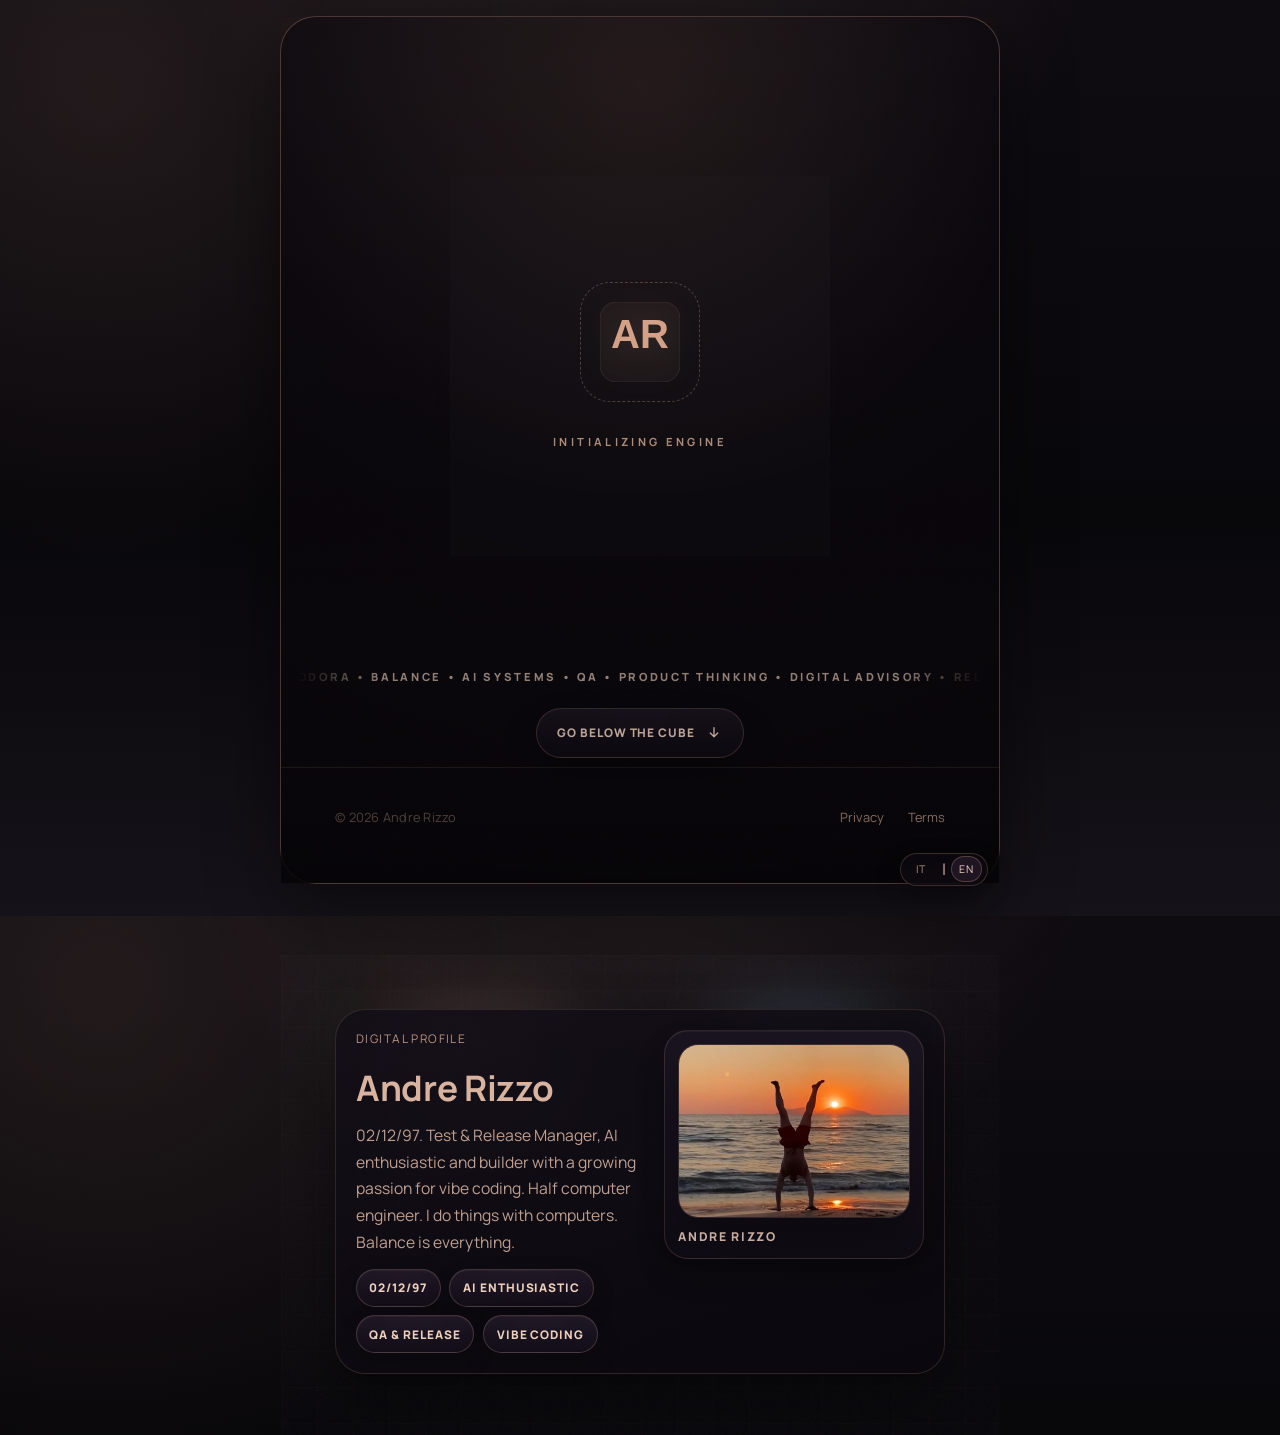
<file: index.html>
<!DOCTYPE html>
<html lang="en">
  <head>
    <meta charset="UTF-8" />
    <meta name="viewport" content="width=device-width, initial-scale=1" />
    <title>Andre Rizzo | mylinks</title>
    <meta name="description" content="Andre Rizzo. mylinks tra progetti digitali, experience e percorso professionale." data-meta="description" />
    <meta name="theme-color" content="#060a12" />

    <meta property="og:title" content="Andre Rizzo | mylinks" data-meta="og:title" />
    <meta property="og:description" content="mylinks tra progetti digitali, experience e percorso professionale." data-meta="og:description" />
    <meta property="og:type" content="website" />
    <meta property="og:locale" content="en_US" data-meta="og:locale" />
    <meta property="og:image" content="assets/andre-rizzo-beach-optimized.webp" />

    <meta name="twitter:card" content="summary_large_image" />
    <meta name="twitter:title" content="Andre Rizzo | mylinks" data-meta="twitter:title" />
    <meta name="twitter:description" content="mylinks tra progetti digitali, experience e percorso professionale." data-meta="twitter:description" />

    <link
      rel="icon"
      href="data:image/svg+xml,<svg xmlns='http://www.w3.org/2000/svg' viewBox='0 0 128 128'><rect width='128' height='128' rx='26' fill='%23060a12'/><text x='50%' y='58%' font-size='68' text-anchor='middle' fill='%23d3a289' font-family='Arial, sans-serif'>AR</text></svg>"
    />
    <link rel="stylesheet" href="css/main.css" />
    <script defer src="js/locales-bundle.js"></script>
    <script defer src="js/i18n.js"></script>
    <script defer src="js/main.js"></script>
  </head>
  <body class="is-cube-stage-open" data-page="home" data-i18n-title-key="meta.homeTitle" data-i18n-description-key="meta.homeDescription">
    <div class="page-shell">
      <div class="lang-switch" data-lang-switch data-i18n-aria-label="nav.languageSwitcher">
        <button type="button" class="lang-switch-btn" data-lang-option="it">IT</button>
        <span aria-hidden="true">|</span>
        <button type="button" class="lang-switch-btn" data-lang-option="en">EN</button>
      </div>

      <main class="portfolio-main main--cube-only">
        <section class="section section-cube" id="project-cube">
          <div class="container">
            <div class="cube-layout" data-reveal>
              <div class="cube-scene is-loading" data-cube-scene aria-busy="true">
                <div class="cube-loading" data-cube-loading aria-hidden="true">
                  <div class="cube-loading-logo">
                    <svg viewBox="0 0 128 128" width="80" height="80" xmlns="http://www.w3.org/2000/svg">
                        <rect width="128" height="128" rx="26" fill="rgba(214, 172, 150, 0.05)" stroke="rgba(214, 172, 150, 0.2)"/>
                        <text x="50%" y="58%" font-size="64" text-anchor="middle" fill="#d3a289" font-family="Arial, sans-serif" font-weight="bold">AR</text>
                    </svg>
                    <div class="cube-loading-wireframe"></div>
                  </div>
                  <span class="cube-loading-text">Initializing Engine</span>
                </div>
                <div class="project-cube" data-project-cube style="--cube-rx: -18deg; --cube-ry: -135deg;">
                  <article class="cube-face cube-face--front">
                    <div class="cube-face-surface cube-face-surface--cta">
                      <div class="cube-cta-card cube-cta-card--social">
                        <h3 class="cube-cta-title" data-i18n="cube.socialTitle">Stay connected</h3>
                        <div class="cube-social-icons">
                          <a href="https://www.instagram.com/ozzirr" class="cube-social-icon-link" data-external="true" data-cube-interactive aria-label="Instagram">
                            <svg viewBox="0 0 24 24" fill="none" xmlns="http://www.w3.org/2000/svg" stroke="currentColor" stroke-width="1.6">
                              <rect x="2" y="2" width="20" height="20" rx="5.5"/>
                              <circle cx="12" cy="12" r="4"/>
                              <circle cx="17.4" cy="6.6" r="1.1" fill="currentColor"/>
                            </svg>
                          </a>
                          <a href="https://www.linkedin.com/in/ozzirr/" class="cube-social-icon-link" data-external="true" data-cube-interactive aria-label="LinkedIn">
                            <svg viewBox="0 0 24 24" fill="currentColor" xmlns="http://www.w3.org/2000/svg">
                              <path d="M16 8a6 6 0 0 1 6 6v7h-4v-7a2 2 0 0 0-2-2 2 2 0 0 0-2 2v7h-4v-7a6 6 0 0 1 6-6z"/>
                              <rect x="2" y="9" width="4" height="12"/>
                              <circle cx="4" cy="4" r="2"/>
                            </svg>
                          </a>
                          <a href="https://github.com/ozzirr" class="cube-social-icon-link" data-external="true" data-cube-interactive aria-label="GitHub">
                            <svg viewBox="0 0 24 24" fill="currentColor" xmlns="http://www.w3.org/2000/svg">
                              <path fill-rule="evenodd" clip-rule="evenodd" d="M12 2C6.477 2 2 6.477 2 12c0 4.418 2.865 8.168 6.839 9.49.5.093.682-.217.682-.482 0-.237-.009-.868-.013-1.703-2.782.604-3.369-1.342-3.369-1.342-.454-1.155-1.11-1.463-1.11-1.463-.908-.62.069-.608.069-.608 1.004.07 1.532 1.032 1.532 1.032.892 1.53 2.341 1.088 2.91.832.092-.647.35-1.088.636-1.338-2.22-.253-4.555-1.11-4.555-4.943 0-1.091.39-1.984 1.029-2.683-.103-.253-.446-1.27.098-2.647 0 0 .84-.269 2.75 1.025A9.578 9.578 0 0 1 12 6.836c.85.004 1.705.115 2.504.337 1.909-1.294 2.747-1.025 2.747-1.025.546 1.377.202 2.394.1 2.647.64.699 1.028 1.592 1.028 2.683 0 3.842-2.339 4.687-4.566 4.935.359.309.678.919.678 1.852 0 1.336-.012 2.415-.012 2.741 0 .267.18.579.688.481C19.138 20.165 22 16.418 22 12c0-5.523-4.477-10-10-10z"/>
                            </svg>
                          </a>
                        </div>
                      </div>
                    </div>
                  </article>

                  <article class="cube-face cube-face--right">
                    <div class="cube-face-surface cube-face-surface--logo cube-face-surface--odora">
                      <span class="cube-face-logo-badge cube-face-logo-badge--odora">
                        <img src="assets/logos/logo_odora.png" alt="Odora.it" class="cube-face-logo-image cube-face-logo-image--odora" loading="eager" decoding="async" />
                      </span>
                      <div class="cube-face-body">
                        <p class="cube-face-kicker">DIGITAL PROJECT</p>
                        <h3 class="cube-face-title">Odora</h3>
                        <p class="cube-face-copy" data-i18n="cube.odoraCopy">Discovery UX, catalog logic and conversion-focused product browsing for fragrance lovers.</p>
                        <a class="cube-face-cta" href="odora.html" data-project-link="odora" data-cube-interactive>Details</a>
                      </div>
                    </div>
                  </article>

                  <article class="cube-face cube-face--back">
                    <div class="cube-face-surface cube-face-surface--balance">
                      <div class="cube-face-media cube-face-media--balance" aria-hidden="true">
                        <img
                          src="assets/projects/balance/banner-balance.webp"
                          alt="Balance preview"
                          class="cube-face-cover cube-face-cover--balance"
                          loading="eager"
                          decoding="async"
                        />
                      </div>
                      <div class="cube-face-body">
                        <p class="cube-face-kicker">DIGITAL PROJECT</p>
                        <h3 class="cube-face-title">Balance</h3>
                        <p class="cube-face-copy" data-i18n="cube.balanceCopy">Product design, visual system and app experience for a clearer personal finance journey.</p>
                        <a class="cube-face-cta" href="balance.html" data-project-link="balance" data-cube-interactive>Details</a>
                      </div>
                    </div>
                  </article>

                  <article class="cube-face cube-face--left">
                    <div class="cube-face-surface cube-face-surface--logo">
                      <span class="cube-face-logo-badge">
                        <img src="assets/logos/logo-generale-elettrica-optimized.webp" alt="Generale Elettrica" class="cube-face-logo-image" loading="eager" decoding="async" />
                      </span>
                      <div class="cube-face-body">
                        <p class="cube-face-kicker">DIGITAL PROJECT</p>
                        <h3 class="cube-face-title">Generale Elettrica</h3>
                        <p class="cube-face-copy" data-i18n="cube.generaleCopy">Commerce architecture, catalog clarity and operational integrations for industrial sales.</p>
                        <a class="cube-face-cta" href="generale-elettrica.html" data-project-link="generale" data-cube-interactive>Details</a>
                      </div>
                    </div>
                  </article>

                  <article class="cube-face cube-face--top">
                    <div class="cube-face-surface cube-face-surface--game">
                      <div class="cube-arcade-card" data-arcade-game>
                        <div class="cube-arcade-head">
                          <p class="cube-face-kicker" data-i18n="snake.kicker">Arcade game</p>
                          <p class="cube-arcade-chip" aria-hidden="true">
                            <span data-i18n="snake.scoreLabel">Score</span>
                            <span data-arcade-score>0</span>
                          </p>
                        </div>

                        <div class="cube-arcade-stage">
                          <canvas
                            class="cube-arcade-canvas"
                            data-arcade-canvas
                            data-cube-interactive
                            width="320"
                            height="208"
                            tabindex="0"
                            aria-label="Andre World mini game"
                            data-i18n-aria-label="snake.canvasAria"
                          ></canvas>
                          <div class="cube-arcade-status" data-arcade-status>Ready</div>
                        </div>

                        <div class="cube-arcade-meta">
                          <h3 class="cube-face-title cube-arcade-title" data-i18n="snake.title">Andre World</h3>
                          <p class="cube-face-copy cube-arcade-copy" data-i18n="snake.helper">
                            Salta tra 2R, Odora, Balance, QA, AI e blocker in un platform arcade costruito sul tuo percorso.
                          </p>
                        </div>

                        <div class="cube-arcade-actions">
                          <button type="button" class="cube-arcade-button" data-arcade-action data-cube-interactive>Play</button>
                          <p class="cube-arcade-hint" data-i18n="snake.tapHint">Tap or Space to jump</p>
                        </div>
                      </div>
                    </div>
                  </article>

                  <article class="cube-face cube-face--bottom">
                    <div class="cube-face-surface cube-face-surface--bottom-cap">
                       <div class="cube-bottom-logo">
                         <svg viewBox="0 0 128 128" width="64" height="64" xmlns="http://www.w3.org/2000/svg">
                            <text x="50%" y="60%" font-size="48" text-anchor="middle" fill="rgba(211, 162, 137, 0.4)" font-family="Arial, sans-serif" font-weight="bold">AR</text>
                         </svg>
                       </div>
                    </div>
                  </article>
                </div>
              </div>
              <div class="cube-marquee" aria-hidden="true">
                <div class="cube-marquee-track">
                  <span data-i18n="homeFlow.marquee">ODORA • BALANCE • AI SYSTEMS • QA • PRODUCT THINKING • DIGITAL ADVISORY • RELEASE FLOW • MYLINKS</span>
                  <span data-i18n="homeFlow.marquee">ODORA • BALANCE • AI SYSTEMS • QA • PRODUCT THINKING • DIGITAL ADVISORY • RELEASE FLOW • MYLINKS</span>
                </div>
              </div>
              <button type="button" class="cube-down-cta" data-scroll-target="home-story">
                <span data-i18n="homeFlow.scrollCta">Scendi sotto il cubo</span>
                <svg viewBox="0 0 24 24" aria-hidden="true">
                  <path d="M12 5v12m0 0 5-5m-5 5-5-5" fill="none" stroke="currentColor" stroke-width="1.8" stroke-linecap="round" stroke-linejoin="round"/>
                </svg>
              </button>
            </div>
          </div>
        </section>

        <section class="section section-home-story" id="home-story" data-reveal>
          <div class="container">
            <div class="home-story-shell">
              <div class="home-story-bio">
                <div class="home-story-head">
                  <p class="section-kicker" data-i18n="homeFlow.kicker">Profilo digitale</p>
                  <h2 class="section-title" data-i18n="homeFlow.title">Andre Rizzo</h2>
                  <p class="home-story-intro" data-i18n="homeFlow.intro">
                    02/12/97. Test &amp; Release Manager, AI enthusiastic e builder con una crescente passione per il vibe coding. Ingegnere informatico e mezzo. Faccio cose col computer. L'equilibrio e' tutto.
                  </p>
                  <div class="home-story-badges" aria-label="Profile signals">
                    <span class="home-story-badge" data-i18n="homeFlow.badges.birth">02/12/97</span>
                    <span class="home-story-badge" data-i18n="homeFlow.badges.ai">AI Enthusiastic</span>
                    <span class="home-story-badge" data-i18n="homeFlow.badges.qa">QA &amp; Release</span>
                    <span class="home-story-badge" data-i18n="homeFlow.badges.vibe">Vibe Coding</span>
                  </div>
                </div>

                <figure class="home-story-portrait" data-reveal style="--delay: 0.1s">
                  <img
                    src="assets/andre-rizzo-beach-optimized.webp"
                    alt="Andre Rizzo"
                    class="home-story-portrait-image"
                    loading="lazy"
                    decoding="async"
                  />
                  <figcaption class="home-story-portrait-caption" data-i18n="homeFlow.photoCaption">Andre Rizzo</figcaption>
                </figure>
              </div>
            </div>
          </div>
        </section>
      </main>

      <footer class="site-footer-v2">
        <div class="container">
          <div class="footer-v2-inner">
            <p class="footer-v2-copy">&copy; 2026 Andre Rizzo</p>
            <nav class="footer-v2-nav">
              <a href="privacy.html" class="footer-v2-link">Privacy</a>
              <a href="terms.html" class="footer-v2-link">Terms</a>
            </nav>
          </div>
        </div>
      </footer>
    </div>
  </body>
</html>
</file>
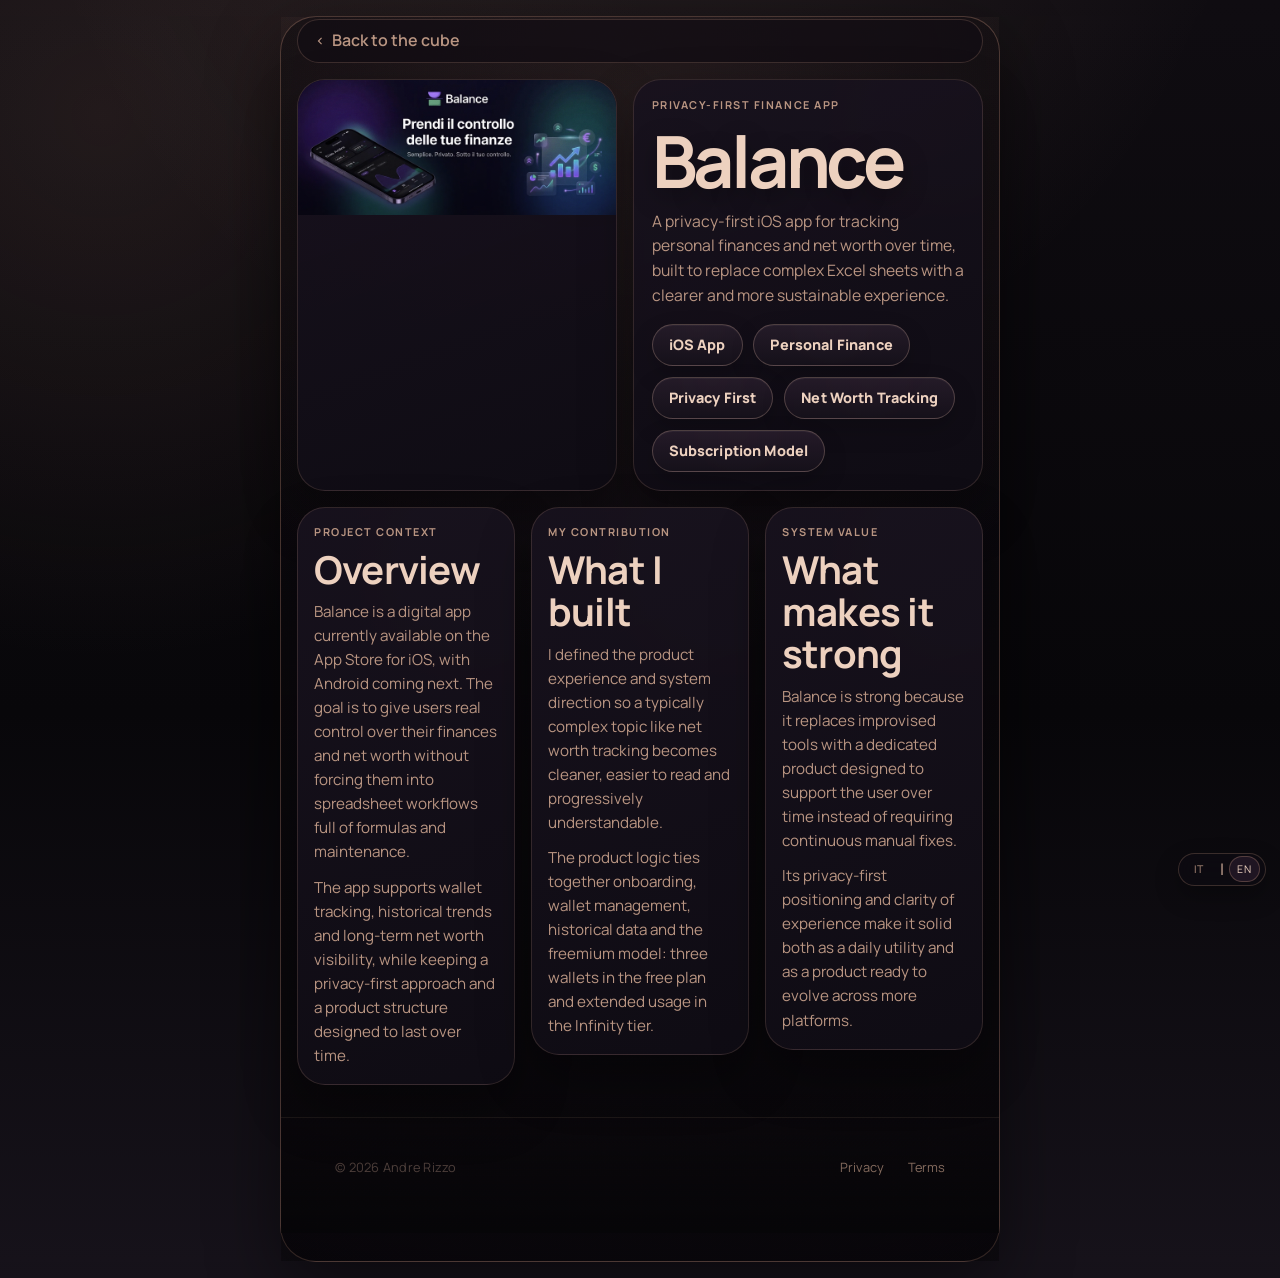
<file: balance.html>
<!DOCTYPE html>
<html lang="it">
  <head>
    <meta charset="UTF-8" />
    <meta name="viewport" content="width=device-width, initial-scale=1" />
    <title>Balance | Andre Rizzo</title>
    <meta
      name="description"
      content="Balance: app privacy-first per il controllo del patrimonio personale progettata da Andre Rizzo."
      data-meta="description"
    />
    <meta name="theme-color" content="#060a12" />

    <meta property="og:title" content="Balance | Andre Rizzo" data-meta="og:title" />
    <meta
      property="og:description"
      content="Balance: app privacy-first per il controllo del patrimonio personale progettata da Andre Rizzo."
      data-meta="og:description"
    />
    <meta property="og:type" content="website" />
    <meta property="og:locale" content="it_IT" data-meta="og:locale" />
    <meta property="og:image" content="assets/projects/balance/banner-balance.webp" />

    <meta name="twitter:card" content="summary_large_image" />
    <meta name="twitter:title" content="Balance | Andre Rizzo" data-meta="twitter:title" />
    <meta
      name="twitter:description"
      content="Balance: app privacy-first per il controllo del patrimonio personale progettata da Andre Rizzo."
      data-meta="twitter:description"
    />

    <link
      rel="icon"
      href="data:image/svg+xml,<svg xmlns='http://www.w3.org/2000/svg' viewBox='0 0 128 128'><rect width='128' height='128' rx='26' fill='%23060a12'/><text x='50%' y='58%' font-size='68' text-anchor='middle' fill='%23d3a289' font-family='Arial, sans-serif'>AR</text></svg>"
    />
    <link rel="stylesheet" href="css/main.css" />
    <script defer src="js/locales-bundle.js"></script>
    <script defer src="js/i18n.js"></script>
    <script defer src="js/main.js"></script>
  </head>
  <body data-page="project-detail" data-project-key="balance">
    <div class="page-shell">
      <div class="lang-switch" data-lang-switch data-i18n-aria-label="nav.languageSwitcher">
        <button type="button" class="lang-switch-btn" data-lang-option="it">IT</button>
        <span aria-hidden="true">|</span>
        <button type="button" class="lang-switch-btn" data-lang-option="en">EN</button>
      </div>

      <main class="project-page" data-project-detail-root data-project-key="balance">
        <div class="project-main">
          <header class="project-topbar" data-reveal style="--delay: 0.02s">
            <a href="index.html" class="cv-back-link" data-project-home-link>
              <svg viewBox="0 0 24 24" aria-hidden="true"><path d="M15.4 7.4 14 6l-6 6 6 6 1.4-1.4L10.8 12z" fill="currentColor"/></svg>
              <span data-i18n="projectPage.backHome">Torna al cubo</span>
            </a>
          </header>

          <section class="project-hero-grid">
            <article class="project-hero-card project-hero-card--media" data-reveal style="--delay: 0.05s">
              <div class="project-media-frame" data-project-image-wrap>
                <img src="assets/projects/balance/banner-balance.webp" alt="Balance preview" class="project-hero-image" data-project-image loading="eager" decoding="async" />
              </div>
            </article>

            <article class="project-hero-card" data-reveal style="--delay: 0.08s">
              <p class="cv-card-kicker" data-project-kicker>Digital project</p>
              <h1 class="cv-hero-title" data-project-title>Balance</h1>
              <p class="project-summary" data-project-summary></p>
              <div class="cv-chip-row project-tags" data-project-tags></div>
            </article>
          </section>

          <section class="project-story-grid">
            <article class="project-story-card" data-reveal style="--delay: 0.1s">
              <p class="cv-card-kicker" data-i18n="projectPage.sections.overview.kicker">Project context</p>
              <h2 class="cv-section-title" data-i18n="projectPage.sections.overview.title">Overview</h2>
              <div class="project-richtext" data-project-overview></div>
            </article>

            <article class="project-story-card" data-reveal style="--delay: 0.12s">
              <p class="cv-card-kicker" data-i18n="projectPage.sections.work.kicker">My contribution</p>
              <h2 class="cv-section-title" data-i18n="projectPage.sections.work.title">What I built</h2>
              <div class="project-richtext" data-project-work></div>
            </article>

            <article class="project-story-card" data-reveal style="--delay: 0.14s">
              <p class="cv-card-kicker" data-i18n="projectPage.sections.outcome.kicker">System value</p>
              <h2 class="cv-section-title" data-i18n="projectPage.sections.outcome.title">What makes it strong</h2>
              <div class="project-richtext" data-project-outcome></div>
            </article>
          </section>
        </div>
      </main>

      <footer class="site-footer-v2">
        <div class="container">
          <div class="footer-v2-inner">
            <p class="footer-v2-copy">&copy; 2026 Andre Rizzo</p>
            <nav class="footer-v2-nav">
              <a href="privacy.html" class="footer-v2-link">Privacy</a>
              <a href="terms.html" class="footer-v2-link">Terms</a>
            </nav>
          </div>
        </div>
      </footer>
    </div>
  </body>
</html>
</file>
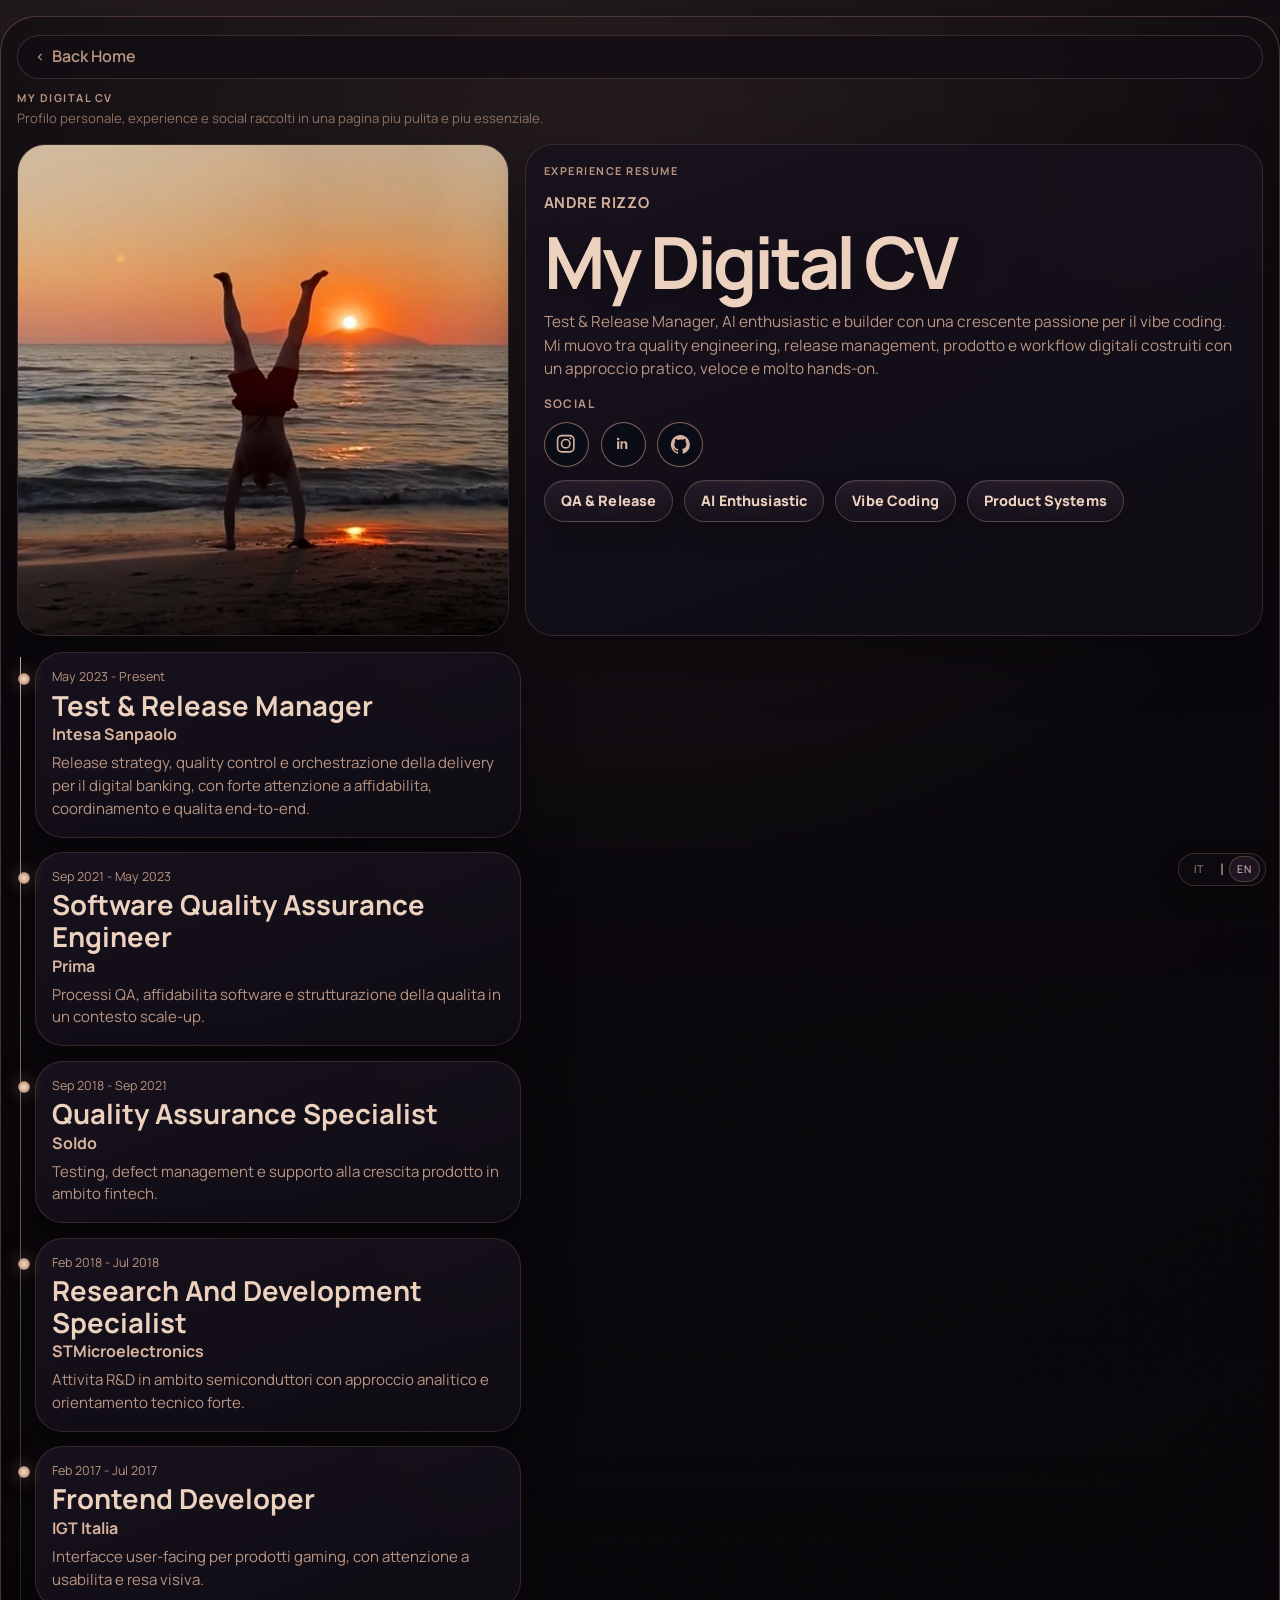
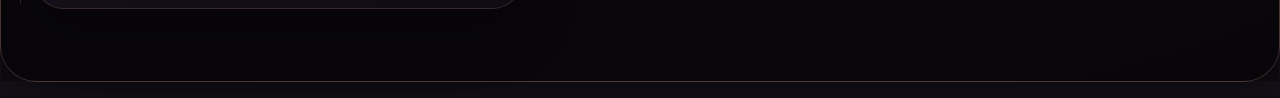
<file: digital-cv.html>
<!DOCTYPE html>
<html lang="it">
  <head>
    <meta charset="UTF-8" />
    <meta name="viewport" content="width=device-width, initial-scale=1" />
    <title>Andre Rizzo | My Digital CV</title>
    <meta
      name="description"
      content="My Digital CV di Andre Rizzo: experience, profilo, social e percorso tra QA, AI e vibe coding."
      data-meta="description"
    />
    <meta name="theme-color" content="#060a12" />

    <meta property="og:title" content="Andre Rizzo | My Digital CV" data-meta="og:title" />
    <meta
      property="og:description"
      content="Experience, profilo, social e percorso di Andre Rizzo tra QA, AI e vibe coding."
      data-meta="og:description"
    />
    <meta property="og:type" content="website" />
    <meta property="og:locale" content="it_IT" data-meta="og:locale" />
    <meta property="og:image" content="assets/andre-rizzo-beach-optimized.webp" />

    <meta name="twitter:card" content="summary_large_image" />
    <meta name="twitter:title" content="Andre Rizzo | My Digital CV" data-meta="twitter:title" />
    <meta
      name="twitter:description"
      content="Experience, profilo, social e percorso di Andre Rizzo tra QA, AI e vibe coding."
      data-meta="twitter:description"
    />

    <link
      rel="icon"
      href="data:image/svg+xml,<svg xmlns='http://www.w3.org/2000/svg' viewBox='0 0 128 128'><rect width='128' height='128' rx='26' fill='%23060a12'/><text x='50%' y='58%' font-size='68' text-anchor='middle' fill='%23d3a289' font-family='Arial, sans-serif'>AR</text></svg>"
    />
    <link rel="stylesheet" href="css/main.css" />
    <script defer src="js/locales-bundle.js"></script>
    <script defer src="js/i18n.js"></script>
    <script defer src="js/main.js"></script>
  </head>
  <body data-page="digital-cv">
    <div class="page-shell cv-shell">
      <div class="lang-switch" data-lang-switch data-i18n-aria-label="nav.languageSwitcher">
        <button type="button" class="lang-switch-btn" data-lang-option="it">IT</button>
        <span aria-hidden="true">|</span>
        <button type="button" class="lang-switch-btn" data-lang-option="en">EN</button>
      </div>

      <main class="cv-page">
        <div class="cv-main">
          <header class="cv-topbar" data-reveal style="--delay: 0.02s">
            <a href="index.html" class="cv-back-link">
              <svg viewBox="0 0 24 24" aria-hidden="true"><path d="M15.4 7.4 14 6l-6 6 6 6 1.4-1.4L10.8 12z" fill="currentColor"/></svg>
              <span>Back Home</span>
            </a>
            <div class="cv-topbar-copy">
              <span class="cv-topbar-kicker">My Digital CV</span>
              <span class="cv-topbar-note">Profilo personale, experience e social raccolti in una pagina piu pulita e piu essenziale.</span>
            </div>
          </header>

          <section class="cv-intro-grid">
            <article class="cv-profile-card cv-profile-card--hero" data-reveal style="--delay: 0.05s">
              <div class="cv-profile-media cv-profile-media--hero">
                <img src="assets/andre-rizzo-beach-optimized.webp" alt="Andre Rizzo al tramonto sul mare" class="cv-profile-image" loading="eager" />
              </div>
            </article>

            <article class="cv-intro-card" data-reveal style="--delay: 0.08s">
              <p class="cv-card-kicker">Experience resume</p>
              <p class="cv-intro-eyebrow">Andre Rizzo</p>
              <h1 class="cv-hero-title">My Digital CV</h1>
              <p class="cv-profile-copy">
                Test &amp; Release Manager, AI enthusiastic e builder con una crescente passione per il vibe coding.
                Mi muovo tra quality engineering, release management, prodotto e workflow digitali costruiti con un
                approccio pratico, veloce e molto hands-on.
              </p>

              <div class="cv-social-block">
                <p class="cv-social-title">Social</p>
                <div class="social-row cv-social-row" aria-label="Social links">
                  <a href="https://www.instagram.com/ozzirr" class="social-link social-link--instagram" data-external="true" aria-label="Instagram" title="Instagram">
                    <svg viewBox="0 0 24 24" aria-hidden="true">
                      <path
                        d="M7.5 2h9A5.5 5.5 0 0 1 22 7.5v9A5.5 5.5 0 0 1 16.5 22h-9A5.5 5.5 0 0 1 2 16.5v-9A5.5 5.5 0 0 1 7.5 2Zm0 1.8A3.7 3.7 0 0 0 3.8 7.5v9a3.7 3.7 0 0 0 3.7 3.7h9a3.7 3.7 0 0 0 3.7-3.7v-9a3.7 3.7 0 0 0-3.7-3.7Zm9.65 1.35a1.05 1.05 0 1 1 0 2.1 1.05 1.05 0 0 1 0-2.1ZM12 6.4A5.6 5.6 0 1 1 6.4 12 5.61 5.61 0 0 1 12 6.4Zm0 1.8A3.8 3.8 0 1 0 15.8 12 3.8 3.8 0 0 0 12 8.2Z"
                      />
                    </svg>
                  </a>
                  <a href="https://www.linkedin.com/in/ozzirr/" class="social-link social-link--linkedin" data-external="true" aria-label="LinkedIn" title="LinkedIn">
                    <svg viewBox="0 0 24 24" aria-hidden="true">
                      <path
                        d="M6.45 7.75A1.55 1.55 0 1 1 6.44 4.65a1.55 1.55 0 0 1 .01 3.1ZM5.1 9.18h2.7v9.72H5.1Zm4.39 0h2.59v1.33h.04c.36-.68 1.25-1.56 2.58-1.56 2.76 0 3.27 1.82 3.27 4.18v5.77h-2.69v-5.11c0-1.22-.02-2.79-1.7-2.79-1.71 0-1.97 1.33-1.97 2.7v5.2H9.49Z"
                      />
                    </svg>
                  </a>
                  <a href="https://github.com/ozzirr" class="social-link social-link--github" data-external="true" aria-label="GitHub" title="GitHub">
                    <svg viewBox="0 0 24 24" aria-hidden="true">
                      <path
                        d="M12 2C6.48 2 2 6.6 2 12.27c0 4.53 2.87 8.37 6.84 9.73.5.1.68-.22.68-.49 0-.24-.01-1.03-.01-1.86-2.78.62-3.37-1.21-3.37-1.21-.45-1.19-1.11-1.5-1.11-1.5-.91-.64.07-.63.07-.63 1 .07 1.53 1.06 1.53 1.06.9 1.57 2.35 1.12 2.92.86.09-.67.35-1.12.63-1.38-2.22-.26-4.56-1.14-4.56-5.08 0-1.12.39-2.03 1.03-2.75-.1-.26-.45-1.31.1-2.73 0 0 .84-.28 2.75 1.05A9.3 9.3 0 0 1 12 6.84c.85 0 1.71.12 2.51.36 1.91-1.33 2.75-1.05 2.75-1.05.55 1.42.2 2.47.1 2.73.64.72 1.03 1.63 1.03 2.75 0 3.95-2.35 4.81-4.58 5.07.36.32.68.95.68 1.92 0 1.39-.01 2.51-.01 2.85 0 .27.18.59.69.49A10.28 10.28 0 0 0 22 12.27C22 6.6 17.52 2 12 2Z"
                      />
                    </svg>
                  </a>
                </div>
              </div>

              <div class="cv-chip-row" aria-label="Profile summary">
                <span class="cv-chip">QA &amp; Release</span>
                <span class="cv-chip">AI Enthusiastic</span>
                <span class="cv-chip">Vibe Coding</span>
                <span class="cv-chip">Product Systems</span>
              </div>
            </article>
          </section>

          <section class="cv-hero-grid cv-hero-grid--single" id="experience">
            <section class="cv-timeline-column">
              <div class="cv-timeline">
                <article class="cv-timeline-card" data-reveal style="--delay: 0.14s">
                  <p class="cv-card-period">May 2023 - Present</p>
                  <h3>Test &amp; Release Manager</h3>
                  <p class="cv-card-company">Intesa Sanpaolo</p>
                  <p class="cv-card-copy">Release strategy, quality control e orchestrazione della delivery per il digital banking, con forte attenzione a affidabilita, coordinamento e qualita end-to-end.</p>
                </article>

                <article class="cv-timeline-card" data-reveal style="--delay: 0.18s">
                  <p class="cv-card-period">Sep 2021 - May 2023</p>
                  <h3>Software Quality Assurance Engineer</h3>
                  <p class="cv-card-company">Prima</p>
                  <p class="cv-card-copy">Processi QA, affidabilita software e strutturazione della qualita in un contesto scale-up.</p>
                </article>

                <article class="cv-timeline-card" data-reveal style="--delay: 0.22s">
                  <p class="cv-card-period">Sep 2018 - Sep 2021</p>
                  <h3>Quality Assurance Specialist</h3>
                  <p class="cv-card-company">Soldo</p>
                  <p class="cv-card-copy">Testing, defect management e supporto alla crescita prodotto in ambito fintech.</p>
                </article>

                <article class="cv-timeline-card" data-reveal style="--delay: 0.26s">
                  <p class="cv-card-period">Feb 2018 - Jul 2018</p>
                  <h3>Research And Development Specialist</h3>
                  <p class="cv-card-company">STMicroelectronics</p>
                  <p class="cv-card-copy">Attivita R&amp;D in ambito semiconduttori con approccio analitico e orientamento tecnico forte.</p>
                </article>

                <article class="cv-timeline-card" data-reveal style="--delay: 0.3s">
                  <p class="cv-card-period">Feb 2017 - Jul 2017</p>
                  <h3>Frontend Developer</h3>
                  <p class="cv-card-company">IGT Italia</p>
                  <p class="cv-card-copy">Interfacce user-facing per prodotti gaming, con attenzione a usabilita e resa visiva.</p>
                </article>
              </div>
            </section>
          </section>
        </div>
      </main>
    </div>
  </body>
</html>
</file>
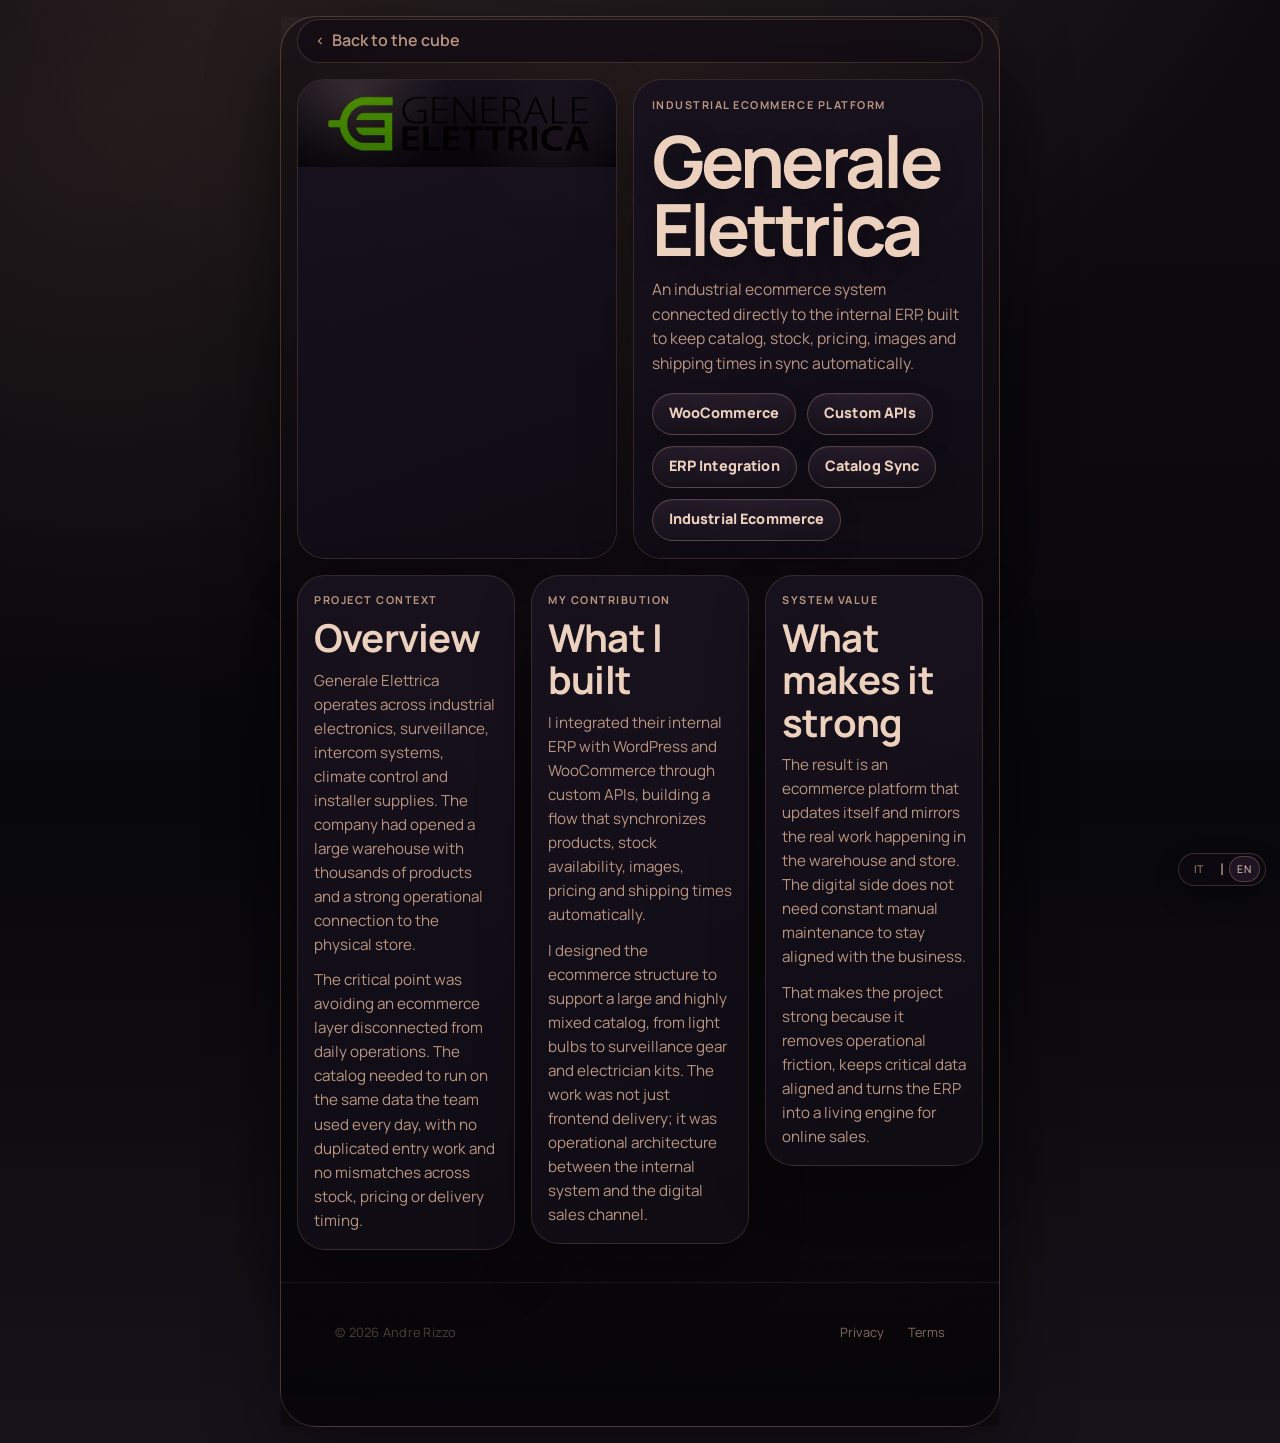
<file: generale-elettrica.html>
<!DOCTYPE html>
<html lang="it">
  <head>
    <meta charset="UTF-8" />
    <meta name="viewport" content="width=device-width, initial-scale=1" />
    <title>Generale Elettrica | Andre Rizzo</title>
    <meta
      name="description"
      content="Generale Elettrica: e-commerce industriale integrato al gestionale, progettato e sviluppato da Andre Rizzo."
      data-meta="description"
    />
    <meta name="theme-color" content="#060a12" />

    <meta property="og:title" content="Generale Elettrica | Andre Rizzo" data-meta="og:title" />
    <meta
      property="og:description"
      content="Generale Elettrica: e-commerce industriale integrato al gestionale, progettato e sviluppato da Andre Rizzo."
      data-meta="og:description"
    />
    <meta property="og:type" content="website" />
    <meta property="og:locale" content="it_IT" data-meta="og:locale" />
    <meta property="og:image" content="assets/logos/logo-generale-elettrica-optimized.webp" />

    <meta name="twitter:card" content="summary_large_image" />
    <meta name="twitter:title" content="Generale Elettrica | Andre Rizzo" data-meta="twitter:title" />
    <meta
      name="twitter:description"
      content="Generale Elettrica: e-commerce industriale integrato al gestionale, progettato e sviluppato da Andre Rizzo."
      data-meta="twitter:description"
    />

    <link
      rel="icon"
      href="data:image/svg+xml,<svg xmlns='http://www.w3.org/2000/svg' viewBox='0 0 128 128'><rect width='128' height='128' rx='26' fill='%23060a12'/><text x='50%' y='58%' font-size='68' text-anchor='middle' fill='%23d3a289' font-family='Arial, sans-serif'>AR</text></svg>"
    />
    <link rel="stylesheet" href="css/main.css" />
    <script defer src="js/locales-bundle.js"></script>
    <script defer src="js/i18n.js"></script>
    <script defer src="js/main.js"></script>
  </head>
  <body data-page="project-detail" data-project-key="generale">
    <div class="page-shell">
      <div class="lang-switch" data-lang-switch data-i18n-aria-label="nav.languageSwitcher">
        <button type="button" class="lang-switch-btn" data-lang-option="it">IT</button>
        <span aria-hidden="true">|</span>
        <button type="button" class="lang-switch-btn" data-lang-option="en">EN</button>
      </div>

      <main class="project-page" data-project-detail-root data-project-key="generale">
        <div class="project-main">
          <header class="project-topbar" data-reveal style="--delay: 0.02s">
            <a href="index.html" class="cv-back-link" data-project-home-link>
              <svg viewBox="0 0 24 24" aria-hidden="true"><path d="M15.4 7.4 14 6l-6 6 6 6 1.4-1.4L10.8 12z" fill="currentColor"/></svg>
              <span data-i18n="projectPage.backHome">Torna al cubo</span>
            </a>
          </header>

          <section class="project-hero-grid">
            <article class="project-hero-card project-hero-card--media" data-reveal style="--delay: 0.05s">
              <div class="project-media-frame" data-project-image-wrap>
                <img src="assets/logos/logo-generale-elettrica-optimized.webp" alt="Generale Elettrica" class="project-hero-image" data-project-image loading="eager" decoding="async" />
              </div>
            </article>

            <article class="project-hero-card" data-reveal style="--delay: 0.08s">
              <p class="cv-card-kicker" data-project-kicker>Digital project</p>
              <h1 class="cv-hero-title" data-project-title>Generale Elettrica</h1>
              <p class="project-summary" data-project-summary></p>
              <div class="cv-chip-row project-tags" data-project-tags></div>
            </article>
          </section>

          <section class="project-story-grid">
            <article class="project-story-card" data-reveal style="--delay: 0.1s">
              <p class="cv-card-kicker" data-i18n="projectPage.sections.overview.kicker">Project context</p>
              <h2 class="cv-section-title" data-i18n="projectPage.sections.overview.title">Overview</h2>
              <div class="project-richtext" data-project-overview></div>
            </article>

            <article class="project-story-card" data-reveal style="--delay: 0.12s">
              <p class="cv-card-kicker" data-i18n="projectPage.sections.work.kicker">My contribution</p>
              <h2 class="cv-section-title" data-i18n="projectPage.sections.work.title">What I built</h2>
              <div class="project-richtext" data-project-work></div>
            </article>

            <article class="project-story-card" data-reveal style="--delay: 0.14s">
              <p class="cv-card-kicker" data-i18n="projectPage.sections.outcome.kicker">System value</p>
              <h2 class="cv-section-title" data-i18n="projectPage.sections.outcome.title">What makes it strong</h2>
              <div class="project-richtext" data-project-outcome></div>
            </article>
          </section>
        </div>
      </main>

      <footer class="site-footer-v2">
        <div class="container">
          <div class="footer-v2-inner">
            <p class="footer-v2-copy">&copy; 2026 Andre Rizzo</p>
            <nav class="footer-v2-nav">
              <a href="privacy.html" class="footer-v2-link">Privacy</a>
              <a href="terms.html" class="footer-v2-link">Terms</a>
            </nav>
          </div>
        </div>
      </footer>
    </div>
  </body>
</html>
</file>
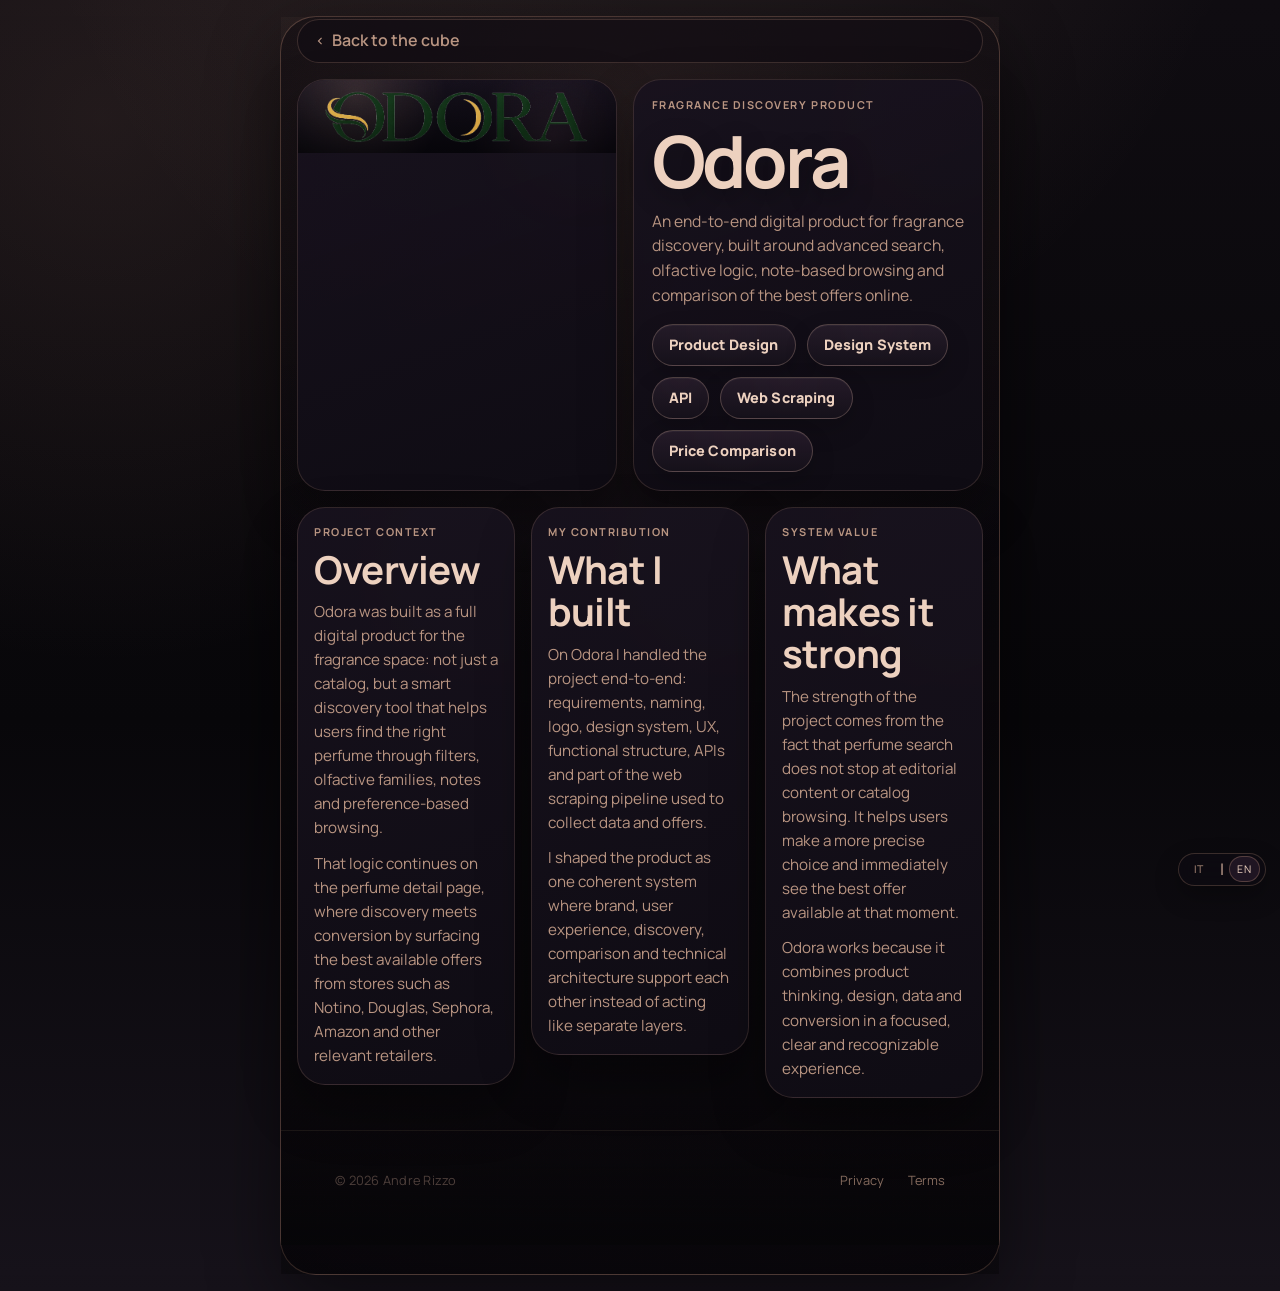
<file: odora.html>
<!DOCTYPE html>
<html lang="it">
  <head>
    <meta charset="UTF-8" />
    <meta name="viewport" content="width=device-width, initial-scale=1" />
    <title>Odora | Andre Rizzo</title>
    <meta
      name="description"
      content="Odora: fragrance discovery, catalog logic e comparazione offerte sviluppati da Andre Rizzo."
      data-meta="description"
    />
    <meta name="theme-color" content="#060a12" />

    <meta property="og:title" content="Odora | Andre Rizzo" data-meta="og:title" />
    <meta
      property="og:description"
      content="Odora: fragrance discovery, catalog logic e comparazione offerte sviluppati da Andre Rizzo."
      data-meta="og:description"
    />
    <meta property="og:type" content="website" />
    <meta property="og:locale" content="it_IT" data-meta="og:locale" />
    <meta property="og:image" content="assets/logos/logo_odora.png" />

    <meta name="twitter:card" content="summary_large_image" />
    <meta name="twitter:title" content="Odora | Andre Rizzo" data-meta="twitter:title" />
    <meta
      name="twitter:description"
      content="Odora: fragrance discovery, catalog logic e comparazione offerte sviluppati da Andre Rizzo."
      data-meta="twitter:description"
    />

    <link
      rel="icon"
      href="data:image/svg+xml,<svg xmlns='http://www.w3.org/2000/svg' viewBox='0 0 128 128'><rect width='128' height='128' rx='26' fill='%23060a12'/><text x='50%' y='58%' font-size='68' text-anchor='middle' fill='%23d3a289' font-family='Arial, sans-serif'>AR</text></svg>"
    />
    <link rel="stylesheet" href="css/main.css" />
    <script defer src="js/locales-bundle.js"></script>
    <script defer src="js/i18n.js"></script>
    <script defer src="js/main.js"></script>
  </head>
  <body data-page="project-detail" data-project-key="odora">
    <div class="page-shell">
      <div class="lang-switch" data-lang-switch data-i18n-aria-label="nav.languageSwitcher">
        <button type="button" class="lang-switch-btn" data-lang-option="it">IT</button>
        <span aria-hidden="true">|</span>
        <button type="button" class="lang-switch-btn" data-lang-option="en">EN</button>
      </div>

      <main class="project-page" data-project-detail-root data-project-key="odora">
        <div class="project-main">
          <header class="project-topbar" data-reveal style="--delay: 0.02s">
            <a href="index.html" class="cv-back-link" data-project-home-link>
              <svg viewBox="0 0 24 24" aria-hidden="true"><path d="M15.4 7.4 14 6l-6 6 6 6 1.4-1.4L10.8 12z" fill="currentColor"/></svg>
              <span data-i18n="projectPage.backHome">Torna al cubo</span>
            </a>
          </header>

          <section class="project-hero-grid">
            <article class="project-hero-card project-hero-card--media" data-reveal style="--delay: 0.05s">
              <div class="project-media-frame" data-project-image-wrap>
                <img src="assets/logos/logo_odora.png" alt="Odora" class="project-hero-image" data-project-image loading="eager" decoding="async" />
              </div>
            </article>

            <article class="project-hero-card" data-reveal style="--delay: 0.08s">
              <p class="cv-card-kicker" data-project-kicker>Digital project</p>
              <h1 class="cv-hero-title" data-project-title>Odora</h1>
              <p class="project-summary" data-project-summary></p>
              <div class="cv-chip-row project-tags" data-project-tags></div>
            </article>
          </section>

          <section class="project-story-grid">
            <article class="project-story-card" data-reveal style="--delay: 0.1s">
              <p class="cv-card-kicker" data-i18n="projectPage.sections.overview.kicker">Project context</p>
              <h2 class="cv-section-title" data-i18n="projectPage.sections.overview.title">Overview</h2>
              <div class="project-richtext" data-project-overview></div>
            </article>

            <article class="project-story-card" data-reveal style="--delay: 0.12s">
              <p class="cv-card-kicker" data-i18n="projectPage.sections.work.kicker">My contribution</p>
              <h2 class="cv-section-title" data-i18n="projectPage.sections.work.title">What I built</h2>
              <div class="project-richtext" data-project-work></div>
            </article>

            <article class="project-story-card" data-reveal style="--delay: 0.14s">
              <p class="cv-card-kicker" data-i18n="projectPage.sections.outcome.kicker">System value</p>
              <h2 class="cv-section-title" data-i18n="projectPage.sections.outcome.title">What makes it strong</h2>
              <div class="project-richtext" data-project-outcome></div>
            </article>
          </section>
        </div>
      </main>

      <footer class="site-footer-v2">
        <div class="container">
          <div class="footer-v2-inner">
            <p class="footer-v2-copy">&copy; 2026 Andre Rizzo</p>
            <nav class="footer-v2-nav">
              <a href="privacy.html" class="footer-v2-link">Privacy</a>
              <a href="terms.html" class="footer-v2-link">Terms</a>
            </nav>
          </div>
        </div>
      </footer>
    </div>
  </body>
</html>
</file>
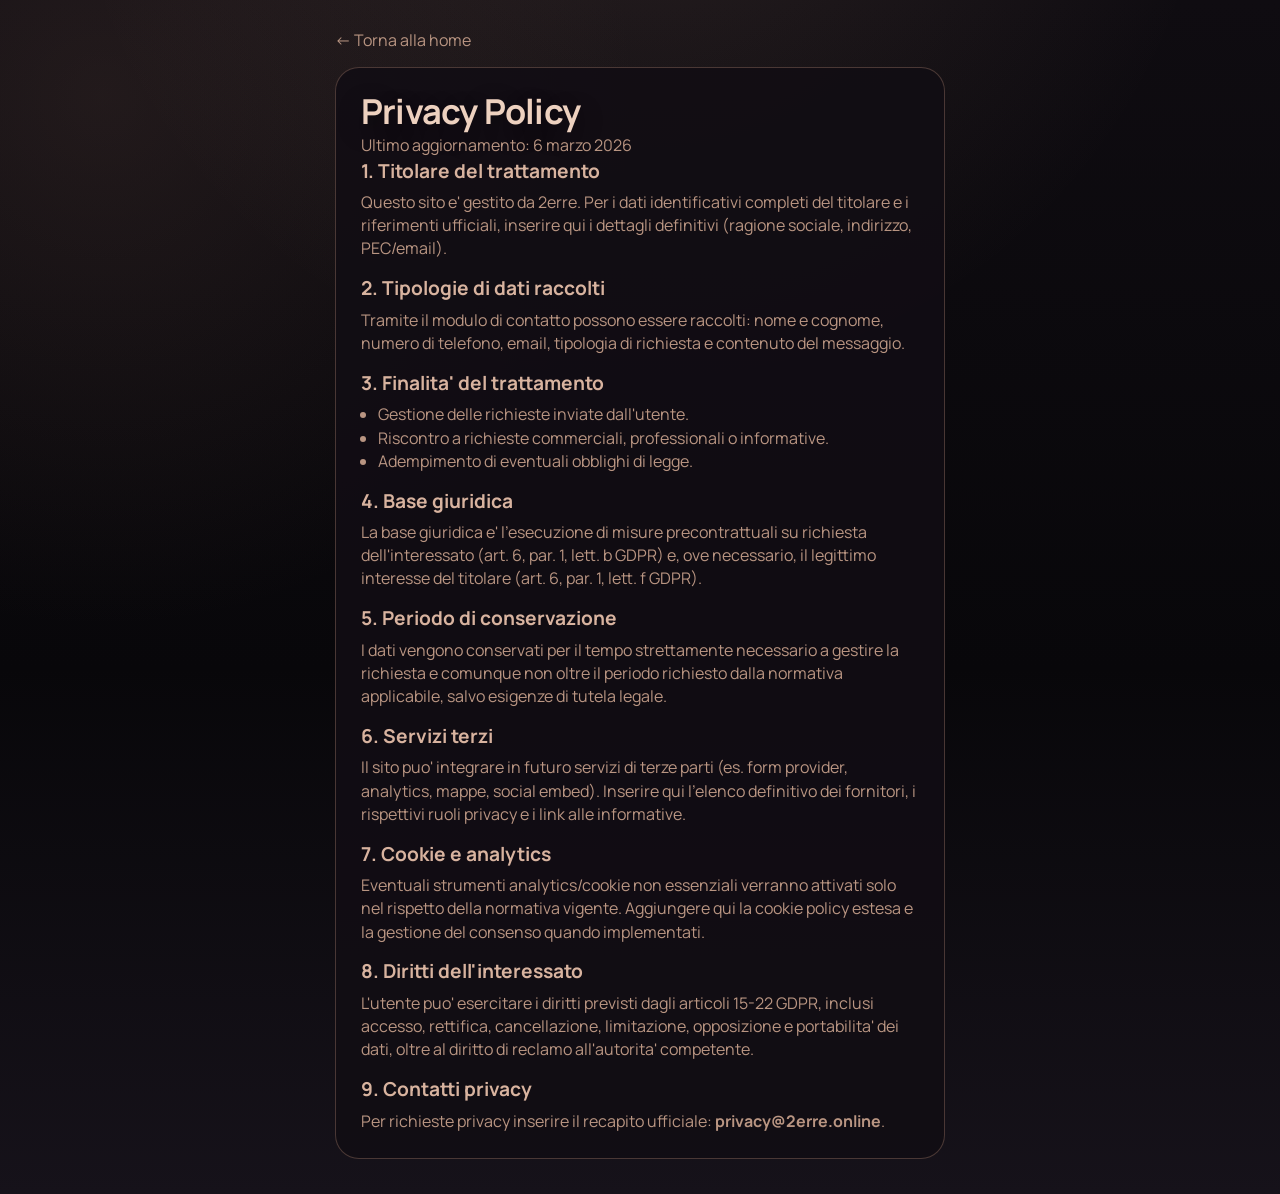
<file: privacy.html>
<!DOCTYPE html>
<html lang="it">
  <head>
    <meta charset="UTF-8" />
    <meta name="viewport" content="width=device-width, initial-scale=1" />
    <title>Privacy Policy | 2erre</title>
    <meta
      name="description"
      content="Informativa privacy del sito 2erre: trattamento dati, finalita', diritti utente e contatti."
    />
    <meta name="theme-color" content="#0b1020" />
    <link rel="stylesheet" href="css/main.css" />
    <script defer src="js/main.js"></script>
  </head>
  <body>
    <main class="legal-page">
      <div class="container">
        <a href="index.html" class="legal-back">&larr; Torna alla home</a>

        <article class="legal-card" data-reveal>
          <h1>Privacy Policy</h1>
          <p>Ultimo aggiornamento: 6 marzo 2026</p>

          <section>
            <h2>1. Titolare del trattamento</h2>
            <p>
              Questo sito e' gestito da 2erre. Per i dati identificativi completi del titolare e i riferimenti
              ufficiali, inserire qui i dettagli definitivi (ragione sociale, indirizzo, PEC/email).
            </p>
          </section>

          <section>
            <h2>2. Tipologie di dati raccolti</h2>
            <p>
              Tramite il modulo di contatto possono essere raccolti: nome e cognome, numero di telefono, email,
              tipologia di richiesta e contenuto del messaggio.
            </p>
          </section>

          <section>
            <h2>3. Finalita' del trattamento</h2>
            <ul>
              <li>Gestione delle richieste inviate dall'utente.</li>
              <li>Riscontro a richieste commerciali, professionali o informative.</li>
              <li>Adempimento di eventuali obblighi di legge.</li>
            </ul>
          </section>

          <section>
            <h2>4. Base giuridica</h2>
            <p>
              La base giuridica e' l'esecuzione di misure precontrattuali su richiesta dell'interessato (art. 6, par. 1,
              lett. b GDPR) e, ove necessario, il legittimo interesse del titolare (art. 6, par. 1, lett. f GDPR).
            </p>
          </section>

          <section>
            <h2>5. Periodo di conservazione</h2>
            <p>
              I dati vengono conservati per il tempo strettamente necessario a gestire la richiesta e comunque non oltre
              il periodo richiesto dalla normativa applicabile, salvo esigenze di tutela legale.
            </p>
          </section>

          <section>
            <h2>6. Servizi terzi</h2>
            <p>
              Il sito puo' integrare in futuro servizi di terze parti (es. form provider, analytics, mappe, social
              embed). Inserire qui l'elenco definitivo dei fornitori, i rispettivi ruoli privacy e i link alle
              informative.
            </p>
          </section>

          <section>
            <h2>7. Cookie e analytics</h2>
            <p>
              Eventuali strumenti analytics/cookie non essenziali verranno attivati solo nel rispetto della normativa
              vigente. Aggiungere qui la cookie policy estesa e la gestione del consenso quando implementati.
            </p>
          </section>

          <section>
            <h2>8. Diritti dell'interessato</h2>
            <p>
              L'utente puo' esercitare i diritti previsti dagli articoli 15-22 GDPR, inclusi accesso, rettifica,
              cancellazione, limitazione, opposizione e portabilita' dei dati, oltre al diritto di reclamo all'autorita'
              competente.
            </p>
          </section>

          <section>
            <h2>9. Contatti privacy</h2>
            <p>
              Per richieste privacy inserire il recapito ufficiale: <strong>privacy@2erre.online</strong>.
            </p>
          </section>
        </article>
      </div>
    </main>
  </body>
</html>
</file>
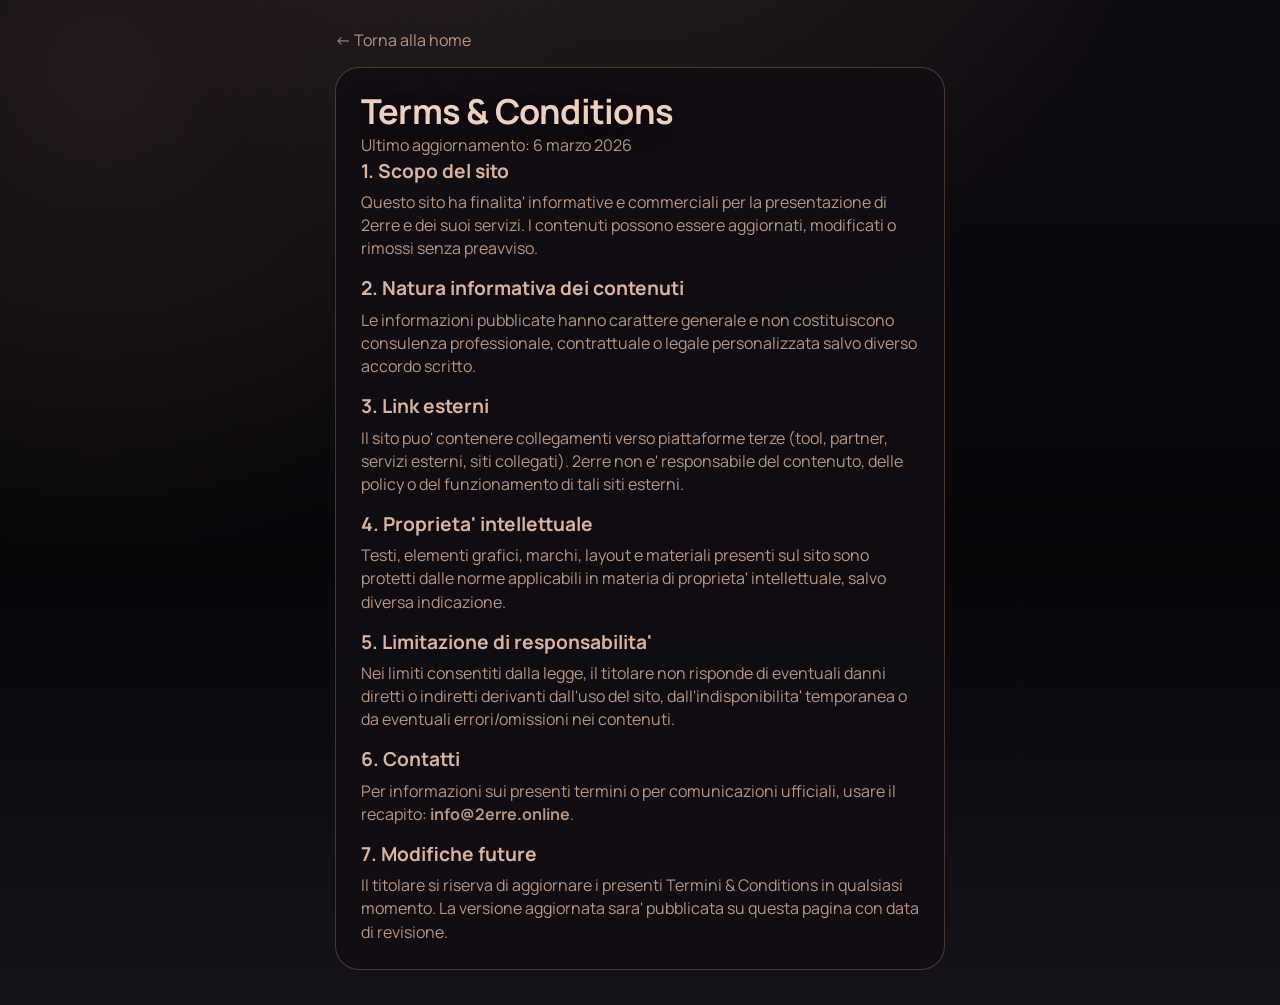
<file: terms.html>
<!DOCTYPE html>
<html lang="it">
  <head>
    <meta charset="UTF-8" />
    <meta name="viewport" content="width=device-width, initial-scale=1" />
    <title>Terms &amp; Conditions | 2erre</title>
    <meta
      name="description"
      content="Termini e condizioni del sito 2erre: finalita' del sito, responsabilita', proprieta' intellettuale e contatti."
    />
    <meta name="theme-color" content="#0b1020" />
    <link rel="stylesheet" href="css/main.css" />
    <script defer src="js/main.js"></script>
  </head>
  <body>
    <main class="legal-page">
      <div class="container">
        <a href="index.html" class="legal-back">&larr; Torna alla home</a>

        <article class="legal-card" data-reveal>
          <h1>Terms &amp; Conditions</h1>
          <p>Ultimo aggiornamento: 6 marzo 2026</p>

          <section>
            <h2>1. Scopo del sito</h2>
            <p>
              Questo sito ha finalita' informative e commerciali per la presentazione di 2erre e dei suoi servizi. I
              contenuti possono essere aggiornati, modificati o rimossi senza preavviso.
            </p>
          </section>

          <section>
            <h2>2. Natura informativa dei contenuti</h2>
            <p>
              Le informazioni pubblicate hanno carattere generale e non costituiscono consulenza professionale,
              contrattuale o legale personalizzata salvo diverso accordo scritto.
            </p>
          </section>

          <section>
            <h2>3. Link esterni</h2>
            <p>
              Il sito puo' contenere collegamenti verso piattaforme terze (tool, partner, servizi esterni, siti
              collegati). 2erre non e' responsabile del contenuto, delle policy o del funzionamento di tali siti esterni.
            </p>
          </section>

          <section>
            <h2>4. Proprieta' intellettuale</h2>
            <p>
              Testi, elementi grafici, marchi, layout e materiali presenti sul sito sono protetti dalle norme applicabili
              in materia di proprieta' intellettuale, salvo diversa indicazione.
            </p>
          </section>

          <section>
            <h2>5. Limitazione di responsabilita'</h2>
            <p>
              Nei limiti consentiti dalla legge, il titolare non risponde di eventuali danni diretti o indiretti
              derivanti dall'uso del sito, dall'indisponibilita' temporanea o da eventuali errori/omissioni nei contenuti.
            </p>
          </section>

          <section>
            <h2>6. Contatti</h2>
            <p>
              Per informazioni sui presenti termini o per comunicazioni ufficiali, usare il recapito:
              <strong>info@2erre.online</strong>.
            </p>
          </section>

          <section>
            <h2>7. Modifiche future</h2>
            <p>
              Il titolare si riserva di aggiornare i presenti Termini &amp; Conditions in qualsiasi momento. La versione
              aggiornata sara' pubblicata su questa pagina con data di revisione.
            </p>
          </section>
        </article>
      </div>
    </main>
  </body>
</html>
</file>
<file: css/main.css>
@import url("https://fonts.googleapis.com/css2?family=Manrope:wght@400;500;600;700;800&display=swap");

:root {
  --bg-0: #08070a;
  --bg-1: #0f0c11;
  --bg-2: #16121a;
  --brand-1: #d3a289;
  --page-bg:
    radial-gradient(circle at 50% -16%, rgba(216, 168, 143, 0.12), transparent 38%),
    radial-gradient(circle at 8% 8%, rgba(98, 72, 64, 0.24), transparent 33%),
    linear-gradient(180deg, var(--bg-1) 0%, var(--bg-0) 56%, var(--bg-2) 100%);
  --panel: rgba(18, 14, 20, 0.92);
  --panel-soft: rgba(22, 17, 26, 0.86);
  --panel-strong: rgba(26, 19, 29, 0.96);
  --line: rgba(206, 157, 131, 0.6);
  --line-soft: rgba(206, 157, 131, 0.3);
  --text-main: #d8b39f;
  --text-strong: #edd1bf;
  --text-soft: #b99582;
  --text-subtle: #8e7367;
  --text-dim: #6a5650;
  --success: #89dfba;
  --danger: #ff9f9f;
  --radius-xl: 36px;
  --radius-l: 24px;
  --radius-m: 18px;
  --radius-s: 14px;
  --shadow-soft: 0 18px 46px rgba(0, 0, 0, 0.42);
}

* {
  box-sizing: border-box;
}

html,
body {
  margin: 0;
  min-height: 100%;
}

html {
  scroll-behavior: smooth;
  background: var(--page-bg);
  background-color: var(--bg-0);
}

body {
  font-family: "Manrope", "Avenir Next", "Segoe UI", sans-serif;
  color: var(--text-main);
  line-height: 1.45;
  text-rendering: optimizeLegibility;
  -webkit-font-smoothing: antialiased;
  background: var(--page-bg);
  background-color: var(--bg-0);
}

img {
  display: block;
  max-width: 100%;
}

a {
  color: inherit;
  text-decoration: none;
}

.page-shell {
  position: relative;
  min-height: 100dvh;
  max-width: 720px;
  margin: 0 auto;
  padding-bottom: 1.8rem;
  background: linear-gradient(180deg, rgba(12, 9, 14, 0.74), rgba(12, 9, 14, 0.96));
}

body[data-page="home"] {
  min-height: 100vh;
  min-height: 100dvh;
  overflow-x: hidden;
  overflow-y: auto;
}

body[data-page="home"].home-scroll-locked {
  overflow-y: hidden;
  overscroll-behavior-y: none;
}

body[data-page="home"] .page-shell {
  display: flex;
  flex-direction: column;
  min-height: 100vh;
  min-height: 100dvh;
  height: auto;
  overflow: visible;
  padding-bottom: 0;
}

body[data-page="home"].is-cube-stage-open .page-shell {
  justify-content: flex-start;
}

body[data-page="home"] .hero,
body[data-page="home"] .portfolio-main,
body[data-page="home"] .section-cube {
  min-height: 0;
}

body[data-page="home"] .portfolio-main {
  flex: 1 1 auto;
}

body[data-page="home"] .hero {
  flex: 1 1 auto;
  display: flex;
  align-items: center;
  padding: 0.85rem 0 1rem;
}

body[data-page="home"] .hero-media {
  height: clamp(420px, 62dvh, 620px);
}

body[data-page="home"] .site-footer {
  display: none;
}

.page-shell::before,
.page-shell::after {
  content: "";
  position: absolute;
  inset: 0;
  pointer-events: none;
}

.page-shell::before {
  opacity: 0.24;
  background-image: url("../assets/textures/noise.svg"), url("../assets/textures/grid-soft.svg");
  background-size:
    220px 220px,
    360px 360px;
  background-repeat: repeat;
  mix-blend-mode: soft-light;
}

.page-shell::after {
  background:
    radial-gradient(circle at 50% 8%, rgba(212, 157, 132, 0.1), transparent 46%),
    radial-gradient(circle at 50% 0%, transparent 34%, rgba(0, 0, 0, 0.33) 100%);
}

.container {
  width: min(600px, calc(100% - 1.9rem));
  margin-inline: auto;
}

.lang-switch {
  position: fixed;
  right: max(0.78rem, calc((100vw - 720px) / 2 + 0.78rem));
  bottom: 0.88rem;
  z-index: 65;
  width: fit-content;
  margin: 0;
  display: inline-flex;
  align-items: center;
  gap: 0.34rem;
  border: 1px solid rgba(206, 157, 131, 0.24);
  border-radius: 999px;
  background: rgba(14, 11, 18, 0.68);
  backdrop-filter: blur(10px);
  -webkit-backdrop-filter: blur(10px);
  box-shadow: 0 10px 24px rgba(0, 0, 0, 0.28);
  padding: 0.16rem 0.28rem;
}

.lang-switch-btn {
  appearance: none;
  border: 0;
  min-width: 1.92rem;
  min-height: 1.62rem;
  border-radius: 999px;
  background: transparent;
  color: var(--text-soft);
  font: inherit;
  font-size: 0.66rem;
  letter-spacing: 0.08em;
  text-transform: uppercase;
  cursor: pointer;
  transition:
    background-color 180ms ease,
    color 180ms ease,
    transform 180ms ease;
}

.lang-switch-btn:hover,
.lang-switch-btn:focus-visible {
  transform: translateY(-1px);
  color: var(--text-main);
}

.lang-switch-btn.is-active {
  background: rgba(35, 24, 37, 0.9);
  color: var(--text-strong);
  border: 1px solid var(--line-soft);
}

@media (max-width: 420px) {
  .lang-switch {
    right: 0.6rem;
    bottom: 0.7rem;
  }

}

.hero {
  padding-top: 0.8rem;
}

.hero-panel {
  position: relative;
  border: 1px solid var(--line-soft);
  border-radius: 32px;
  overflow: hidden;
  background: rgba(15, 12, 18, 0.8);
  box-shadow: 0 22px 52px rgba(0, 0, 0, 0.48);
  transition:
    transform 780ms cubic-bezier(0.2, 0.7, 0.2, 1),
    opacity 520ms ease,
    filter 520ms ease;
}

.hero-panel::before {
  content: "";
  position: absolute;
  inset: 18% 14% auto;
  height: 260px;
  border-radius: 999px;
  background: radial-gradient(circle, rgba(213, 162, 138, 0.22), rgba(213, 162, 138, 0) 70%);
  filter: blur(30px);
  pointer-events: none;
  z-index: 1;
}

.hero-media {
  position: relative;
  height: clamp(460px, 74vh, 680px);
  overflow: hidden;
}

.hero-image {
  position: absolute;
  inset: 0;
  width: 100%;
  height: 100%;
  object-fit: cover;
  object-position: center var(--hero-focus, 34%);
  opacity: 0;
  pointer-events: none;
  --hero-shift: 0px;
  --hero-zoom: 1.008;
  transform: translate3d(0, var(--hero-shift), 0) scale(var(--hero-zoom));
  will-change: transform;
  transition:
    opacity 680ms ease,
    transform 900ms cubic-bezier(0.2, 0.7, 0.2, 1);
}

.hero-image.is-active {
  opacity: 1;
  z-index: 1;
  --hero-zoom: 1.012;
}

.hero-media::before {
  content: "";
  position: absolute;
  inset: 0;
  background:
    linear-gradient(180deg, rgba(14, 11, 16, 0.1) 20%, rgba(10, 8, 12, 0.93) 100%),
    radial-gradient(circle at 70% 10%, rgba(224, 177, 154, 0.2), rgba(224, 177, 154, 0) 50%);
}

.hero-media::after {
  content: "";
  position: absolute;
  inset: 0;
  background:
    linear-gradient(180deg, rgba(10, 8, 12, 0) 48%, rgba(10, 8, 12, 0.98)),
    url("../assets/textures/noise.svg");
  background-size: auto, 240px 240px;
  background-repeat: no-repeat, repeat;
  mix-blend-mode: soft-light;
}

.hero-content {
  position: absolute;
  inset: auto 0 0;
  z-index: 2;
  padding: 0 1.05rem 1.04rem;
  text-align: center;
}

.hero-bio {
  max-width: 27rem;
  margin: 0.54rem auto 0;
  color: var(--text-soft);
  font-size: 0.92rem;
  line-height: 1.5;
}

.hero-inline-link {
  color: var(--text-main);
  font-weight: 700;
  text-decoration: none;
  border-bottom: 1px solid rgba(232, 189, 167, 0.44);
  transition:
    color 180ms ease,
    border-color 180ms ease,
    opacity 180ms ease;
}

.hero-inline-link:hover,
.hero-inline-link:focus-visible {
  color: var(--text-strong);
  border-color: rgba(232, 189, 167, 0.92);
}

.hero-content::before {
  content: "";
  position: absolute;
  inset: auto 0 0;
  height: 78%;
  background: linear-gradient(180deg, rgba(9, 8, 12, 0) 0%, rgba(9, 8, 12, 0.84) 52%, rgba(9, 8, 12, 0.98) 100%);
  pointer-events: none;
  z-index: 0;
}

.hero-content > * {
  position: relative;
  z-index: 1;
}

.hero-quick-nav {
  width: min(100%, 25rem);
  margin: 1rem auto 0;
  display: grid;
  gap: 0.52rem;
}

.hero-quick-link {
  display: grid;
  gap: 0.12rem;
  padding: 0.72rem 0.86rem;
  border: 1px solid rgba(206, 157, 131, 0.24);
  border-radius: 18px;
  background: rgba(16, 13, 20, 0.62);
  backdrop-filter: blur(10px);
  -webkit-backdrop-filter: blur(10px);
  transition:
    transform 200ms ease,
    border-color 200ms ease,
    background-color 200ms ease;
}

.hero-quick-link:hover,
.hero-quick-link:focus-visible {
  transform: translateY(-2px);
  border-color: rgba(232, 189, 167, 0.42);
  background: rgba(25, 19, 30, 0.88);
}

.hero-quick-link-title {
  color: var(--text-strong);
  font-size: 0.96rem;
  font-weight: 700;
}

.hero-quick-link-copy {
  color: var(--text-soft);
  font-size: 0.74rem;
  line-height: 1.4;
}


h1,
h2,
p {
  margin: 0;
}

h1 {
  color: var(--text-strong);
  font-size: clamp(2.5rem, 11.2vw, 4.2rem);
  line-height: 1.02;
  letter-spacing: -0.022em;
  text-shadow: 0 8px 24px rgba(0, 0, 0, 0.35);
}

.role-line {
  margin-top: 0.82rem;
  min-height: 1.92rem;
  display: flex;
  align-items: center;
  justify-content: center;
  font-size: clamp(1.06rem, 4.8vw, 1.54rem);
  color: var(--text-main);
  letter-spacing: 0.01em;
  text-shadow: 0 8px 22px rgba(0, 0, 0, 0.45);
}

.role-rotator {
  position: relative;
  display: inline-flex;
  align-items: center;
  justify-content: center;
  appearance: none;
  border: 1px solid var(--line-soft);
  min-width: var(--role-width, 16ch);
  padding: 0.16rem 0.72rem;
  border-radius: 999px;
  background: rgba(23, 17, 26, 0.5);
  color: inherit;
  font: inherit;
  overflow: hidden;
  cursor: pointer;
  transition:
    transform 180ms ease,
    border-color 180ms ease,
    background-color 180ms ease;
}

.role-rotator::before {
  content: "";
  position: absolute;
  inset: 0;
  background: linear-gradient(110deg, transparent 18%, rgba(237, 209, 191, 0.28) 50%, transparent 82%);
  transform: translateX(-140%);
  animation: role-sweep 4.8s ease-in-out infinite;
}

.role-rotator-text {
  position: relative;
  z-index: 1;
  display: inline-block;
  white-space: nowrap;
  transition:
    opacity 260ms ease,
    transform 320ms cubic-bezier(0.2, 0.7, 0.2, 1),
    filter 320ms ease;
}

.role-rotator-text.is-out {
  opacity: 0;
  transform: translateY(-38%) scale(0.985);
  filter: blur(3px);
}

.role-rotator-text.is-in {
  opacity: 1;
  transform: translateY(0) scale(1);
  filter: blur(0);
}

.role-rotator:hover,
.role-rotator:focus-visible,
.role-rotator.is-opening {
  transform: translateY(-1px);
  border-color: rgba(231, 191, 170, 0.95);
  background: rgba(30, 22, 34, 0.72);
}

.social-row {
  margin-top: 0.98rem;
  display: flex;
  justify-content: center;
  align-items: center;
  gap: 0.74rem;
}

.social-link {
  width: 2.82rem;
  height: 2.82rem;
  display: inline-flex;
  align-items: center;
  justify-content: center;
  border-radius: 999px;
  border: 1px solid var(--line);
  background: rgba(4, 12, 21, 0.58);
  transition:
    transform 220ms ease,
    border-color 220ms ease,
    background-color 220ms ease,
    opacity 220ms ease;
}

.social-link svg {
  width: 1.34rem;
  height: 1.34rem;
  fill: var(--text-main);
}

.social-link--linkedin svg {
  width: 1.2rem;
  height: 1.2rem;
}

.social-link--github svg {
  width: 1.42rem;
  height: 1.42rem;
}

.social-link:hover,
.social-link:focus-visible {
  transform: translateY(-2px) scale(1.02);
  border-color: rgba(232, 189, 167, 0.96);
  background: rgba(28, 20, 30, 0.92);
}

.section {
  position: relative;
  padding-top: 3rem;
}

.section-head {
  margin-bottom: 1rem;
  text-align: center;
}

.section-kicker {
  color: var(--text-soft);
  letter-spacing: 0.12em;
  text-transform: uppercase;
  font-size: 0.74rem;
}

.section-title {
  margin-top: 0.34rem;
  color: var(--text-main);
  font-size: clamp(1.58rem, 6.2vw, 2.2rem);
  letter-spacing: -0.01em;
}

.section-featured {
  padding-top: 2.1rem;
}

.section-cube {
  padding-top: 0.8rem;
  padding-bottom: 2.1rem;
  transition:
    opacity 620ms ease,
    transform 780ms cubic-bezier(0.2, 0.7, 0.2, 1);
}

.main--cube-only {
  min-height: calc(100vh - 8.5rem);
  display: block;
}

.portfolio-main {
  overflow: visible;
  transition:
    max-height 880ms cubic-bezier(0.2, 0.7, 0.2, 1),
    opacity 520ms ease,
    transform 780ms cubic-bezier(0.2, 0.7, 0.2, 1),
    margin-top 780ms cubic-bezier(0.2, 0.7, 0.2, 1),
    padding-top 680ms cubic-bezier(0.2, 0.7, 0.2, 1);
}

body.is-cube-stage-open .portfolio-main {
  padding-top: 1.2rem;
}

.cube-back-trigger {
  display: none;
}

body.is-cube-stage-open .cube-back-trigger {
  display: inline-flex;
  align-items: center;
  gap: 0.5rem;
  position: fixed;
  top: 1rem;
  left: 1rem;
  z-index: 90;
  padding: 0.5rem 1rem;
  appearance: none;
  border: 1px solid rgba(210, 163, 137, 0.18);
  border-radius: 22px;
  background: rgba(18, 14, 22, 0.82);
  backdrop-filter: blur(12px);
  -webkit-backdrop-filter: blur(12px);
  color: var(--text-soft);
  font-size: 0.82rem;
  font-weight: 600;
  letter-spacing: 0.02em;
  cursor: pointer;
  transition: border-color 200ms ease, color 200ms ease, transform 200ms ease;
}

body.is-cube-stage-open .cube-back-trigger:hover,
body.is-cube-stage-open .cube-back-trigger:focus-visible {
  border-color: rgba(232, 189, 167, 0.42);
  color: var(--text-strong);
  transform: translateY(-1px);
}

.cube-back-trigger svg {
  width: 14px;
  height: 14px;
  fill: currentColor;
}

body.is-cube-stage-closed .portfolio-main {
  max-height: 0;
  opacity: 0;
  transform: translateY(-1rem) scale(0.97);
  margin-top: 0;
  pointer-events: none;
}

body.is-cube-stage-open .portfolio-main {
  max-height: 2000px;
  opacity: 1;
  transform: none;
  margin-top: 0;
  pointer-events: auto;
}

body.is-cube-stage-opening .hero {
  max-height: 1200px;
  opacity: 1;
  overflow: hidden;
  transform: none;
}

body.is-cube-stage-open .hero {
  max-height: 0;
  opacity: 0;
  overflow: hidden;
  padding-top: 0;
  margin: 0;
  pointer-events: none;
  transform: translateY(-3rem);
  transition:
    max-height 680ms cubic-bezier(0.2, 0.7, 0.2, 1),
    opacity 480ms ease,
    padding-top 680ms cubic-bezier(0.2, 0.7, 0.2, 1),
    transform 580ms cubic-bezier(0.2, 0.7, 0.2, 1);
}

body.is-cube-stage-closed .hero {
  max-height: 1200px;
  opacity: 1;
  transform: none;
  transition:
    max-height 680ms cubic-bezier(0.2, 0.7, 0.2, 1),
    opacity 420ms ease 200ms,
    padding-top 680ms cubic-bezier(0.2, 0.7, 0.2, 1),
    transform 580ms cubic-bezier(0.2, 0.7, 0.2, 1) 100ms;
}

body.is-cube-stage-open .section-cube {
  opacity: 1;
  transform: none;
  min-height: 100dvh;
  height: auto;
  display: grid;
  align-content: center;
  justify-items: center;
  padding-top: 0;
  padding-bottom: 2.4rem;
}

body.is-cube-stage-open .site-footer,
body.is-cube-stage-closed .site-footer {
  display: none;
}

body.is-cube-stage-closed {
  overflow: hidden;
}

body.is-cube-stage-closed .page-shell {
  height: 100vh;
  height: 100dvh;
}

body.is-cube-stage-closed .hero {
  flex: 0 0 auto;
  padding: 0.6rem 0 0;
}

body.is-cube-stage-closed .hero-media {
  height: clamp(390px, 54dvh, 560px);
}

body.is-cube-stage-closed .hero-content {
  padding: 0 0.9rem 0.82rem;
}

body.is-cube-stage-closed .hero-quick-nav {
  width: min(100%, 21rem);
  margin-top: 0.78rem;
  gap: 0.42rem;
}

body.is-cube-stage-closed .hero-quick-link {
  padding: 0.56rem 0.78rem;
}

body.is-cube-stage-closed .hero-quick-link-copy {
  font-size: 0.7rem;
}

body.is-cube-stage-closed .portfolio-main {
  flex: 1 1 0%;
  max-height: none;
  opacity: 1;
  transform: none;
  pointer-events: auto;
  display: flex;
  align-items: flex-start;
  justify-content: center;
  overflow: visible;
  position: relative;
  z-index: 2;
  padding-top: 0;
}

body.is-cube-stage-closed .section-cube {
  opacity: 1;
  transform: none;
  padding: 0;
}

body.is-cube-stage-open .portfolio-main {
  max-height: none;
  height: auto;
  display: block;
  overflow: visible;
}

body[data-page="home"].is-cube-stage-open .portfolio-main.main--cube-only {
  padding-top: 0;
}

body.is-cube-stage-open .cube-layout {
  min-height: 100dvh;
  align-content: center;
}

body[data-page="home"].is-cube-stage-open .section-cube .container {
  width: min(720px, calc(100% - 1.5rem));
}

body.is-cube-stage-closed .cube-scene {
  -webkit-transform: scale(0.6) translate3d(0, 0, 0);
  transform: scale(0.6) translate3d(0, 0, 0);
  margin-top: calc(var(--cube-size) * -0.3);
  cursor: grab;
}

body.is-cube-stage-closed .cube-face-surface {
  pointer-events: none;
}

body.is-cube-stage-closed .cube-helper,
body.is-cube-stage-closed .cube-loading {
  display: none;
}


.section-head--cube {
  margin-bottom: 1.25rem;
}

.cube-intro {
  margin-top: 0.52rem;
  color: var(--text-soft);
  font-size: 0.92rem;
  line-height: 1.5;
}

.cube-layout {
  display: grid;
  gap: 1rem;
  justify-items: center;
}

.cube-marquee {
  position: relative;
  width: min(calc(100% - 0.6rem), 760px);
  margin-top: 0.2rem;
  overflow: hidden;
  mask-image: linear-gradient(90deg, transparent, black 12%, black 88%, transparent);
  -webkit-mask-image: linear-gradient(90deg, transparent, black 12%, black 88%, transparent);
}

.cube-marquee-track {
  display: flex;
  width: max-content;
  gap: 1.8rem;
  padding: 0.15rem 0;
  animation: cube-marquee-scroll 20s linear infinite;
}

.cube-marquee-track span {
  color: rgba(237, 209, 191, 0.74);
  font-size: 0.7rem;
  font-weight: 800;
  letter-spacing: 0.24em;
  text-transform: uppercase;
  white-space: nowrap;
}

.cube-down-cta {
  appearance: none;
  min-height: 50px;
  display: inline-flex;
  align-items: center;
  justify-content: center;
  gap: 0.62rem;
  margin-top: 0.25rem;
  padding: 0.82rem 1.22rem;
  border: 1px solid rgba(214, 172, 150, 0.24);
  border-radius: 999px;
  background:
    linear-gradient(180deg, rgba(29, 22, 34, 0.94), rgba(16, 12, 20, 0.98)),
    radial-gradient(circle at 50% 0%, rgba(214, 172, 150, 0.12), transparent 52%);
  color: var(--text-strong);
  font: inherit;
  font-size: 0.74rem;
  font-weight: 800;
  letter-spacing: 0.08em;
  text-transform: uppercase;
  cursor: pointer;
  box-shadow: 0 18px 34px rgba(0, 0, 0, 0.28);
  transition:
    transform 180ms ease,
    border-color 180ms ease,
    box-shadow 180ms ease;
}

.cube-down-cta:hover,
.cube-down-cta:focus-visible {
  transform: translateY(-2px);
  border-color: rgba(237, 209, 191, 0.54);
  box-shadow: 0 20px 42px rgba(0, 0, 0, 0.34);
}

.cube-down-cta:disabled {
  cursor: wait;
  opacity: 0.72;
}

.cube-down-cta svg {
  width: 18px;
  height: 18px;
}

.cube-scene {
  --cube-size: min(76vw, 320px);
  position: relative;
  width: var(--cube-size);
  height: var(--cube-size);
  margin-bottom: calc(var(--cube-size) * 0.24);
  -webkit-perspective: 1600px;
  perspective: 1600px;
  perspective-origin: 50% 42%;
  touch-action: none;
  -webkit-user-select: none;
  user-select: none;
  -webkit-touch-callout: none;
  -webkit-transform: translate3d(0, 0, 0);
  transform: translate3d(0, 0, 0);
  transition:
    transform 680ms cubic-bezier(0.2, 0.7, 0.2, 1),
    -webkit-transform 680ms cubic-bezier(0.2, 0.7, 0.2, 1),
    margin 680ms cubic-bezier(0.2, 0.7, 0.2, 1);
}

.cube-scene::after {
  content: "";
  position: absolute;
  inset: -4% -10%;
  z-index: 4;
  pointer-events: none;
  opacity: 0;
  transform: translateY(var(--friction-shift, 0));
  filter: blur(var(--friction-blur, 0));
  background:
    linear-gradient(180deg, rgba(255, 255, 255, 0), rgba(255, 230, 214, 0.14) 30%, rgba(255, 210, 184, 0.32) 52%, rgba(255, 255, 255, 0) 88%),
    repeating-linear-gradient(
      180deg,
      rgba(255, 228, 211, 0) 0 12px,
      rgba(255, 228, 211, 0.12) 12px 16px,
      rgba(255, 228, 211, 0) 16px 28px
    );
  mix-blend-mode: screen;
  transition:
    opacity 120ms linear,
    transform 120ms linear,
    filter 120ms linear;
}

.cube-scene.is-friction-active::after {
  opacity: var(--friction-alpha, 0.72);
}

.project-cube {
  position: relative;
  width: 100%;
  height: 100%;
  -webkit-transform-style: preserve-3d;
  transform-style: preserve-3d;
  transform: rotateX(var(--cube-rx, -18deg)) rotateY(var(--cube-ry, 0deg));
  -webkit-transform: rotateX(var(--cube-rx, -18deg)) rotateY(var(--cube-ry, 0deg));
  touch-action: none;
  transition: opacity 280ms ease;
}

.project-cube.is-snapping {
  transition:
    transform 860ms cubic-bezier(0.2, 0.7, 0.2, 1),
    opacity 280ms ease;
}

.cube-scene img {
  -webkit-user-drag: none;
  user-drag: none;
  -webkit-user-select: none;
  user-select: none;
  pointer-events: none;
}

.cube-scene.is-loading .project-cube {
  opacity: 0;
}

.cube-loading {
  position: absolute;
  inset: 0;
  z-index: 10;
  display: flex;
  flex-direction: column;
  align-items: center;
  justify-content: center;
  pointer-events: none;
  background: var(--bg-1);
  transition: opacity 600ms cubic-bezier(0.16, 1, 0.3, 1);
}

.cube-scene:not(.is-loading) .cube-loading {
  opacity: 0;
  pointer-events: none;
}

.cube-loading-logo {
  position: relative;
  width: 120px;
  height: 120px;
  display: flex;
  align-items: center;
  justify-content: center;
  margin-bottom: 2rem;
}

.cube-loading-wireframe {
  position: absolute;
  inset: 0;
  border: 1px dashed rgba(214, 172, 150, 0.3);
  border-radius: 30px;
  animation: cube-loading-rotate 4s linear infinite;
}

.cube-loading-text {
  font-size: 0.7rem;
  font-weight: 700;
  letter-spacing: 0.3em;
  color: var(--text-soft);
  text-transform: uppercase;
  animation: cube-loading-shimmer 2s ease-in-out infinite;
}

@keyframes cube-loading-rotate {
  from { transform: perspective(1000px) rotateX(15deg) rotateY(0deg); }
  to { transform: perspective(1000px) rotateX(15deg) rotateY(360deg); }
}

@keyframes cube-loading-shimmer {
  0%, 100% { opacity: 0.4; }
  50% { opacity: 1; }
}

@keyframes cube-marquee-scroll {
  from {
    transform: translateX(0);
  }

  to {
    transform: translateX(calc(-50% - 0.9rem));
  }
}

@keyframes home-ambient-float {
  from {
    transform: translateX(-50%) translateY(0) scale(1);
  }

  to {
    transform: translateX(-50%) translateY(20px) scale(1.06);
  }
}

.project-cube.is-dragging,
.cube-scene {
  cursor: grab;
}

.project-cube.is-dragging,
.cube-scene.is-dragging {
  cursor: grabbing;
}

.cube-face {
  position: absolute;
  inset: 0;
  padding: 0; /* Remove padding to avoid transparent box artifact */
  -webkit-transform-style: preserve-3d;
  transform-style: preserve-3d;
  pointer-events: none; /* Allow events only on interactive children */
}

.cube-face--front {
  -webkit-transform: rotateY(0deg) translateZ(calc(var(--cube-size) / 2));
  transform: rotateY(0deg) translateZ(calc(var(--cube-size) / 2));
}

.cube-face--right {
  -webkit-transform: rotateY(90deg) translateZ(calc(var(--cube-size) / 2));
  transform: rotateY(90deg) translateZ(calc(var(--cube-size) / 2));
}

.cube-face--back {
  -webkit-transform: rotateY(180deg) translateZ(calc(var(--cube-size) / 2));
  transform: rotateY(180deg) translateZ(calc(var(--cube-size) / 2));
}

.cube-face--left {
  -webkit-transform: rotateY(-90deg) translateZ(calc(var(--cube-size) / 2));
  transform: rotateY(-90deg) translateZ(calc(var(--cube-size) / 2));
}

.cube-face--top {
  -webkit-transform: rotateX(90deg) translateZ(calc(var(--cube-size) / 2));
  transform: rotateX(90deg) translateZ(calc(var(--cube-size) / 2));
}

.cube-face--bottom {
  -webkit-transform: rotateX(-90deg) translateZ(calc(var(--cube-size) / 2));
  transform: rotateX(-90deg) translateZ(calc(var(--cube-size) / 2));
}

.cube-face-surface {
  position: relative;
  width: 100%;
  height: 100%;
  overflow: hidden;
  -webkit-mask-image: -webkit-radial-gradient(white, black);
  display: grid;
  grid-template-rows: auto 1fr;
  border: 1px solid rgba(217, 171, 146, 0.25);
  border-radius: 28px;
  background:
    linear-gradient(165deg, rgba(16, 12, 19, 1), rgba(10, 8, 12, 1));
  box-shadow:
    inset 0 1px 1px rgba(255, 255, 255, 0.05),
    0 25px 50px -12px rgba(0, 0, 0, 0.5);
  color: inherit;
  pointer-events: auto; /* Active only on the surface */
  backface-visibility: hidden;
  -webkit-backface-visibility: hidden;
  -webkit-user-select: none;
  user-select: none;
}

.cube-face-surface::after {
  content: "";
  position: absolute;
  inset: 0;
  border-radius: inherit;
  background: linear-gradient(130deg, transparent 18%, rgba(255, 255, 255, 0.08) 48%, transparent 76%);
  -webkit-transform: translateX(-120%) translateZ(1px);
  transform: translateX(-120%) translateZ(1px);
  transition: transform 720ms ease;
  pointer-events: none;
}

.cube-face-surface:hover::after,
.cube-face-surface.is-opening::after {
  transform: translateX(120%);
}

.cube-face-surface--profile {
  grid-template-rows: 45% 1fr;
}

.cube-face-surface--balance {
  grid-template-rows: 45% 1fr;
  background:
    linear-gradient(180deg, rgba(19, 15, 26, 0.62) 0%, rgba(16, 13, 20, 0.96) 100%),
    radial-gradient(circle at 16% 18%, rgba(126, 88, 190, 0.3), transparent 28%),
    radial-gradient(circle at 86% 22%, rgba(102, 182, 171, 0.22), transparent 24%),
    #17131d;
}

.cube-face-surface--odora {
  border-color: rgba(171, 202, 185, 0.28);
  background:
    linear-gradient(165deg, rgba(18, 17, 20, 0.94), rgba(12, 12, 15, 0.98)),
    radial-gradient(circle at 85% 16%, rgba(51, 108, 86, 0.26), transparent 28%),
    radial-gradient(circle at 18% 12%, rgba(214, 201, 185, 0.1), transparent 24%);
  box-shadow:
    inset 0 1px 0 rgba(255, 255, 255, 0.06),
    0 20px 38px rgba(0, 0, 0, 0.34);
}

.cube-face-surface--snake {
  grid-template-rows: 1fr;
  padding: 0.38rem;
  border-color: rgba(206, 157, 131, 0.24);
  background:
    linear-gradient(165deg, rgba(22, 16, 25, 0.96), rgba(15, 12, 20, 0.98)),
    radial-gradient(circle at 20% 16%, rgba(214, 172, 150, 0.12), transparent 28%),
    radial-gradient(circle at 82% 18%, rgba(193, 132, 105, 0.08), transparent 24%);
}

.cube-face-surface--empty {
  grid-template-rows: 1fr;
  border-style: dashed;
  border-color: rgba(217, 171, 146, 0.18);
  background:
    linear-gradient(165deg, rgba(18, 15, 22, 0.72), rgba(12, 11, 16, 0.88)),
    radial-gradient(circle at 50% 50%, rgba(205, 154, 128, 0.08), transparent 42%);
  box-shadow:
    inset 0 1px 0 rgba(255, 255, 255, 0.03),
    0 18px 34px rgba(0, 0, 0, 0.22);
}

.cube-face-surface--coming-soon {
  display: grid;
  place-items: center;
  padding: 1rem;
}

.cube-empty-card {
  position: relative;
  width: 100%;
  height: 100%;
  display: grid;
  align-content: center;
  justify-items: center;
  gap: 1rem;
  padding: 1.25rem 1rem;
  border-radius: 22px;
  background:
    linear-gradient(165deg, rgba(31, 25, 36, 0.66), rgba(17, 14, 21, 0.84)),
    radial-gradient(circle at 50% 14%, rgba(214, 172, 150, 0.08), transparent 38%);
  border: 1px solid rgba(224, 188, 168, 0.12);
  overflow: hidden;
}

.cube-empty-card::after {
  content: "";
  position: absolute;
  inset: 0;
  background: linear-gradient(100deg, transparent 24%, rgba(255, 255, 255, 0.08) 50%, transparent 76%);
  transform: translateX(-130%);
  animation: cube-skeleton-shimmer 2.4s ease-in-out infinite;
  pointer-events: none;
}

.cube-empty-logo-skeleton,
.cube-empty-title-skeleton,
.cube-empty-subtitle-skeleton,
.cube-empty-cta {
  position: relative;
  z-index: 1;
  background: linear-gradient(180deg, rgba(238, 227, 219, 0.14), rgba(208, 189, 178, 0.08));
  border: 1px solid rgba(233, 207, 192, 0.1);
  box-shadow: inset 0 1px 0 rgba(255, 255, 255, 0.04);
}

.cube-empty-logo-skeleton {
  width: 88px;
  height: 88px;
  border-radius: 24px;
}

.cube-empty-copy {
  position: relative;
  z-index: 1;
  width: 100%;
  display: grid;
  justify-items: center;
  gap: 0.72rem;
}

.cube-empty-title-skeleton {
  width: 64%;
  height: 18px;
  border-radius: 999px;
}

.cube-empty-subtitle-skeleton {
  width: 82%;
  height: 12px;
  border-radius: 999px;
}

.cube-empty-cta {
  min-height: 34px;
  display: inline-flex;
  align-items: center;
  justify-content: center;
  padding: 0.38rem 0.78rem;
  border-radius: 999px;
  color: rgba(243, 228, 220, 0.72);
  font-size: 0.68rem;
  font-weight: 700;
  letter-spacing: 0.08em;
  text-transform: uppercase;
}

.cube-face-surface--cta {
  background: var(--bg-1);
  display: flex;
  flex-direction: column;
  justify-content: center;
  align-items: center;
  padding: 1.5rem;
  text-align: center;
}

.cube-social-icons {
  display: flex;
  gap: 1.25rem;
  margin-top: 1.5rem;
  justify-content: center;
}

.cube-social-icon-link {
  position: relative;
  width: 48px;
  height: 48px;
  display: flex;
  align-items: center;
  justify-content: center;
  border-radius: 50%;
  background: rgba(255, 255, 255, 0.03);
  border: 1px solid rgba(255, 255, 255, 0.08);
  color: var(--text-soft);
  transition: all 400ms cubic-bezier(0.16, 1, 0.3, 1);
  overflow: hidden;
}

.cube-social-icon-link::before {
  content: "";
  position: absolute;
  inset: 0;
  background: radial-gradient(circle at center, rgba(214, 172, 150, 0.15), transparent 70%);
  opacity: 0;
  transition: opacity 400ms ease;
}

.cube-social-icon-link:hover {
  color: var(--text-strong);
  border-color: rgba(214, 172, 150, 0.4);
  transform: translateY(-4px);
  box-shadow: 0 10px 20px rgba(0, 0, 0, 0.2);
}

.cube-social-icon-link:hover::before {
  opacity: 1;
}

.cube-social-icon-link svg {
  position: relative;
  z-index: 1;
  width: 20px;
  height: 20px;
}

/* Cube arcade */
.cube-face-surface--game {
  padding: 0;
  overflow: hidden;
  background:
    radial-gradient(circle at 50% 0%, rgba(241, 188, 160, 0.12), transparent 36%),
    linear-gradient(180deg, #120d18 0%, #09070d 100%);
}

.cube-arcade-card {
  position: relative;
  z-index: 1;
  display: grid;
  grid-template-rows: auto minmax(0, 1fr) auto auto;
  gap: 0.36rem;
  width: 100%;
  height: 100%;
  padding: 0.34rem;
  background:
    linear-gradient(180deg, rgba(20, 14, 28, 0.92), rgba(11, 9, 16, 0.98)),
    radial-gradient(circle at 50% 0%, rgba(221, 176, 149, 0.08), transparent 38%);
}

.cube-arcade-head,
.cube-arcade-chips,
.cube-arcade-chip {
  display: flex;
  align-items: center;
}

.cube-arcade-head {
  justify-content: space-between;
  gap: 0.35rem;
}

.cube-arcade-chip {
  gap: 0.32rem;
  min-height: 25px;
  margin: 0;
  padding: 0.14rem 0.46rem;
  border: 1px solid rgba(223, 184, 162, 0.18);
  border-radius: 999px;
  background: rgba(28, 20, 34, 0.82);
  color: var(--text-strong);
  font-size: 0.52rem;
  font-weight: 800;
  letter-spacing: 0.08em;
  text-transform: uppercase;
  white-space: nowrap;
}

.cube-arcade-stage {
  position: relative;
  min-height: 0;
  display: grid;
  place-items: center;
  border-radius: 20px;
  overflow: hidden;
  border: 1px solid rgba(223, 184, 162, 0.12);
  background:
    linear-gradient(180deg, rgba(8, 7, 12, 0.64), rgba(8, 7, 12, 0.88)),
    radial-gradient(circle at 50% 0%, rgba(239, 202, 182, 0.08), transparent 42%);
  box-shadow:
    inset 0 1px 0 rgba(255, 255, 255, 0.04),
    0 16px 28px rgba(0, 0, 0, 0.26);
}

.cube-arcade-stage::after {
  content: "";
  position: absolute;
  inset: 0;
  pointer-events: none;
  background:
    linear-gradient(180deg, rgba(255, 255, 255, 0.06), transparent 26%, transparent 74%, rgba(0, 0, 0, 0.18)),
    url("../assets/textures/grid-soft.svg");
  background-size: auto, 240px 240px;
  opacity: 0.22;
  mix-blend-mode: screen;
}

.cube-arcade-canvas {
  width: 100%;
  max-width: 100%;
  aspect-ratio: 320 / 208;
  display: block;
  border: none;
  background: transparent;
  touch-action: none;
  image-rendering: pixelated;
  image-rendering: crisp-edges;
  cursor: pointer;
}

.cube-arcade-canvas:focus,
.cube-arcade-canvas:focus-visible {
  outline: none;
  box-shadow:
    inset 0 0 0 1px rgba(239, 202, 182, 0.58),
    inset 0 0 0 4px rgba(214, 172, 150, 0.12);
}

.cube-arcade-status {
  position: absolute;
  top: 0.55rem;
  right: 0.55rem;
  min-height: 24px;
  display: inline-flex;
  align-items: center;
  justify-content: center;
  padding: 0.18rem 0.5rem;
  border-radius: 999px;
  background: rgba(18, 14, 24, 0.82);
  border: 1px solid rgba(223, 184, 162, 0.18);
  color: var(--text-strong);
  font-size: 0.56rem;
  font-weight: 700;
  letter-spacing: 0.08em;
  text-transform: uppercase;
  pointer-events: none;
  text-align: center;
}

.cube-arcade-meta {
  display: grid;
  gap: 0.14rem;
}

.cube-arcade-title {
  font-size: 0.92rem;
}

.cube-arcade-copy {
  font-size: 0.58rem;
  line-height: 1.34;
  color: var(--text-soft);
}

.cube-arcade-actions {
  display: grid;
  grid-template-columns: auto minmax(0, 1fr);
  gap: 0.42rem;
  align-items: center;
}

.cube-arcade-button {
  appearance: none;
  min-height: 38px;
  justify-self: start;
  padding: 0.46rem 0.92rem;
  border: 1px solid rgba(223, 184, 162, 0.24);
  border-radius: 999px;
  background:
    linear-gradient(180deg, rgba(214, 172, 150, 0.24), rgba(160, 108, 86, 0.26)),
    rgba(31, 21, 28, 0.96);
  color: var(--text-strong);
  font: inherit;
  font-size: 0.68rem;
  font-weight: 800;
  letter-spacing: 0.08em;
  text-transform: uppercase;
  cursor: pointer;
  transition:
    transform 160ms ease,
    border-color 160ms ease,
    filter 160ms ease;
}

.cube-arcade-button:hover,
.cube-arcade-button:focus-visible {
  transform: translateY(-1px);
  border-color: rgba(239, 202, 182, 0.52);
  filter: brightness(1.06);
}

.cube-arcade-hint {
  justify-self: end;
  margin: 0;
  color: var(--text-subtle);
  font-size: 0.58rem;
  font-weight: 700;
  letter-spacing: 0.08em;
  text-transform: uppercase;
  text-align: right;
}

.section-home-story {
  position: relative;
  padding: 1.5rem 0 3.8rem;
  overflow: hidden;
}

body[data-page="home"].home-scroll-locked .section-home-story,
body[data-page="home"].home-scroll-locked .site-footer-v2 {
  pointer-events: none;
}

.section-home-story::before,
.section-home-story::after {
  content: "";
  position: absolute;
  inset: auto;
  pointer-events: none;
}

.section-home-story::before {
  top: 1.6rem;
  left: 50%;
  width: min(86vw, 620px);
  height: 280px;
  transform: translateX(-50%);
  background:
    radial-gradient(circle at 24% 30%, rgba(214, 172, 150, 0.18), transparent 28%),
    radial-gradient(circle at 76% 22%, rgba(116, 178, 220, 0.18), transparent 24%),
    radial-gradient(circle at 52% 82%, rgba(124, 201, 161, 0.14), transparent 28%);
  filter: blur(20px);
  animation: home-ambient-float 11s ease-in-out infinite alternate;
}

.section-home-story::after {
  inset: 0;
  opacity: 0.18;
  background-image: url("../assets/textures/noise.svg"), url("../assets/textures/grid-soft.svg");
  background-size:
    220px 220px,
    360px 360px;
  background-repeat: repeat;
  mix-blend-mode: soft-light;
}

.home-story-shell {
  position: relative;
  z-index: 1;
  display: grid;
  gap: 1.2rem;
  padding: 1.25rem;
  border: 1px solid rgba(214, 172, 150, 0.16);
  border-radius: 30px;
  background:
    linear-gradient(160deg, rgba(20, 15, 24, 0.9), rgba(10, 8, 14, 0.96)),
    radial-gradient(circle at 90% 10%, rgba(214, 172, 150, 0.1), transparent 36%);
  box-shadow: 0 28px 58px rgba(0, 0, 0, 0.34);
}

.home-story-head {
  display: grid;
  align-content: start;
  gap: 0.56rem;
}

.home-story-intro {
  max-width: 42rem;
  margin: 0;
  color: rgba(206, 173, 156, 0.92);
  font-size: 0.98rem;
  line-height: 1.72;
}

.home-story-bio {
  display: grid;
  gap: 1rem;
}

.home-story-badges {
  display: flex;
  flex-wrap: wrap;
  gap: 0.56rem;
  margin-top: 0.2rem;
}

.home-story-badge {
  min-height: 38px;
  display: inline-flex;
  align-items: center;
  padding: 0.42rem 0.78rem;
  border-radius: 999px;
  border: 1px solid rgba(223, 184, 162, 0.22);
  background:
    linear-gradient(180deg, rgba(34, 25, 39, 0.92), rgba(19, 14, 24, 0.92)),
    radial-gradient(circle at 50% 0%, rgba(216, 170, 144, 0.12), transparent 60%);
  color: var(--text-strong);
  font-size: 0.74rem;
  font-weight: 800;
  letter-spacing: 0.08em;
  text-transform: uppercase;
  box-shadow:
    inset 0 1px 0 rgba(255, 255, 255, 0.04),
    0 10px 24px rgba(0, 0, 0, 0.16);
}

.home-story-portrait {
  margin: 0;
  display: grid;
  gap: 0.6rem;
  align-content: start;
  padding: 0.82rem;
  border: 1px solid rgba(214, 172, 150, 0.16);
  border-radius: 24px;
  background:
    linear-gradient(180deg, rgba(28, 21, 34, 0.9), rgba(16, 12, 20, 0.94)),
    radial-gradient(circle at 90% 10%, rgba(214, 172, 150, 0.08), transparent 34%);
  box-shadow:
    inset 0 1px 0 rgba(255, 255, 255, 0.04),
    0 16px 28px rgba(0, 0, 0, 0.22);
}

.home-story-portrait-image {
  width: 100%;
  aspect-ratio: 4 / 3;
  object-fit: cover;
  object-position: center 42%;
  border-radius: 20px;
  border: 1px solid rgba(214, 172, 150, 0.16);
  box-shadow: 0 18px 34px rgba(0, 0, 0, 0.28);
}

.home-story-portrait-caption {
  margin: 0;
  color: rgba(237, 209, 191, 0.82);
  font-size: 0.76rem;
  font-weight: 800;
  letter-spacing: 0.14em;
  text-transform: uppercase;
}

@media (max-width: 860px) {
  .cube-scene {
    margin-bottom: calc(var(--cube-size) * 0.32);
  }

  .cube-marquee {
    width: min(calc(100% - 1.2rem), 640px);
  }

  .cube-marquee-track span {
    font-size: 0.66rem;
    letter-spacing: 0.19em;
  }

  .cube-down-cta {
    width: min(100%, 24rem);
  }
}

@media (max-width: 719px) {
  .cube-arcade-head {
    align-items: flex-start;
  }

  .cube-arcade-chips {
    flex-direction: column;
    align-items: flex-end;
  }

  .cube-arcade-actions {
    grid-template-columns: 1fr;
    gap: 0.38rem;
  }

  .cube-arcade-button,
  .cube-arcade-hint {
    justify-self: stretch;
    text-align: center;
  }

  .home-story-shell {
    padding: 1rem;
  }

  .cube-scene {
    margin-bottom: calc(var(--cube-size) * 0.38);
  }

  .cube-marquee {
    width: min(calc(100% - 1.4rem), 100%);
  }

  .cube-marquee-track span {
    font-size: 0.62rem;
    letter-spacing: 0.16em;
  }

  .cube-down-cta {
    width: min(100%, 20rem);
    min-height: 48px;
    padding-inline: 1rem;
    font-size: 0.68rem;
  }
}

/* Project Detail Overlay */
.project-overlay {
  position: fixed;
  inset: 0;
  z-index: 2000;
  background: rgba(6, 10, 18, 0.95);
  backdrop-filter: blur(20px);
  -webkit-backdrop-filter: blur(20px);
  display: flex;
  align-items: center;
  justify-content: center;
  padding: 2rem;
  opacity: 0;
  visibility: hidden;
  transition: all 500ms cubic-bezier(0.16, 1, 0.3, 1);
}

.project-overlay.is-active {
  opacity: 1;
  visibility: visible;
}

.project-overlay-content {
  position: relative;
  width: 100%;
  max-width: 800px;
  max-height: 90vh;
  background: var(--bg-1);
  border: 1px solid rgba(255, 255, 255, 0.1);
  border-radius: 40px;
  padding: 3rem;
  overflow-y: auto;
  transform: translateY(40px);
  transition: transform 600ms cubic-bezier(0.16, 1, 0.3, 1);
}

.project-overlay.is-active .project-overlay-content {
  transform: translateY(0);
}

.project-overlay-close {
  position: absolute;
  top: 1.5rem;
  right: 1.5rem;
  width: 44px;
  height: 44px;
  display: flex;
  align-items: center;
  justify-content: center;
  background: rgba(255, 255, 255, 0.03);
  border: 1px solid rgba(255, 255, 255, 0.1);
  border-radius: 50%;
  color: #fff;
  cursor: pointer;
  transition: all 300ms ease;
}

.project-overlay-close:hover {
  background: rgba(255, 255, 255, 0.1);
  transform: rotate(90deg);
}

.project-detail-kicker {
  font-size: 0.75rem;
  font-weight: 800;
  letter-spacing: 0.25em;
  color: var(--brand-1);
  text-transform: uppercase;
  margin-bottom: 0.5rem;
}

.project-detail-title {
  font-size: 2.5rem;
  font-weight: 900;
  color: var(--text-strong);
  margin-bottom: 1.5rem;
  background: linear-gradient(to bottom, #fff, #aaa);
  -webkit-background-clip: text;
  -webkit-text-fill-color: transparent;
}

.project-detail-tags {
  display: flex;
  flex-wrap: wrap;
  gap: 0.75rem;
  margin-bottom: 2rem;
}

.project-detail-tag {
  font-size: 0.7rem;
  font-weight: 700;
  padding: 0.25rem 0.75rem;
  background: rgba(255, 255, 255, 0.05);
  border: 1px solid rgba(255, 255, 255, 0.1);
  border-radius: 999px;
  color: var(--text-soft);
}

.project-detail-copy {
  font-size: 1.1rem;
  line-height: 1.7;
  color: var(--text-soft);
  margin-bottom: 3rem;
}

.project-detail-cta {
  display: inline-flex;
  align-items: center;
  justify-content: center;
  padding: 1rem 2.5rem;
  background: var(--brand-1);
  color: #fff;
  font-weight: 800;
  text-decoration: none;
  border-radius: 999px;
  transition: all 400ms ease;
  box-shadow: 0 10px 30px rgba(214, 172, 150, 0.3);
}

.project-detail-cta:hover {
  transform: translateY(-4px);
  box-shadow: 0 15px 40px rgba(214, 172, 150, 0.5);
  background: #e7bfb0;
}

/* Bottom face */
.cube-face-surface--bottom-cap {
  background: radial-gradient(circle at 50% 50%, #16121a, #08070a);
  display: flex;
  align-items: center;
  justify-content: center;
}

.cube-bottom-logo {
  opacity: 0.15;
  filter: blur(0.5px);
}

/* Face Enhancements: Gloss & Lighting */
.cube-face {
  overflow: hidden;
}

.cube-face::after {
  content: "";
  position: absolute;
  inset: 0;
  background: linear-gradient(135deg, rgba(255, 255, 255, 0.12) 0%, transparent 40%, transparent 60%, rgba(0, 0, 0, 0.1) 100%);
  pointer-events: none;
  z-index: 10;
}

.cube-face-gloss {
  position: absolute;
  inset: 0;
  background: linear-gradient(105deg, transparent 20%, rgba(255, 255, 255, 0.12) 50%, transparent 80%);
  pointer-events: none;
  z-index: 11;
  transform: translateX(var(--gloss-x, -110%)) translateY(var(--gloss-y, -110%));
  mix-blend-mode: overlay;
  transition: transform 0.1s linear;
  will-change: transform;
}

/* New Footer v2 Styles */
.site-footer-v2 {
  padding: 2.5rem 0 3.5rem;
  border-top: 1px solid rgba(206, 157, 131, 0.1);
  background: linear-gradient(180deg, rgba(14, 11, 16, 0.2), rgba(8, 7, 10, 0.8));
  margin-top: 2rem;
}

.footer-v2-inner {
  display: flex;
  justify-content: space-between;
  align-items: center;
  gap: 1.5rem;
}

.footer-v2-copy {
  color: var(--text-dim);
  font-size: 0.8rem;
  letter-spacing: 0.02em;
}

.footer-v2-nav {
  display: flex;
  gap: 1.5rem;
}

.footer-v2-link {
  color: var(--text-soft);
  font-size: 0.8rem;
  transition: color 200ms ease;
}

.footer-v2-link:hover {
  color: var(--text-strong);
}

@media (max-width: 480px) {
  .footer-v2-inner {
    flex-direction: column;
    text-align: center;
    gap: 1rem;
  }
}

.cube-cta-button {
  padding: 0.55rem 1.1rem;
  appearance: none;
  border: 1px solid rgba(210, 163, 137, 0.36);
  border-radius: 999px;
  background: rgba(210, 163, 137, 0.12);
  color: var(--text-strong);
  font-size: 0.82rem;
  font-weight: 700;
  letter-spacing: 0.01em;
  cursor: pointer;
  transition: background 200ms ease, border-color 200ms ease, transform 200ms ease;
}

.cube-cta-button:hover,
.cube-cta-button:focus-visible {
  background: rgba(210, 163, 137, 0.22);
  border-color: rgba(232, 189, 167, 0.52);
  transform: translateY(-1px);
}

.cube-face-surface--contact {
  grid-template-rows: 1fr;
  display: grid;
  place-items: center;
  padding: 0.55rem;
  background:
    linear-gradient(165deg, rgba(24, 18, 30, 0.96), rgba(14, 12, 18, 0.98)),
    radial-gradient(circle at 70% 80%, rgba(213, 162, 138, 0.1), transparent 40%);
}

.cube-contact-form {
  width: 100%;
  display: grid;
  gap: 0.35rem;
}

.cube-contact-form .cube-face-kicker {
  margin-bottom: 0.15rem;
}

.cube-contact-input {
  width: 100%;
  min-height: auto;
  padding: 0.38rem 0.6rem;
  appearance: none;
  border: 1px solid rgba(210, 163, 137, 0.2);
  border-radius: 12px;
  background: rgba(255, 255, 255, 0.05);
  color: var(--text-strong);
  font-family: inherit;
  font-size: 0.8rem;
  line-height: 1.4;
  outline: none;
  transition: border-color 200ms ease;
}

.cube-contact-input::placeholder {
  color: var(--text-dim);
}

.cube-contact-input:focus {
  border-color: rgba(232, 189, 167, 0.5);
}

.cube-contact-textarea {
  resize: none;
  min-height: 42px;
}

.cube-contact-submit {
  width: 100%;
  padding: 0.42rem 0.7rem;
  appearance: none;
  border: 1px solid rgba(210, 163, 137, 0.32);
  border-radius: 12px;
  background: rgba(210, 163, 137, 0.14);
  color: var(--text-strong);
  font-family: inherit;
  font-size: 0.8rem;
  font-weight: 700;
  cursor: pointer;
  transition: background 200ms ease, border-color 200ms ease;
}

.cube-contact-submit:hover,
.cube-contact-submit:focus-visible {
  background: rgba(210, 163, 137, 0.24);
  border-color: rgba(232, 189, 167, 0.5);
}

.cube-contact-hint {
  color: var(--text-soft);
  font-size: 0.68rem;
  text-align: center;
}

.cube-contact-hint[data-state="error"] {
  color: var(--danger);
}

.cube-contact-hint[data-state="success"] {
  color: var(--success);
}

.cube-contact-hint[data-state="sending"] {
  color: var(--text-soft);
}

.cube-contact-input.field-error {
  border-color: var(--danger);
}

.cube-contact-submit:disabled {
  opacity: 0.5;
  cursor: not-allowed;
}

.cube-face-surface--logo {
  justify-items: center;
  align-items: center;
  padding-top: 1.05rem;
}

.cube-profile-image {
  width: 100%;
  height: 100%;
  object-fit: cover;
  object-position: center 32%;
}

.cube-face-cover {
  width: 100%;
  height: 44%;
  object-fit: cover;
  object-position: center;
  display: block;
}

.cube-face-media {
  position: relative;
  width: 100%;
  height: 100%;
  overflow: hidden;
}

.cube-face-media--balance {
  display: flex;
  align-items: flex-start;
  justify-content: center;
  background:
    linear-gradient(180deg, rgba(15, 12, 20, 0.08), rgba(15, 12, 20, 0.42)),
    url("../assets/projects/balance/banner-balance.webp") center / cover no-repeat;
}

.cube-face-media--balance::after {
  content: "";
  position: absolute;
  inset: 0;
  background:
    linear-gradient(180deg, rgba(15, 12, 20, 0.02) 0%, rgba(15, 12, 20, 0.2) 100%);
  pointer-events: none;
}

.cube-face-cover--balance {
  position: relative;
  z-index: 1;
  width: calc(100% - 1rem);
  height: calc(100% - 0.95rem);
  margin: 0.58rem auto 0;
  border-radius: 18px;
  object-fit: contain;
  object-position: center center;
  box-shadow: 0 14px 24px rgba(0, 0, 0, 0.2);
}

.cube-face-cover--odora {
  height: 46%;
  object-position: center top;
}

.cube-face-body {
  position: relative;
  z-index: 1;
  display: grid;
  align-content: start;
  gap: 0.38rem;
  padding: 0.88rem 0.88rem 0.9rem;
}

.cube-face-body--profile {
  background:
    linear-gradient(180deg, rgba(10, 8, 12, 0.08) 0%, rgba(10, 8, 12, 0.95) 16%, rgba(10, 8, 12, 0.98) 100%);
}

.cube-face-kicker {
  color: var(--text-soft);
  font-size: 0.64rem;
  font-weight: 700;
  letter-spacing: 0.14em;
  text-transform: uppercase;
}

.cube-face-title {
  margin: 0;
  color: var(--text-strong);
  font-size: 1.12rem;
  line-height: 1.06;
  letter-spacing: -0.02em;
}

.cube-face-copy {
  color: var(--text-soft);
  font-size: 0.76rem;
  line-height: 1.45;
}

.cube-face-cta {
  margin-top: 0.14rem;
  justify-self: start;
  min-height: 34px;
  display: inline-flex;
  align-items: center;
  padding: 0.38rem 0.72rem;
  border-radius: 999px;
  border: 1px solid var(--line-soft);
  background: rgba(25, 19, 28, 0.74);
  color: var(--text-main);
  font-size: 0.68rem;
  font-weight: 700;
  letter-spacing: 0.08em;
  text-transform: uppercase;
  transition:
    transform 180ms ease,
    border-color 180ms ease,
    background-color 180ms ease;
  -webkit-user-select: none;
  user-select: none;
}

.cube-face-cta:hover,
.cube-face-cta:focus-visible {
  transform: translateY(-1px);
  border-color: rgba(231, 191, 170, 0.92);
  background: rgba(29, 22, 33, 0.9);
}

.cube-social-row {
  display: flex;
  flex-wrap: wrap;
  gap: 0.36rem;
}

.cube-social-link {
  min-height: 30px;
  display: inline-flex;
  align-items: center;
  justify-content: center;
  padding: 0.26rem 0.52rem;
  border-radius: 999px;
  border: 1px solid rgba(226, 188, 166, 0.28);
  background: rgba(22, 17, 26, 0.72);
  color: var(--text-main);
  font-size: 0.62rem;
  font-weight: 700;
  letter-spacing: 0.06em;
  text-transform: uppercase;
  transition:
    transform 180ms ease,
    border-color 180ms ease,
    background-color 180ms ease;
  -webkit-user-select: none;
  user-select: none;
}

.cube-social-link:hover,
.cube-social-link:focus-visible {
  transform: translateY(-1px);
  border-color: rgba(231, 191, 170, 0.92);
  background: rgba(29, 22, 33, 0.9);
}

.cube-face-logo-badge {
  width: min(78%, 220px);
  min-height: 94px;
  display: flex;
  align-items: center;
  justify-content: center;
  margin-top: 0.08rem;
  padding: 0.7rem 0.9rem;
  border-radius: 24px;
  background: rgba(250, 245, 238, 0.96);
  border: 1px solid rgba(221, 206, 193, 0.84);
  box-shadow: 0 16px 24px rgba(0, 0, 0, 0.16);
}

.cube-face-logo-badge--odora {
  width: min(78%, 220px);
  min-height: 94px;
  margin-top: 0.08rem;
  background: rgba(247, 243, 236, 0.96);
  border-color: rgba(214, 206, 191, 0.76);
  box-shadow: 0 16px 24px rgba(0, 0, 0, 0.16);
}

.cube-face-logo-image {
  display: block;
  max-width: 100%;
  max-height: 56px;
  width: auto;
  height: auto;
  object-fit: contain;
}

.cube-face-logo-badge--odora .cube-face-logo-image {
  max-height: 46px;
}

.cube-face-logo-image--odora {
  max-width: 82%;
}

.cube-helper {
  max-width: 28rem;
  margin: 0;
  color: var(--text-subtle);
  font-size: 0.78rem;
  line-height: 1.45;
  text-align: center;
}

.featured-banner-stack {
  display: grid;
  gap: 1rem;
}

.featured-card {
  position: relative;
  overflow: hidden;
  border: 1px solid var(--line);
  border-radius: var(--radius-l);
  background:
    linear-gradient(150deg, rgba(28, 20, 30, 0.94), rgba(18, 14, 20, 0.98)),
    radial-gradient(circle at 92% 12%, rgba(209, 154, 127, 0.16), transparent 42%);
  box-shadow: var(--shadow-soft);
  text-align: center;
  padding: 1.35rem 1.1rem 1.25rem;
}

.featured-card::before {
  content: "";
  position: absolute;
  inset: 0;
  background: linear-gradient(110deg, transparent 15%, rgba(255, 255, 255, 0.12) 50%, transparent 85%);
  transform: translateX(-130%);
  transition: transform 720ms ease;
  pointer-events: none;
}

.featured-card:hover::before,
.featured-card:focus-within::before {
  transform: translateX(130%);
}

.featured-title {
  margin-top: 0.14rem;
  color: var(--text-strong);
  font-size: clamp(2.1rem, 9.3vw, 3.1rem);
  line-height: 1.05;
  letter-spacing: -0.02em;
}

.featured-subtitle {
  margin-top: 0.48rem;
  color: var(--text-main);
  font-size: clamp(0.98rem, 4.1vw, 1.24rem);
}

.featured-meta {
  margin-top: 0.34rem;
  color: var(--text-soft);
  font-size: 0.86rem;
}

.featured-card--banner {
  border: 0;
  border-radius: 0;
  background: transparent;
  box-shadow: none;
  padding: 0;
}

.featured-card--banner::before {
  display: none;
}

.featured-card--banner .featured-cta {
  position: absolute;
  top: auto;
  bottom: 1rem;
  left: 50%;
  margin: 0;
  min-height: 44px;
  width: auto;
  min-width: 168px;
  max-width: calc(100% - 3rem);
  padding: 0.42rem 0.94rem;
  border: 1px solid var(--line-soft);
  background: rgba(23, 17, 26, 0.42);
  backdrop-filter: blur(12px) saturate(110%);
  -webkit-backdrop-filter: blur(12px) saturate(110%);
  font-weight: 600;
  transform: translateX(-50%);
  z-index: 4;
  overflow: hidden;
}

.featured-card--banner .featured-cta::before {
  content: "";
  position: absolute;
  inset: 0;
  background: linear-gradient(110deg, transparent 18%, rgba(237, 209, 191, 0.24) 50%, transparent 82%);
  transform: translateX(-140%);
  animation: role-sweep 4.8s ease-in-out infinite;
  pointer-events: none;
}

.featured-card--banner .featured-cta:hover,
.featured-card--banner .featured-cta:focus-visible,
.featured-card--banner .featured-cta.is-opening {
  transform: translateX(-50%) translateY(-1px);
  border-color: rgba(231, 191, 170, 0.95);
  background: rgba(30, 22, 34, 0.72);
}

.featured-card--banner .balance-banner-card,
.featured-card--banner .odora-banner-card {
  width: 100%;
}

.featured-cta {
  margin-top: 1.03rem;
  min-height: 56px;
  display: inline-flex;
  align-items: center;
  justify-content: center;
  padding: 0.78rem 1.3rem;
  border: 1px solid var(--line);
  border-radius: 999px;
  background: rgba(17, 13, 19, 0.78);
  color: var(--text-main);
  font-weight: 700;
  letter-spacing: 0.01em;
  transition:
    transform 220ms ease,
    border-color 220ms ease,
    background-color 220ms ease;
}

.featured-cta:hover,
.featured-cta:focus-visible {
  transform: translateY(-2px);
  border-color: rgba(231, 191, 170, 0.96);
  background: rgba(26, 19, 29, 0.98);
}

.section-focus {
  padding-top: 2.2rem;
}

.focus-grid {
  display: grid;
  gap: 0.72rem;
}

.focus-item {
  width: 100%;
  min-height: 56px;
  display: flex;
  align-items: center;
  justify-content: center;
  appearance: none;
  border: 1px solid var(--line-soft);
  border-radius: 999px;
  background: rgba(20, 15, 24, 0.62);
  color: var(--text-main);
  font-family: inherit;
  font-weight: 600;
  font-size: 0.96rem;
  letter-spacing: 0.01em;
  cursor: pointer;
  transition:
    transform 200ms ease,
    border-color 200ms ease,
    background-color 200ms ease,
    box-shadow 220ms ease;
}

.focus-item:hover,
.focus-item:focus-visible,
.focus-item.is-opening {
  transform: translateY(-2px);
  border-color: rgba(230, 189, 168, 0.92);
  background: rgba(25, 19, 30, 0.9);
  box-shadow: 0 14px 30px rgba(0, 0, 0, 0.34);
}

.section-selected {
  padding-top: 2.8rem;
}

.work-grid {
  display: grid;
  gap: 0.86rem;
}

.work-card {
  position: relative;
  overflow: hidden;
  border: 1px solid var(--line);
  border-radius: var(--radius-m);
  background: rgba(18, 14, 20, 0.74);
  padding: 0.95rem 5.8rem 0.98rem 0.98rem;
  min-height: 84px;
  display: grid;
  align-content: center;
  gap: 0.2rem;
  transition:
    transform 220ms ease,
    border-color 220ms ease,
    background-color 220ms ease,
    box-shadow 220ms ease;
}

.work-card:hover,
.work-card:focus-visible,
.work-card.is-opening {
  transform: translateY(-2px);
  border-color: rgba(229, 187, 166, 0.92);
  background: rgba(22, 17, 26, 0.9);
  box-shadow: 0 14px 30px rgba(0, 0, 0, 0.34);
}

.work-name {
  color: var(--text-main);
  font-weight: 700;
  font-size: 1.06rem;
}

.work-note {
  color: var(--text-subtle);
  font-size: 0.78rem;
  letter-spacing: 0.02em;
}

.work-thumb {
  position: absolute;
  right: 0.72rem;
  top: 50%;
  transform: translateY(-50%);
  width: 68px;
  height: 52px;
  border-radius: 12px;
  border: 1px solid rgba(211, 162, 137, 0.34);
  background-size: cover;
  background-position: center;
  box-shadow: 0 10px 20px rgba(0, 0, 0, 0.3);
}

.work-card--rome .work-thumb {
  background-image:
    linear-gradient(150deg, rgba(16, 12, 20, 0.16), rgba(16, 12, 20, 0.72)),
    radial-gradient(circle at 72% 18%, rgba(218, 175, 153, 0.28), transparent 52%),
    linear-gradient(140deg, rgba(45, 31, 40, 0.82), rgba(18, 14, 20, 0.92));
}

.work-card--coming {
  cursor: default;
}

.work-card--coming:hover,
.work-card--coming:focus-visible {
  transform: none;
  border-color: var(--line);
  background: rgba(18, 14, 20, 0.74);
  box-shadow: none;
}

.section-ai {
  padding-top: 2.75rem;
}

.ai-grid {
  display: grid;
  gap: 0.86rem;
}

.ai-card {
  position: relative;
  overflow: hidden;
  border: 1px solid var(--line);
  border-radius: var(--radius-m);
  background:
    linear-gradient(165deg, rgba(22, 16, 25, 0.93), rgba(18, 14, 20, 0.95)),
    radial-gradient(circle at 95% 10%, rgba(188, 142, 120, 0.12), transparent 46%);
  padding: 0.92rem 0.94rem;
  min-height: 124px;
  display: grid;
  align-content: start;
  gap: 0.3rem;
  transition:
    transform 220ms ease,
    border-color 220ms ease,
    background-color 220ms ease,
    box-shadow 220ms ease;
}

.ai-card::before {
  content: "";
  position: absolute;
  inset: 0 auto auto 0;
  width: 100%;
  height: 1px;
  background: linear-gradient(90deg, rgba(222, 178, 155, 0.7), rgba(222, 178, 155, 0));
  pointer-events: none;
}

.ai-card::after {
  content: "";
  position: absolute;
  inset: 0;
  background-size: cover;
  background-position: center;
  opacity: 0.26;
  pointer-events: none;
}

.ai-card > * {
  position: relative;
  z-index: 1;
}

.ai-tag {
  justify-self: start;
  border: 1px solid var(--line-soft);
  border-radius: 999px;
  padding: 0.16rem 0.52rem;
  font-size: 0.68rem;
  letter-spacing: 0.08em;
  text-transform: uppercase;
  color: var(--text-soft);
}

.ai-card h3 {
  margin: 0.04rem 0 0;
  color: var(--text-main);
  font-size: 1.04rem;
  letter-spacing: -0.01em;
}

.ai-card p {
  color: var(--text-soft);
  font-size: 0.85rem;
  line-height: 1.42;
}

.ai-card:hover,
.ai-card:focus-visible {
  transform: translateY(-4px) scale(1.02);
  border-color: rgba(230, 189, 168, 0.94);
  background:
    linear-gradient(165deg, rgba(29, 21, 31, 0.95), rgba(21, 16, 25, 0.96)),
    radial-gradient(circle at 95% 10%, rgba(188, 142, 120, 0.14), transparent 46%);
  box-shadow: 0 18px 40px rgba(0, 0, 0, 0.4);
}

.section-advisory {
  padding-top: 2.7rem;
  padding-bottom: 0.45rem;
}

.group-stack {
  display: grid;
  gap: 2.8rem;
}

.link-group {
  position: relative;
}

.group-title {
  margin-bottom: 1.05rem;
  text-align: center;
  font-size: clamp(1.28rem, 5.1vw, 1.7rem);
  font-weight: 700;
  letter-spacing: 0.01em;
  color: var(--text-main);
}

.carousel-shell {
  display: grid;
  gap: 0.68rem;
}

.carousel-controls {
  display: none;
}

.carousel-btn {
  width: 2.05rem;
  height: 2.05rem;
  display: inline-flex;
  align-items: center;
  justify-content: center;
  appearance: none;
  border: 1px solid var(--line-soft);
  border-radius: 999px;
  background: rgba(20, 15, 24, 0.76);
  color: var(--text-main);
  font: inherit;
  line-height: 1;
  cursor: pointer;
  transition:
    transform 180ms ease,
    border-color 180ms ease,
    background-color 180ms ease,
    opacity 180ms ease;
}

.carousel-btn:hover,
.carousel-btn:focus-visible {
  transform: translateY(-1px);
  border-color: rgba(230, 189, 168, 0.92);
  background: rgba(28, 20, 30, 0.94);
}

.carousel-btn[disabled] {
  opacity: 0.45;
  cursor: not-allowed;
}

.cards-carousel {
  display: flex;
  gap: 0.86rem;
  overflow-x: auto;
  scroll-snap-type: x mandatory;
  scrollbar-width: none;
  -ms-overflow-style: none;
  padding-bottom: 0.08rem;
}

.cards-carousel.is-looping {
  scroll-snap-type: none;
}

.cards-carousel::-webkit-scrollbar {
  display: none;
}

.cards-carousel .link-card {
  flex: 0 0 min(86%, 360px);
  scroll-snap-align: start;
}

.cards-carousel.is-looping .link-card {
  scroll-snap-align: none;
}

.cards-grid {
  display: grid;
  gap: 0.86rem;
}

.link-card {
  position: relative;
  min-height: 122px;
  display: flex;
  align-items: center;
  justify-content: center;
  border: 1px solid var(--line);
  border-radius: var(--radius-m);
  background: rgba(18, 14, 20, 0.78);
  transition:
    transform 220ms ease,
    border-color 220ms ease,
    background-color 220ms ease,
    box-shadow 220ms ease;
}

.link-card::after {
  content: "";
  position: absolute;
  inset: 0;
  border-radius: inherit;
  box-shadow: inset 0 0 0 1px rgba(22, 17, 26, 0.52);
  pointer-events: none;
}

.card-title {
  display: block;
  width: calc(100% - 3.8rem);
  text-align: center;
  color: var(--text-main);
  font-size: clamp(1.08rem, 4.3vw, 1.36rem);
  font-weight: 600;
  letter-spacing: 0.01em;
}

.card-copy {
  width: calc(100% - 3.8rem);
  display: grid;
  gap: 0.48rem;
  justify-items: center;
}

.card-copy .card-title {
  width: auto;
}

.card-logo-wrap {
  width: min(300px, 100%);
  min-height: 78px;
  display: flex;
  align-items: center;
  justify-content: center;
  padding: 0.2rem 0.35rem;
}

.card-logo {
  max-width: 100%;
  max-height: 62px;
  width: auto;
  height: auto;
  object-fit: contain;
  opacity: 0.84;
  filter:
    saturate(0)
    brightness(0)
    invert(93%)
    sepia(18%)
    saturate(260%)
    hue-rotate(336deg)
    brightness(99%)
    contrast(92%)
    drop-shadow(0 5px 12px rgba(0, 0, 0, 0.28));
}

.card-wordmark {
  color: rgba(239, 223, 209, 0.92);
  display: inline-flex;
  align-items: baseline;
  gap: 0.34rem;
  font-size: clamp(1.42rem, 5.5vw, 1.95rem);
  line-height: 1;
  text-align: center;
  text-shadow: 0 6px 16px rgba(0, 0, 0, 0.28);
}

.card-wordmark-main {
  font-weight: 800;
  letter-spacing: 0.1em;
  text-transform: uppercase;
}

.card-wordmark-sub {
  font-weight: 500;
  letter-spacing: 0.02em;
  opacity: 0.86;
  text-transform: none;
}

.card-tags {
  display: flex;
  flex-wrap: wrap;
  justify-content: center;
  gap: 0.34rem;
}

.card-tag {
  display: inline-flex;
  align-items: center;
  justify-content: center;
  min-height: 22px;
  padding: 0.14rem 0.5rem;
  border-radius: 999px;
  border: 1px solid var(--line-soft);
  background: rgba(20, 15, 24, 0.7);
  font-size: 0.64rem;
  font-weight: 600;
  letter-spacing: 0.04em;
  text-transform: uppercase;
  line-height: 1;
}

.card-tag--web {
  color: #c7d9f0;
  border-color: rgba(134, 165, 204, 0.4);
  background: rgba(70, 102, 139, 0.18);
}

.card-tag--ecommerce {
  color: #c8e7d8;
  border-color: rgba(118, 180, 145, 0.42);
  background: rgba(79, 124, 98, 0.2);
}

.card-tag--integration {
  color: #dbc9e9;
  border-color: rgba(168, 136, 190, 0.42);
  background: rgba(95, 72, 116, 0.2);
}

.card-tag--development {
  color: #e4c5b4;
  border-color: rgba(206, 157, 131, 0.42);
  background: rgba(99, 72, 60, 0.22);
}

.card-tag--graphic {
  color: #e7c2cd;
  border-color: rgba(193, 127, 145, 0.44);
  background: rgba(96, 59, 70, 0.22);
}

.card-subtitle {
  font-size: 0.78rem;
  color: var(--text-soft);
  opacity: 0.72;
  letter-spacing: 0.01em;
  text-align: center;
  line-height: 1.4;
}

.card-action {
  position: absolute;
  right: 1rem;
  top: 50%;
  transform: translateY(-50%);
  font-size: 2.15rem;
  line-height: 1;
  color: var(--text-subtle);
}

.link-card:hover,
.link-card:focus-visible,
.link-card.is-opening {
  transform: translateY(-4px) scale(1.02);
  border-color: rgba(230, 189, 168, 0.92);
  background: rgba(22, 17, 26, 0.94);
  box-shadow: 0 18px 40px rgba(0, 0, 0, 0.4);
}

.section-case-study {
  padding-top: 3rem;
}

.case-shell {
  position: relative;
  overflow: hidden;
  border: 1px solid var(--line);
  border-radius: var(--radius-l);
  background:
    linear-gradient(160deg, rgba(26, 19, 29, 0.88), rgba(18, 14, 20, 0.95)),
    radial-gradient(circle at 90% 10%, rgba(209, 154, 127, 0.14), transparent 40%);
  padding: 1.28rem 1.1rem;
  box-shadow: var(--shadow-soft);
}

.case-visual {
  position: relative;
  margin: -0.4rem -0.28rem 0.94rem;
  border-radius: var(--radius-s);
  overflow: hidden;
}

.case-cover {
  width: 100%;
  height: 178px;
  object-fit: cover;
  object-position: center;
  display: block;
}

.case-visual::after {
  content: "";
  position: absolute;
  inset: 0;
  background:
    linear-gradient(180deg, rgba(6, 12, 21, 0) 52%, rgba(6, 12, 21, 0.84) 100%),
    url("../assets/textures/noise.svg");
  background-size: auto, 220px 220px;
  background-repeat: no-repeat, repeat;
  pointer-events: none;
}

.case-mark {
  position: absolute;
  right: 0.82rem;
  bottom: 0.72rem;
  width: 58px;
  height: 58px;
  object-fit: contain;
  filter: drop-shadow(0 8px 16px rgba(0, 0, 0, 0.36));
}

.case-intro {
  color: var(--text-main);
  font-size: 1rem;
  line-height: 1.5;
}

.case-principles {
  margin-top: 1rem;
  display: grid;
  gap: 0.8rem;
}

.case-principle {
  border: 1px solid var(--line-soft);
  border-radius: var(--radius-s);
  background: rgba(20, 15, 24, 0.76);
  padding: 0.86rem 0.82rem;
  display: grid;
  gap: 0.34rem;
}

.case-principle h3 {
  margin: 0;
  color: var(--text-main);
  font-size: 0.95rem;
}

.case-principle p {
  color: var(--text-soft);
  font-size: 0.8rem;
  line-height: 1.42;
}

.case-why {
  margin-top: 0.95rem;
  border-top: 1px solid var(--line-soft);
  padding-top: 0.82rem;
}

.case-why h3 {
  margin: 0;
  color: var(--text-main);
  font-size: 0.95rem;
}

.case-why p {
  margin-top: 0.24rem;
  color: var(--text-soft);
  font-size: 0.84rem;
}

.case-cta {
  margin-top: 1.1rem;
  min-height: 50px;
  display: inline-flex;
  align-items: center;
  justify-content: center;
  border: 1px solid var(--line);
  border-radius: 999px;
  padding: 0.7rem 1.16rem;
  background: rgba(17, 13, 19, 0.8);
  color: var(--text-main);
  font-weight: 700;
  letter-spacing: 0.01em;
  transition:
    transform 200ms ease,
    border-color 200ms ease,
    background-color 200ms ease;
}

.case-cta:hover,
.case-cta:focus-visible {
  transform: translateY(-2px);
  border-color: rgba(231, 191, 170, 0.95);
  background: rgba(28, 20, 30, 0.96);
}

.section-availability {
  padding-top: 1.15rem;
}

.availability-card {
  border: 1px solid var(--line);
  border-radius: var(--radius-l);
  background: linear-gradient(160deg, rgba(29, 21, 31, 0.88), rgba(18, 14, 20, 0.95));
  padding: 1.25rem 1rem;
  text-align: center;
  margin-top: 0;
}

.availability-card h2 {
  font-size: clamp(1.3rem, 5vw, 1.75rem);
  color: var(--text-strong);
  letter-spacing: -0.01em;
}

.availability-card p {
  margin-top: 0.35rem;
  color: var(--text-soft);
  font-size: 0.95rem;
}

.availability-cta {
  margin-top: 0.96rem;
  min-height: 52px;
  display: inline-flex;
  align-items: center;
  justify-content: center;
  padding: 0.72rem 1.2rem;
  border: 1px solid var(--line);
  border-radius: 999px;
  background: rgba(17, 13, 19, 0.8);
  color: var(--text-main);
  font-weight: 700;
  letter-spacing: 0.01em;
  transition:
    transform 200ms ease,
    border-color 200ms ease,
    background-color 200ms ease;
}

.availability-cta:hover,
.availability-cta:focus-visible {
  transform: translateY(-2px);
  border-color: rgba(233, 195, 174, 0.95);
  background: rgba(28, 20, 30, 0.96);
}

.section-contact {
  padding-top: 3rem;
}

.balance-banner-card {
  display: block;
  overflow: hidden;
  border: 1px solid var(--line-soft);
  border-radius: var(--radius-m);
  background: rgba(18, 14, 20, 0.9);
  box-shadow: 0 16px 34px rgba(0, 0, 0, 0.38);
  transition:
    transform 220ms ease,
    border-color 220ms ease,
    background-color 220ms ease,
    box-shadow 220ms ease;
}

.balance-banner-card:hover,
.balance-banner-card:focus-visible,
.balance-banner-card.is-opening {
  transform: translateY(-2px);
  border-color: rgba(231, 191, 170, 0.95);
  background: rgba(28, 20, 30, 0.94);
  box-shadow: 0 20px 40px rgba(0, 0, 0, 0.44);
}

.balance-banner-image {
  width: 100%;
  height: auto;
  display: block;
}

.odora-banner-card {
  position: relative;
  display: block;
  overflow: hidden;
  border: 1px solid rgba(224, 205, 188, 0.55);
  border-radius: var(--radius-m);
  background:
    radial-gradient(circle at 82% 10%, rgba(235, 219, 201, 0.9), transparent 22%),
    linear-gradient(145deg, rgba(248, 244, 236, 0.98), rgba(243, 236, 226, 0.98));
  box-shadow: 0 18px 40px rgba(0, 0, 0, 0.18);
  isolation: isolate;
  transition:
    transform 220ms ease,
    border-color 220ms ease,
    box-shadow 220ms ease,
    background-color 220ms ease;
}

.odora-banner-card::before {
  content: "";
  position: absolute;
  inset: 0;
  background:
    linear-gradient(180deg, rgba(255, 255, 255, 0.1) 0%, rgba(235, 224, 211, 0.1) 100%),
    linear-gradient(110deg, transparent 16%, rgba(255, 255, 255, 0.45) 50%, transparent 84%);
  transform: translateX(-130%);
  transition: transform 880ms ease;
  z-index: 2;
  pointer-events: none;
}

.odora-banner-card:hover,
.odora-banner-card:focus-visible,
.odora-banner-card.is-opening {
  transform: translateY(-2px);
  border-color: rgba(219, 196, 174, 0.95);
  box-shadow: 0 24px 52px rgba(96, 77, 56, 0.18);
}

.odora-banner-card:hover::before,
.odora-banner-card:focus-visible::before,
.odora-banner-card.is-opening::before {
  transform: translateX(130%);
}

.odora-banner-logo {
  position: absolute;
  top: 1.1rem;
  left: 1.35rem;
  z-index: 3;
  display: block;
  width: min(28vw, 240px);
  max-width: 46%;
  padding: 0.62rem 0.86rem;
  border: 1px solid rgba(33, 93, 72, 0.18);
  border-radius: 20px;
  background: rgba(30, 90, 69, 0.96);
  box-shadow: 0 12px 26px rgba(30, 90, 69, 0.18);
}

.odora-banner-logo-image {
  display: block;
  width: 100%;
  height: auto;
}

.odora-banner-image {
  width: 100%;
  height: auto;
  display: block;
  transform: scale(1.002);
  transition: transform 520ms ease;
}

.odora-banner-card:hover .odora-banner-image,
.odora-banner-card:focus-visible .odora-banner-image,
.odora-banner-card.is-opening .odora-banner-image {
  transform: scale(1.016);
}

.contact-shell {
  border-top: 1px solid var(--line-soft);
  padding-top: 2rem;
}

.contact-form {
  display: grid;
  gap: 0.95rem;
}

.form-grid {
  display: grid;
  gap: 0.8rem;
}

.field {
  display: grid;
  gap: 0.45rem;
}

label {
  color: var(--text-soft);
  font-size: 0.8rem;
  letter-spacing: 0.07em;
  text-transform: uppercase;
}

input,
select,
textarea {
  width: 100%;
  border: 1px solid var(--line-soft);
  border-radius: var(--radius-s);
  background: var(--panel-soft);
  color: var(--text-main);
  font: inherit;
  padding: 0.86rem 0.9rem;
  transition: border-color 180ms ease, box-shadow 180ms ease, background-color 180ms ease;
}

input::placeholder,
textarea::placeholder {
  color: rgba(183, 138, 118, 0.72);
}

input,
select {
  min-height: 52px;
}

select {
  appearance: none;
  background-image: linear-gradient(45deg, transparent 50%, #d9a68f 50%), linear-gradient(135deg, #d9a68f 50%, transparent 50%);
  background-position:
    calc(100% - 17px) calc(50% - 3px),
    calc(100% - 12px) calc(50% - 3px);
  background-repeat: no-repeat;
  background-size: 5px 5px;
  padding-right: 2.5rem;
}

textarea {
  min-height: 164px;
  resize: vertical;
}

input:focus,
select:focus,
textarea:focus {
  outline: none;
  border-color: rgba(231, 189, 166, 0.96);
  box-shadow: 0 0 0 3px rgba(209, 154, 127, 0.2);
  background: var(--panel-strong);
}

.field-error,
.field-error:focus {
  border-color: rgba(255, 159, 159, 0.92);
  box-shadow: 0 0 0 3px rgba(255, 159, 159, 0.2);
}

.form-actions {
  margin-top: 0.22rem;
  display: grid;
  gap: 0.68rem;
}

.form-helper {
  margin: 0;
  color: var(--text-subtle);
  font-size: 0.78rem;
}

.btn-primary {
  border: 1px solid var(--line);
  border-radius: var(--radius-s);
  background: rgba(29, 21, 31, 0.9);
  color: var(--text-main);
  font: inherit;
  font-weight: 700;
  letter-spacing: 0.02em;
  cursor: pointer;
  padding: 0.88rem 1.02rem;
  transition: transform 200ms ease, border-color 200ms ease, background-color 200ms ease;
}

.btn-primary:hover,
.btn-primary:focus-visible {
  transform: translateY(-1px);
  border-color: rgba(233, 194, 173, 0.96);
  background: rgba(34, 25, 36, 1);
}

.form-status {
  margin: 0;
  min-height: 1.2rem;
  font-size: 0.84rem;
  color: var(--text-soft);
}

.form-status[data-state="success"] {
  color: var(--success);
}

.form-status[data-state="error"] {
  color: var(--danger);
}

.focus-modal {
  position: fixed;
  inset: 0;
  z-index: 60;
  display: grid;
  align-items: end;
  justify-items: center;
  padding: 1rem;
}

.focus-modal[hidden] {
  display: none;
}

.focus-modal-backdrop {
  position: absolute;
  inset: 0;
  opacity: 0;
  background: rgba(7, 7, 10, 0.66);
  backdrop-filter: blur(6px);
  transition: opacity 240ms ease;
}

.focus-modal-dialog {
  position: relative;
  width: min(560px, 100%);
  border: 1px solid var(--line);
  border-radius: var(--radius-l);
  background:
    linear-gradient(150deg, rgba(31, 23, 34, 0.94), rgba(18, 14, 20, 0.96)),
    radial-gradient(circle at 90% 14%, rgba(209, 154, 127, 0.14), transparent 44%);
  box-shadow: 0 28px 64px rgba(0, 0, 0, 0.58);
  padding: 1.3rem 1rem 1.08rem;
  transform: translateY(16px);
  opacity: 0;
  transition:
    transform 280ms cubic-bezier(0.2, 0.7, 0.2, 1),
    opacity 260ms ease;
}

.focus-modal.is-open .focus-modal-dialog {
  transform: translateY(0);
  opacity: 1;
}

.focus-modal.is-open .focus-modal-backdrop {
  opacity: 1;
}

.focus-modal-kicker {
  color: var(--text-soft);
  font-size: 0.72rem;
  letter-spacing: 0.12em;
  text-transform: uppercase;
}

.focus-modal-title {
  margin-top: 0.34rem;
  font-size: clamp(1.36rem, 6.2vw, 2rem);
  line-height: 1.1;
  color: var(--text-strong);
  letter-spacing: -0.01em;
}

.focus-modal-copy {
  margin-top: 0.6rem;
  color: var(--text-soft);
  font-size: 0.9rem;
  line-height: 1.56;
}

.focus-modal-cta {
  margin-top: 0.96rem;
  min-height: 50px;
  display: inline-flex;
  align-items: center;
  justify-content: center;
  padding: 0.7rem 1.1rem;
  border: 1px solid var(--line);
  border-radius: 999px;
  background: rgba(18, 14, 20, 0.84);
  color: var(--text-main);
  font-weight: 700;
  letter-spacing: 0.01em;
  transition:
    transform 200ms ease,
    border-color 200ms ease,
    background-color 200ms ease;
}

.focus-modal-cta:hover,
.focus-modal-cta:focus-visible {
  transform: translateY(-2px);
  border-color: rgba(231, 191, 170, 0.95);
  background: rgba(28, 20, 30, 0.96);
}

.focus-modal-close {
  position: absolute;
  top: 0.7rem;
  right: 0.7rem;
  width: 2.2rem;
  height: 2.2rem;
  display: inline-flex;
  align-items: center;
  justify-content: center;
  border: 1px solid var(--line-soft);
  border-radius: 999px;
  background: rgba(22, 17, 26, 0.84);
  color: var(--text-main);
  font-size: 1.5rem;
  line-height: 1;
  cursor: pointer;
  transition:
    transform 200ms ease,
    border-color 200ms ease,
    background-color 200ms ease;
}

.focus-modal-close:hover,
.focus-modal-close:focus-visible {
  transform: translateY(-1px);
  border-color: rgba(231, 191, 170, 0.95);
  background: rgba(30, 22, 34, 0.98);
}

.site-footer {
  margin-top: 2.5rem;
  padding-top: 1.15rem;
}

.footer-inner {
  display: grid;
  gap: 0.35rem;
  justify-items: center;
  color: var(--text-dim);
  font-size: 0.82rem;
}

.footer-nav {
  display: flex;
  gap: 1rem;
}

.footer-nav a {
  color: var(--text-soft);
}

.footer-nav a:hover,
.footer-nav a:focus-visible {
  color: var(--text-main);
}

.sr-only {
  position: absolute;
  width: 1px;
  height: 1px;
  padding: 0;
  margin: -1px;
  overflow: hidden;
  clip: rect(0, 0, 0, 0);
  white-space: nowrap;
  border: 0;
}

.social-link:focus-visible,
.lang-switch-btn:focus-visible,
.role-rotator:focus-visible,
.focus-item:focus-visible,
.carousel-btn:focus-visible,
.cube-social-link:focus-visible,
.cube-face-cta:focus-visible,
.featured-cta:focus-visible,
.ai-card:focus-visible,
.link-card:focus-visible,
.work-card:focus-visible,
.case-cta:focus-visible,
.availability-cta:focus-visible,
.balance-banner-card:focus-visible,
.btn-primary:focus-visible,
.focus-modal-cta:focus-visible,
.focus-modal-close:focus-visible,
.service-cta:focus-visible,
.stay-cta:focus-visible,
.stay-gallery-item:focus-visible,
.stay-lightbox-close:focus-visible,
.footer-nav a:focus-visible,
.legal-back:focus-visible {
  outline: none;
  box-shadow: 0 0 0 2px rgba(228, 184, 161, 0.98), 0 0 0 5px rgba(209, 154, 127, 0.22);
}

.legal-page {
  padding: 1.2rem 0 2.2rem;
}

.legal-back {
  display: inline-flex;
  align-items: center;
  gap: 0.35rem;
  margin-bottom: 0.95rem;
  color: var(--text-soft);
}

.legal-card {
  border: 1px solid var(--line-soft);
  border-radius: var(--radius-l);
  background: var(--panel);
  padding: 1.15rem;
}

.legal-card h1 {
  font-size: clamp(1.5rem, 8vw, 2.15rem);
  color: var(--text-strong);
  margin-bottom: 0.4rem;
}

.legal-card h2 {
  font-size: clamp(1rem, 4.2vw, 1.2rem);
  margin-bottom: 0.35rem;
  color: var(--text-main);
}

.legal-card p,
.legal-card li {
  color: var(--text-soft);
}

.legal-card section + section {
  margin-top: 0.92rem;
}

.legal-card ul {
  margin: 0;
  padding-left: 1.1rem;
}

.service-page {
  padding: 1.05rem 0 1.2rem;
}

.service-back {
  margin-bottom: 0.9rem;
}

.service-hero-card {
  border: 1px solid var(--line);
  border-radius: var(--radius-l);
  background:
    linear-gradient(150deg, rgba(28, 20, 30, 0.94), rgba(18, 14, 20, 0.98)),
    radial-gradient(circle at 92% 12%, rgba(209, 154, 127, 0.16), transparent 42%);
  box-shadow: var(--shadow-soft);
  padding: 1.25rem 1rem 1.2rem;
}

.service-title {
  margin-top: 0.35rem;
  color: var(--text-strong);
  font-size: clamp(1.9rem, 9vw, 2.9rem);
  line-height: 1.05;
  letter-spacing: -0.02em;
}

.service-subtitle {
  margin-top: 0.48rem;
  color: var(--text-main);
  font-size: clamp(0.98rem, 4.3vw, 1.24rem);
  line-height: 1.4;
}

.service-sections {
  margin-top: 1.3rem;
  display: grid;
  gap: 0.86rem;
}

.service-block {
  border: 1px solid var(--line-soft);
  border-radius: var(--radius-m);
  background: rgba(18, 14, 20, 0.78);
  padding: 0.9rem 0.9rem 0.86rem;
  display: grid;
  gap: 0.45rem;
}

.service-block h2 {
  color: var(--text-main);
  font-size: 1.02rem;
  letter-spacing: -0.01em;
}

.service-copy {
  color: var(--text-soft);
  font-size: 0.9rem;
  line-height: 1.55;
}

.service-list {
  margin: 0;
  padding-left: 1.08rem;
  color: var(--text-soft);
  display: grid;
  gap: 0.34rem;
  font-size: 0.88rem;
  line-height: 1.45;
}

.service-footer {
  margin-top: 1.15rem;
}

.service-cta {
  min-height: 52px;
  display: inline-flex;
  align-items: center;
  justify-content: center;
  padding: 0.72rem 1.24rem;
  border: 1px solid var(--line);
  border-radius: 999px;
  background: rgba(17, 13, 19, 0.8);
  color: var(--text-main);
  font-weight: 700;
  letter-spacing: 0.01em;
  transition:
    transform 200ms ease,
    border-color 200ms ease,
    background-color 200ms ease;
}

.service-cta:hover,
.service-cta:focus-visible {
  transform: translateY(-2px);
  border-color: rgba(231, 191, 170, 0.95);
  background: rgba(28, 20, 30, 0.96);
}

.stay-page {
  padding: 1rem 0 5.8rem;
}

.stay-back {
  margin-bottom: 1rem;
  display: inline-flex;
  align-items: center;
  gap: 0.3rem;
}

.stay-hero-card {
  overflow: hidden;
  border: 1px solid var(--line-soft);
  border-radius: var(--radius-l);
  background:
    linear-gradient(155deg, rgba(24, 18, 28, 0.88), rgba(15, 12, 20, 0.96)),
    radial-gradient(circle at 86% -10%, rgba(206, 157, 131, 0.12), transparent 46%);
  box-shadow: var(--shadow-soft);
}

.stay-hero-media {
  position: relative;
  height: clamp(290px, 52vh, 500px);
  overflow: hidden;
  border-bottom: 1px solid rgba(206, 157, 131, 0.2);
}

.stay-hero-media::after {
  content: "";
  position: absolute;
  inset: 0;
  background: linear-gradient(180deg, rgba(6, 6, 10, 0) 58%, rgba(6, 6, 10, 0.52) 100%);
  pointer-events: none;
}

.stay-hero-image {
  width: 100%;
  height: 100%;
  object-fit: cover;
  object-position: center;
}

.stay-hero-content {
  padding: 1.1rem 1rem 1.15rem;
  display: grid;
  gap: 0.72rem;
}

.stay-title {
  color: #f0d7c7;
  font-size: clamp(1.72rem, 8.1vw, 2.5rem);
  line-height: 1.07;
  letter-spacing: -0.02em;
}

.stay-subtitle {
  color: #d6b2a0;
  font-size: clamp(0.95rem, 4vw, 1.12rem);
  line-height: 1.5;
}

.stay-quick-info {
  margin: 0;
  display: flex;
  flex-wrap: wrap;
  align-items: center;
  gap: 0.38rem;
  color: rgba(196, 151, 130, 0.94);
  font-size: 0.8rem;
  letter-spacing: 0.03em;
  text-transform: uppercase;
}

.stay-dot {
  color: rgba(196, 151, 130, 0.56);
}

.stay-actions {
  display: grid;
  gap: 0.6rem;
}

.stay-cta {
  min-height: 52px;
  display: inline-flex;
  align-items: center;
  justify-content: center;
  border: 1px solid var(--line);
  border-radius: 999px;
  padding: 0.72rem 1.2rem;
  background: rgba(17, 13, 19, 0.8);
  color: #e9c8b4;
  font-weight: 600;
  letter-spacing: 0.01em;
  transition:
    transform 200ms ease,
    border-color 200ms ease,
    background-color 200ms ease;
}

.stay-cta:hover,
.stay-cta:focus-visible {
  transform: translateY(-2px);
  border-color: rgba(231, 191, 170, 0.95);
  background: rgba(28, 20, 30, 0.96);
}

.stay-cta--primary {
  background: linear-gradient(160deg, rgba(44, 31, 49, 0.95), rgba(22, 16, 28, 0.97));
}

.stay-cta--ghost {
  background: rgba(20, 15, 24, 0.6);
}

.stay-section {
  padding-top: 2.35rem;
}

.stay-section-head {
  margin-bottom: 0.88rem;
}

.stay-section-title {
  margin-top: 0.22rem;
  font-size: clamp(1.25rem, 5.4vw, 1.82rem);
  line-height: 1.12;
  letter-spacing: -0.01em;
}

.stay-panel {
  border: 1px solid rgba(206, 157, 131, 0.24);
  border-radius: var(--radius-m);
  background: rgba(16, 13, 20, 0.72);
  padding: 1rem;
}

.stay-gallery {
  display: grid;
  grid-template-columns: repeat(2, minmax(0, 1fr));
  gap: 0.72rem;
}

.stay-gallery-item {
  border: 1px solid rgba(206, 157, 131, 0.26);
  border-radius: var(--radius-s);
  overflow: hidden;
  background: rgba(15, 12, 19, 0.9);
  min-height: 112px;
  cursor: pointer;
  padding: 0;
  transition:
    transform 200ms ease,
    border-color 200ms ease,
    box-shadow 200ms ease;
}

.stay-gallery-item img {
  width: 100%;
  height: 100%;
  display: block;
  object-fit: cover;
}

.stay-gallery-item.is-featured {
  grid-column: 1 / -1;
  min-height: 216px;
}

.stay-gallery-item:hover,
.stay-gallery-item:focus-visible {
  transform: translateY(-3px);
  border-color: rgba(231, 191, 170, 0.95);
  box-shadow: 0 16px 30px rgba(0, 0, 0, 0.35);
}

.stay-overview-short {
  margin: 0;
  color: #dec0b0;
  font-size: 0.96rem;
  line-height: 1.62;
}

.stay-overview-long {
  margin: 0.72rem 0 0;
  color: var(--text-soft);
  font-size: 0.9rem;
  line-height: 1.62;
}

.stay-perfect-for {
  margin-top: 0.92rem;
  padding-top: 0.86rem;
  border-top: 1px solid rgba(206, 157, 131, 0.2);
}

.stay-perfect-for-label {
  margin: 0;
  color: rgba(196, 151, 130, 0.94);
  font-size: 0.74rem;
  letter-spacing: 0.08em;
  text-transform: uppercase;
}

.stay-amenities,
.stay-ideal,
.stay-notes {
  list-style: none;
  margin: 0;
  padding: 0;
}

.stay-amenities {
  display: grid;
  grid-template-columns: repeat(2, minmax(0, 1fr));
  gap: 0.56rem 0.7rem;
}

.stay-amenity {
  min-height: 34px;
  display: inline-flex;
  align-items: center;
  position: relative;
  padding: 0.16rem 0 0.16rem 1rem;
  color: var(--text-soft);
  font-size: 0.84rem;
  line-height: 1.38;
}

.stay-amenity::before {
  content: "";
  position: absolute;
  left: 0;
  width: 0.42rem;
  height: 0.42rem;
  border-radius: 999px;
  background: rgba(224, 176, 153, 0.72);
  box-shadow: 0 0 0 5px rgba(224, 176, 153, 0.08);
}

.stay-ideal-item {
  display: inline-flex;
  align-items: center;
  border: 1px solid var(--line-soft);
  border-radius: 999px;
  min-height: 32px;
  padding: 0.22rem 0.72rem;
  background: rgba(20, 15, 24, 0.66);
  color: var(--text-soft);
  font-size: 0.78rem;
  letter-spacing: 0.02em;
}

.stay-ideal {
  margin-top: 0.58rem;
  display: flex;
  flex-wrap: wrap;
  gap: 0.45rem;
}

.stay-notes {
  display: grid;
  gap: 0.48rem;
}

.stay-notes li {
  border-left: 1px solid rgba(206, 157, 131, 0.36);
  border-radius: 0 10px 10px 0;
  background: rgba(20, 15, 24, 0.44);
  padding: 0.62rem 0.7rem 0.62rem 0.78rem;
  color: var(--text-soft);
  font-size: 0.82rem;
  line-height: 1.45;
}

.stay-facts {
  margin: 0;
  display: grid;
  grid-template-columns: repeat(2, minmax(0, 1fr));
  gap: 0.62rem;
}

.stay-fact {
  border: 1px solid rgba(206, 157, 131, 0.22);
  border-radius: 14px;
  background: rgba(20, 15, 24, 0.64);
  padding: 0.62rem 0.68rem;
  display: grid;
  gap: 0.26rem;
}

.stay-fact dt {
  color: rgba(187, 143, 122, 0.88);
  font-size: 0.66rem;
  letter-spacing: 0.08em;
  text-transform: uppercase;
}

.stay-fact dd {
  margin: 0;
  color: #e7c8b6;
  font-size: 0.84rem;
  font-weight: 600;
  line-height: 1.4;
}

.stay-booking-panel {
  display: grid;
  gap: 0.9rem;
}

.stay-booking-note {
  margin: 0;
  color: var(--text-soft);
  font-size: 0.85rem;
  line-height: 1.56;
}

.stay-inline-actions {
  display: grid;
  gap: 0.5rem;
}

.stay-inline-actions--single {
  grid-template-columns: 1fr;
}

.stay-inline-actions--single .stay-cta {
  width: 100%;
}

.stay-lightbox {
  position: fixed;
  inset: 0;
  z-index: 80;
  display: grid;
  place-items: center;
  padding: 1rem;
}

.stay-lightbox[hidden] {
  display: none;
}

.stay-lightbox-backdrop {
  position: absolute;
  inset: 0;
  border: 0;
  background: rgba(6, 6, 10, 0.84);
  opacity: 0;
  transition: opacity 200ms ease;
}

.stay-lightbox-figure {
  position: relative;
  margin: 0;
  width: min(760px, 100%);
  border: 1px solid var(--line-soft);
  border-radius: var(--radius-m);
  overflow: hidden;
  background: rgba(12, 10, 16, 0.98);
  transform: translateY(10px);
  opacity: 0;
  transition:
    transform 220ms ease,
    opacity 220ms ease;
}

.stay-lightbox-image {
  width: 100%;
  max-height: 76vh;
  object-fit: contain;
  background: #09070c;
}

.stay-lightbox-caption {
  padding: 0.56rem 0.74rem 0.72rem;
  color: var(--text-soft);
  font-size: 0.8rem;
}

.stay-lightbox-close {
  position: absolute;
  top: 0.54rem;
  right: 0.54rem;
  width: 2rem;
  height: 2rem;
  border: 1px solid var(--line-soft);
  border-radius: 999px;
  background: rgba(20, 15, 24, 0.82);
  color: var(--text-main);
  font-size: 1.4rem;
  line-height: 1;
  display: inline-flex;
  align-items: center;
  justify-content: center;
  cursor: pointer;
}

.stay-lightbox.is-open .stay-lightbox-backdrop {
  opacity: 1;
}

.stay-lightbox.is-open .stay-lightbox-figure {
  transform: translateY(0);
  opacity: 1;
}

[data-reveal] {
  opacity: 0;
  transform: translateY(18px);
  transition:
    opacity 560ms ease,
    transform 560ms cubic-bezier(0.2, 0.7, 0.2, 1);
  transition-delay: var(--delay, 0s);
}

[data-reveal].is-visible,
body.reduce-motion [data-reveal] {
  opacity: 1;
  transform: translateY(0);
}

@keyframes role-sweep {
  0% {
    transform: translateX(-140%);
  }
  45%,
  100% {
    transform: translateX(140%);
  }
}

@keyframes cube-skeleton-shimmer {
  0% {
    transform: translateX(-130%);
  }

  100% {
    transform: translateX(130%);
  }
}

@keyframes cube-loader-spin {
  from {
    transform: rotate(0deg);
  }

  to {
    transform: rotate(360deg);
  }
}

.cv-shell {
  max-width: 1360px;
  min-height: 100vh;
  margin: 0 auto;
  padding: 1rem 0 4.5rem;
  overflow: visible;
}

body[data-page="digital-cv"] {
  min-height: 100vh;
  background: var(--page-bg);
}

body[data-page="digital-cv"] .lang-switch {
  right: max(0.9rem, calc((100vw - 1360px) / 2 + 0.9rem));
}

body[data-page="digital-cv"] .page-shell {
  overflow: visible;
}

body[data-page="project-detail"] {
  min-height: 100vh;
  background: var(--page-bg);
}

body[data-page="project-detail"] .lang-switch {
  right: max(0.9rem, calc((100vw - 1360px) / 2 + 0.9rem));
}

body[data-page="project-detail"] .page-shell {
  overflow: visible;
}

.project-page {
  position: relative;
  z-index: 1;
}

.project-main {
  width: min(1280px, calc(100% - 2rem));
  margin: 0 auto;
  display: grid;
  gap: 1rem;
}

.project-topbar {
  display: flex;
  flex-direction: column;
  gap: 0.7rem;
  padding-top: 0.1rem;
}

.project-hero-grid,
.project-story-grid {
  display: grid;
  gap: 1rem;
}

.project-hero-card,
.project-story-card {
  border: 1px solid rgba(206, 157, 131, 0.18);
  border-radius: 28px;
  background:
    linear-gradient(160deg, rgba(24, 18, 30, 0.94), rgba(15, 12, 20, 0.98)),
    radial-gradient(circle at 90% 10%, rgba(214, 172, 150, 0.12), transparent 38%);
  box-shadow: 0 24px 54px rgba(0, 0, 0, 0.32);
}

.project-hero-card {
  display: grid;
  align-content: start;
  gap: 0.85rem;
  padding: 1.1rem;
}

.project-hero-card--media {
  min-height: 320px;
  padding: 0;
  overflow: hidden;
}

.project-media-frame {
  position: relative;
  min-height: 100%;
  display: grid;
  place-items: center;
  background:
    radial-gradient(circle at 18% 18%, rgba(214, 172, 150, 0.18), transparent 34%),
    radial-gradient(circle at 80% 78%, rgba(110, 78, 96, 0.24), transparent 30%),
    linear-gradient(180deg, rgba(22, 17, 28, 0.95), rgba(12, 10, 18, 0.98));
}

.project-media-frame::after {
  content: "";
  position: absolute;
  inset: 0;
  background:
    linear-gradient(180deg, rgba(12, 10, 14, 0.06), rgba(12, 10, 14, 0.58)),
    url("../assets/textures/noise.svg");
  background-size: auto, 220px 220px;
  background-repeat: no-repeat, repeat;
  mix-blend-mode: soft-light;
  pointer-events: none;
}

.project-hero-image {
  width: 100%;
  height: 100%;
  object-fit: cover;
  object-position: center;
}

body[data-page="project-detail"][data-project-key="odora"] .project-hero-image,
body[data-page="project-detail"][data-project-key="generale"] .project-hero-image {
  width: min(100%, 88%);
  height: auto;
  max-height: 280px;
  object-fit: contain;
}

.project-summary {
  margin: 0;
  color: var(--text-soft);
  font-size: 0.98rem;
  line-height: 1.58;
}

.project-story-card {
  display: grid;
  gap: 0.58rem;
  align-content: start;
  padding: 1rem;
}

.project-richtext {
  display: grid;
  gap: 0.72rem;
}

.project-richtext p {
  margin: 0;
  color: var(--text-soft);
  font-size: 0.95rem;
  line-height: 1.58;
}

.project-tags {
  margin-top: 0.2rem;
}

.cube-cta-card--social {
  min-height: 100%;
  place-content: center;
  justify-items: center;
  text-align: center;
  gap: 1rem;
}

.cube-cta-card--social .cube-cta-title {
  margin: 0;
}

.cv-page {
  position: relative;
  z-index: 1;
}

.cv-main {
  width: min(1280px, calc(100% - 2rem));
  margin: 0 auto;
  display: grid;
  gap: 1rem;
}

.cv-topbar {
  display: flex;
  flex-direction: column;
  gap: 0.7rem;
  padding-top: 0.1rem;
}

.cv-back-link {
  justify-self: start;
  display: inline-flex;
  align-items: center;
  gap: 0.35rem;
  min-height: 44px;
  padding: 0.5rem 0.92rem;
  border: 1px solid rgba(206, 157, 131, 0.22);
  border-radius: 999px;
  background: rgba(18, 14, 20, 0.78);
  color: var(--text-soft);
  font-weight: 600;
  transition:
    transform 180ms ease,
    border-color 180ms ease,
    background-color 180ms ease;
}

.cv-back-link:hover,
.cv-back-link:focus-visible {
  transform: translateY(-1px);
  border-color: rgba(232, 189, 167, 0.42);
  background: rgba(24, 18, 28, 0.94);
}

.cv-back-link svg {
  width: 14px;
  height: 14px;
}

.cv-topbar-copy,
.cv-section-head,
.cv-profile-column,
.cv-timeline-column,
.cv-projects,
.cv-showcase-copy {
  display: grid;
  gap: 0.24rem;
}

.cv-topbar-kicker,
.cv-section-kicker,
.cv-card-kicker {
  color: var(--text-soft);
  letter-spacing: 0.14em;
  text-transform: uppercase;
  font-size: 0.68rem;
  font-weight: 700;
}

.cv-topbar-note {
  color: var(--text-subtle);
  font-size: 0.82rem;
}

.cv-hero-grid,
.cv-intro-grid,
.cv-strip-grid,
.cv-project-grid,
.cv-showcase {
  display: grid;
  gap: 1rem;
}

.cv-profile-card,
.cv-summary-card,
.cv-timeline-card,
.cv-education-card,
.cv-project-card,
.cv-showcase-panel,
.cv-contact-panel {
  border: 1px solid rgba(206, 157, 131, 0.18);
  border-radius: 28px;
  background:
    linear-gradient(160deg, rgba(24, 18, 30, 0.94), rgba(15, 12, 20, 0.98)),
    radial-gradient(circle at 90% 10%, rgba(214, 172, 150, 0.12), transparent 38%);
  box-shadow: 0 24px 54px rgba(0, 0, 0, 0.32);
}

.cv-profile-card {
  overflow: hidden;
}

.cv-profile-card--hero {
  min-height: 100%;
}

.cv-profile-media {
  position: relative;
  min-height: 320px;
  overflow: hidden;
  border-bottom: 1px solid rgba(206, 157, 131, 0.14);
}

.cv-profile-media--hero {
  min-height: 100%;
  height: 100%;
  border-bottom: 0;
}

.cv-profile-media::after {
  content: "";
  position: absolute;
  inset: 0;
  background:
    linear-gradient(180deg, rgba(12, 10, 14, 0) 48%, rgba(12, 10, 14, 0.94) 100%),
    url("../assets/textures/noise.svg");
  background-size: auto, 220px 220px;
  background-repeat: no-repeat, repeat;
  mix-blend-mode: soft-light;
}

.cv-profile-image {
  width: 100%;
  height: 100%;
  object-fit: cover;
  object-position: center 34%;
}

.cv-profile-content {
  display: grid;
  gap: 0.6rem;
  padding: 1rem;
}

.cv-intro-card {
  display: grid;
  align-content: start;
  gap: 0.85rem;
  padding: 1.1rem;
  border: 1px solid rgba(206, 157, 131, 0.18);
  border-radius: 28px;
  background:
    linear-gradient(160deg, rgba(24, 18, 30, 0.94), rgba(15, 12, 20, 0.98)),
    radial-gradient(circle at 90% 10%, rgba(214, 172, 150, 0.12), transparent 38%);
  box-shadow: 0 24px 54px rgba(0, 0, 0, 0.32);
}

.cv-intro-eyebrow {
  margin: 0;
  color: var(--text-main);
  font-size: 0.94rem;
  font-weight: 700;
  letter-spacing: 0.04em;
  text-transform: uppercase;
}

.cv-hero-title {
  margin: 0;
  color: var(--text-strong);
  font-size: clamp(2.3rem, 6vw, 4.5rem);
  line-height: 0.95;
  letter-spacing: -0.045em;
}

.cv-profile-content h1 {
  font-size: clamp(2rem, 5vw, 3.3rem);
}

.cv-profile-copy {
  color: var(--text-soft);
  font-size: 0.96rem;
  line-height: 1.55;
}

.cv-profile-copy a {
  color: var(--text-main);
  font-weight: 700;
  border-bottom: 1px solid rgba(232, 189, 167, 0.36);
}

.cv-social-row {
  justify-content: flex-start;
  margin-top: 0.1rem;
}

.cv-social-block {
  display: grid;
  gap: 0.5rem;
}

.cv-social-title {
  margin: 0;
  color: var(--text-soft);
  font-size: 0.74rem;
  font-weight: 700;
  letter-spacing: 0.12em;
  text-transform: uppercase;
}

.cv-chip-row {
  display: flex;
  flex-wrap: wrap;
  gap: 0.68rem;
}

.cv-chip {
  min-height: 42px;
  display: inline-flex;
  align-items: center;
  padding: 0.5rem 1rem;
  border-radius: 999px;
  border: 1px solid rgba(223, 184, 162, 0.28);
  background:
    linear-gradient(180deg, rgba(38, 28, 42, 0.92), rgba(22, 17, 27, 0.92)),
    radial-gradient(circle at 50% 0%, rgba(216, 170, 144, 0.14), transparent 60%);
  color: var(--text-strong);
  font-size: 0.9rem;
  font-weight: 800;
  letter-spacing: 0.01em;
  box-shadow:
    inset 0 1px 0 rgba(255, 255, 255, 0.04),
    0 10px 24px rgba(0, 0, 0, 0.18);
}

.cv-chip:hover,
.cv-chip:focus-visible {
  border-color: rgba(232, 189, 167, 0.52);
  background:
    linear-gradient(180deg, rgba(44, 32, 48, 0.96), rgba(26, 20, 31, 0.96)),
    radial-gradient(circle at 50% 0%, rgba(216, 170, 144, 0.18), transparent 60%);
}

.cv-summary-card {
  padding: 1rem;
}

.cv-hero-grid--single {
  grid-template-columns: 1fr;
}

.cv-summary-list {
  margin: 0.58rem 0 0;
  padding-left: 1rem;
  color: var(--text-soft);
  display: grid;
  gap: 0.42rem;
  line-height: 1.5;
}

.cv-section-title {
  color: var(--text-strong);
  font-size: clamp(1.48rem, 4vw, 2.4rem);
  line-height: 1.1;
  letter-spacing: -0.02em;
}

.cv-timeline {
  position: relative;
  display: grid;
  gap: 0.9rem;
  padding-left: 1.1rem;
}

.cv-timeline::before {
  content: "";
  position: absolute;
  top: 0.3rem;
  bottom: 0.3rem;
  left: 0.18rem;
  width: 1px;
  background: linear-gradient(180deg, rgba(226, 186, 165, 0.9), rgba(226, 186, 165, 0.16));
  box-shadow: 0 0 18px rgba(214, 172, 150, 0.18);
}

.cv-timeline-card,
.cv-education-card,
.cv-project-card {
  position: relative;
  padding: 0.94rem 1rem 1rem;
}

.cv-timeline-card::before {
  content: "";
  position: absolute;
  left: -1.08rem;
  top: 1.2rem;
  width: 12px;
  height: 12px;
  border-radius: 999px;
  background: radial-gradient(circle, rgba(255, 230, 208, 0.96) 0%, rgba(221, 176, 149, 0.92) 55%, rgba(221, 176, 149, 0) 100%);
  box-shadow: 0 0 18px rgba(221, 176, 149, 0.48);
}

.cv-card-period {
  margin: 0 0 0.2rem;
  color: var(--text-soft);
  font-size: 0.78rem;
}

.cv-timeline-card h3,
.cv-education-card h3,
.cv-project-card h3,
.cv-contact-title {
  margin: 0;
  color: var(--text-strong);
  font-size: clamp(1.18rem, 2.4vw, 1.72rem);
  line-height: 1.15;
}

.cv-card-company {
  margin: 0.12rem 0 0;
  color: var(--text-main);
  font-size: 1rem;
  font-weight: 700;
}

.cv-card-copy,
.cv-project-body p,
.cv-contact-copy {
  margin: 0.36rem 0 0;
  color: var(--text-soft);
  font-size: 0.94rem;
  line-height: 1.52;
}

.cv-contact-button,
.cv-contact-pill {
  justify-self: start;
  min-height: 42px;
  display: inline-flex;
  align-items: center;
  padding: 0.5rem 0.9rem;
  border-radius: 999px;
  border: 1px solid rgba(206, 157, 131, 0.24);
  background: rgba(23, 17, 26, 0.76);
  color: var(--text-main);
  font-weight: 700;
  transition:
    transform 180ms ease,
    border-color 180ms ease,
    background-color 180ms ease;
}

.cv-contact-button:hover,
.cv-contact-button:focus-visible,
.cv-contact-pill:hover,
.cv-contact-pill:focus-visible {
  transform: translateY(-1px);
  border-color: rgba(232, 189, 167, 0.42);
  background: rgba(30, 22, 34, 0.92);
}

.cv-showcase-panel {
  padding: 1rem;
  min-height: 520px;
  display: grid;
  place-items: center;
}

.cv-cube-layout {
  width: 100%;
}

.cv-cube-layout .cube-scene {
  --cube-size: min(72vw, 360px);
  margin-inline: auto;
}

.cv-contact-panel {
  padding: 1.2rem 1rem;
  text-align: center;
  display: grid;
  gap: 0.55rem;
}

.cv-contact-actions {
  display: flex;
  flex-wrap: wrap;
  gap: 0.7rem;
  justify-content: center;
  margin-top: 0.35rem;
}

@media (max-width: 719px) {
  body[data-page="home"] .container {
    width: min(100%, calc(100% - 1.45rem));
  }

  body[data-page="project-detail"] .page-shell {
    overflow: visible;
  }

  body.is-cube-stage-closed .hero {
    padding: 0.3rem 0 0;
  }

  body.is-cube-stage-closed .hero-panel {
    border-radius: 28px;
  }

  body.is-cube-stage-closed .hero-media {
    height: clamp(500px, 63dvh, 660px);
  }

  body.is-cube-stage-closed .hero-content {
    padding: 0 0.82rem 0.72rem;
  }

  body.is-cube-stage-closed h1 {
    font-size: clamp(3.2rem, 15vw, 4.9rem);
    letter-spacing: -0.038em;
  }

  body.is-cube-stage-closed .hero-bio {
    max-width: 18rem;
    margin-top: 0.36rem;
    font-size: 0.78rem;
    line-height: 1.3;
  }

  body.is-cube-stage-closed .hero-quick-nav {
    width: min(100%, 16.8rem);
    margin-top: 0.62rem;
    gap: 0.28rem;
  }

  body.is-cube-stage-closed .hero-quick-link {
    gap: 0;
    padding: 0.48rem 0.66rem;
    border-radius: 16px;
  }

  body.is-cube-stage-closed .hero-quick-link-title {
    font-size: 0.82rem;
  }

  body.is-cube-stage-closed .hero-quick-link-copy {
    display: none;
  }

  body.is-cube-stage-closed .portfolio-main {
    padding-top: 0;
  }

  .home-story-shell {
    padding: 1rem;
    gap: 0.9rem;
  }

  .home-story-head {
    gap: 0.5rem;
  }

  .home-story-intro {
    font-size: 0.92rem;
    line-height: 1.68;
  }

  .home-story-badges {
    gap: 0.44rem;
  }

  .home-story-badge {
    min-height: 34px;
    padding: 0.36rem 0.64rem;
    font-size: 0.68rem;
    letter-spacing: 0.06em;
  }

  .home-story-portrait {
    padding: 0.72rem;
  }

  .home-story-portrait-image {
    aspect-ratio: 16 / 11;
  }

  body.is-cube-stage-closed .cube-scene {
    --cube-size: min(90vw, 420px);
    -webkit-transform: scale(0.8) translate3d(0, 0, 0);
    transform: scale(0.8) translate3d(0, 0, 0);
    margin-top: calc(var(--cube-size) * -0.16);
  }
}

@media (min-width: 720px) {
  body[data-page="home"] .page-shell {
    min-height: calc(100dvh - 2rem);
    height: calc(100dvh - 2rem);
  }

  .page-shell {
    margin: 1rem auto;
    border-radius: var(--radius-xl);
    border: 1px solid rgba(209, 154, 127, 0.32);
    overflow: hidden;
    box-shadow: 0 24px 72px rgba(0, 0, 0, 0.48);
  }

  .hero {
    padding-top: 1rem;
  }

  body[data-page="home"] .hero {
    padding: 0.8rem 0 0.9rem;
  }

  .container {
    width: min(610px, calc(100% - 2.6rem));
  }

  .hero-content {
    padding: 0 1.42rem 1.34rem;
  }

  .hero-quick-nav {
    width: min(100%, 27rem);
  }

  body[data-page="digital-cv"] .page-shell {
    overflow: visible;
  }

  body[data-page="project-detail"] .page-shell {
    overflow: visible;
  }

  .section {
    padding-top: 3.35rem;
  }

  .section-featured {
    padding-top: 2.45rem;
  }

  .section-cube {
    padding-top: 1.15rem;
    padding-bottom: 2.85rem;
  }

  .cube-scene {
    --cube-size: 380px;
  }

  .featured-card {
    padding: 1.55rem 1.45rem 1.4rem;
  }

  .featured-card--banner {
    padding: 0;
  }

  .featured-banner-stack {
    gap: 1.15rem;
  }

  .cube-intro {
    max-width: 34rem;
    margin-inline: auto;
  }

  .focus-grid {
    grid-template-columns: repeat(3, minmax(0, 1fr));
  }

  .work-grid {
    grid-template-columns: repeat(2, minmax(0, 1fr));
  }

  .work-thumb {
    width: 74px;
    height: 56px;
  }

  .ai-grid {
    grid-template-columns: repeat(2, minmax(0, 1fr));
  }

  .group-stack {
    gap: 3.1rem;
  }

  .case-principles {
    grid-template-columns: repeat(3, minmax(0, 1fr));
  }

  .case-cover {
    height: 210px;
  }

  .cards-grid {
    grid-template-columns: repeat(2, minmax(0, 1fr));
  }

  .cards-carousel .link-card {
    flex-basis: min(48%, 360px);
  }

  .form-grid {
    grid-template-columns: repeat(2, minmax(0, 1fr));
  }

  .footer-inner {
    grid-template-columns: 1fr auto;
    justify-items: start;
    align-items: center;
  }

  .footer-nav {
    justify-self: end;
  }

  .legal-page {
    padding-top: 1.8rem;
  }

  .legal-card {
    padding: 1.55rem;
  }

  .focus-modal {
    align-items: center;
  }

  .focus-modal-dialog {
    padding: 1.5rem 1.35rem 1.2rem;
  }

  .service-page {
    padding-top: 1.45rem;
  }

  .service-hero-card {
    padding: 1.55rem 1.4rem 1.45rem;
  }

  .service-sections {
    grid-template-columns: repeat(2, minmax(0, 1fr));
    gap: 0.9rem;
  }

  .service-block--what {
    grid-column: 1 / -1;
  }

  .stay-page {
    padding-top: 1.45rem;
    padding-bottom: 6.2rem;
  }

  .stay-hero-media {
    height: clamp(330px, 54vh, 520px);
  }

  .stay-hero-content {
    padding: 1.28rem 1.25rem 1.3rem;
    gap: 0.75rem;
  }

  .stay-actions {
    display: flex;
    align-items: center;
    gap: 0.6rem;
  }

  .stay-gallery {
    grid-template-columns: repeat(3, minmax(0, 1fr));
  }

  .stay-gallery-item.is-featured {
    grid-column: span 3;
    min-height: 310px;
  }

  .stay-ideal,
  .stay-amenities {
    gap: 0.54rem;
  }

  .stay-form-grid {
    grid-template-columns: repeat(2, minmax(0, 1fr));
  }

  .stay-inline-actions {
    grid-template-columns: repeat(2, minmax(0, 1fr));
  }

  .stay-inline-actions--single {
    grid-template-columns: 1fr;
  }

  .cv-hero-grid {
    grid-template-columns: minmax(320px, 0.82fr) minmax(0, 1.18fr);
    align-items: start;
  }

  .home-story-bio {
    grid-template-columns: minmax(0, 1.08fr) minmax(260px, 0.92fr);
    align-items: start;
  }

  .project-hero-grid {
    grid-template-columns: minmax(320px, 0.86fr) minmax(0, 1.14fr);
    align-items: stretch;
  }

  .project-story-grid {
    grid-template-columns: repeat(3, minmax(0, 1fr));
    align-items: start;
  }

  .cv-intro-grid {
    grid-template-columns: minmax(320px, 0.8fr) minmax(0, 1.2fr);
    align-items: stretch;
  }

  .cv-profile-column {
    position: sticky;
    top: 1.1rem;
  }

  .cv-strip-grid {
    grid-template-columns: repeat(2, minmax(0, 1fr));
  }

  .cv-project-grid {
    grid-template-columns: repeat(3, minmax(0, 1fr));
  }

  .cv-showcase {
    grid-template-columns: minmax(260px, 0.42fr) minmax(0, 1fr);
    align-items: start;
  }

  .cv-showcase-panel {
    min-height: 620px;
  }

  .cv-cube-layout .cube-scene {
    --cube-size: min(42vw, 420px);
  }
}

/* ─── PREMIUM ENHANCEMENTS ─────────────────────────────── */

/* Ambient glow around the cube scene */
.cube-scene {
  position: relative;
}

.cube-scene::before {
  content: "";
  position: absolute;
  inset: -28px;
  border-radius: 48px;
  background: radial-gradient(ellipse at 50% 50%, rgba(211, 162, 137, 0.09), transparent 68%);
  pointer-events: none;
  z-index: 0;
  animation: cube-ambient-pulse 6s ease-in-out infinite;
}

@keyframes cube-ambient-pulse {
  0%, 100% { opacity: 0.6; transform: scale(1); }
  50% { opacity: 1; transform: scale(1.04); }
}

/* Drag-to-spin hint */
.cube-drag-hint {
  display: flex;
  align-items: center;
  justify-content: center;
  gap: 0.42rem;
  margin-top: 0.9rem;
  color: var(--text-subtle);
  font-size: 0.62rem;
  font-weight: 700;
  letter-spacing: 0.14em;
  text-transform: uppercase;
  pointer-events: none;
  transition: opacity 600ms ease;
  animation: hint-fade-in 1s ease 2.2s both;
}

.cube-drag-hint.is-hidden {
  opacity: 0;
  transition: opacity 400ms ease;
}

.cube-drag-hint-icon {
  display: flex;
  animation: hint-spin 2.4s ease-in-out infinite;
}

@keyframes hint-fade-in {
  from { opacity: 0; transform: translateY(6px); }
  to { opacity: 1; transform: translateY(0); }
}

@keyframes hint-spin {
  0%, 100% { transform: rotate(-18deg); }
  50% { transform: rotate(18deg); }
}

/* Scanline CRT overlay on game canvas */
.cube-arcade-stage::before {
  content: "";
  position: absolute;
  inset: 0;
  z-index: 2;
  pointer-events: none;
  border-radius: 18px;
  background: repeating-linear-gradient(
    0deg,
    transparent,
    transparent 3px,
    rgba(0, 0, 0, 0.06) 3px,
    rgba(0, 0, 0, 0.06) 4px
  );
  mix-blend-mode: multiply;
}

/* Premium cube face: stronger inner glow on hover */
.cube-face-surface:hover {
  box-shadow:
    inset 0 1px 1px rgba(255, 255, 255, 0.08),
    0 25px 50px -12px rgba(0, 0, 0, 0.5),
    0 0 0 1px rgba(214, 172, 150, 0.12);
}

/* Better project detail overlay backdrop */
.project-overlay {
  background: rgba(4, 3, 8, 0.96);
}

/* Premium project detail: gradient title */
.project-detail-kicker {
  color: var(--brand-1);
}

.project-detail-cta {
  background: var(--brand-1);
}

/* Smooth game button pulse while ready */
@keyframes arcade-btn-breathe {
  0%, 100% { box-shadow: 0 0 0 0 rgba(214, 172, 150, 0); }
  50% { box-shadow: 0 0 0 6px rgba(214, 172, 150, 0.12); }
}

.cube-arcade-button {
  animation: arcade-btn-breathe 2.4s ease-in-out infinite;
}

.cube-arcade-button:hover {
  animation: none;
}

/* Score chip accent flash when new best */
.cube-arcade-chip.is-best {
  border-color: rgba(255, 210, 90, 0.6);
  background: rgba(255, 210, 90, 0.12);
  color: #ffe078;
  transition: all 400ms ease;
}

/* Loading screen improvements */
.cube-loading-logo svg {
  filter: drop-shadow(0 0 18px rgba(211, 162, 137, 0.22));
}

.cube-loading-wireframe {
  animation: cube-loading-rotate 3s linear infinite;
}

/* Cube face CTA: premium gradient border */
.cube-face-cta {
  background: linear-gradient(rgba(25, 19, 28, 0.74), rgba(25, 19, 28, 0.74)) padding-box,
              linear-gradient(135deg, rgba(214, 172, 150, 0.5), rgba(140, 100, 80, 0.3)) border-box;
  border: 1px solid transparent;
}

/* Cube social icon: coloured hover glow per network */
.cube-social-icon-link[aria-label="Instagram"]:hover {
  border-color: rgba(229, 112, 135, 0.6);
  box-shadow: 0 10px 24px rgba(229, 112, 135, 0.18);
  color: #e57087;
}

.cube-social-icon-link[aria-label="LinkedIn"]:hover {
  border-color: rgba(80, 150, 220, 0.6);
  box-shadow: 0 10px 24px rgba(80, 150, 220, 0.18);
  color: #5096dc;
}

.cube-social-icon-link[aria-label="GitHub"]:hover {
  border-color: rgba(180, 180, 210, 0.6);
  box-shadow: 0 10px 24px rgba(180, 180, 210, 0.14);
  color: #c0c0d8;
}

/* Game canvas: inner border glow ring when running */
.cube-arcade-stage.is-running {
  border-color: rgba(214, 172, 150, 0.28);
  box-shadow:
    inset 0 1px 0 rgba(255, 255, 255, 0.06),
    0 16px 28px rgba(0, 0, 0, 0.26),
    0 0 0 1px rgba(214, 172, 150, 0.08);
}

/* Screen-shake utility — applied via JS on canvas wrapper */
@keyframes screen-shake {
  0%   { transform: translate(0, 0); }
  15%  { transform: translate(-4px, 2px); }
  30%  { transform: translate(4px, -2px); }
  45%  { transform: translate(-3px, 3px); }
  60%  { transform: translate(3px, -1px); }
  75%  { transform: translate(-2px, 2px); }
  90%  { transform: translate(2px, -1px); }
  100% { transform: translate(0, 0); }
}

.cube-arcade-stage.is-shaking {
  animation: screen-shake 0.36s ease-out;
}

/* Footer: add a subtle top separator accent */
.site-footer-v2 {
  border-top-color: rgba(214, 172, 150, 0.14);
}

/* Digital CV link in footer */
.footer-v2-link--cv {
  color: var(--brand-1);
  font-weight: 700;
}

.footer-v2-link--cv:hover {
  color: var(--text-strong);
}

@media (prefers-reduced-motion: reduce) {
  html {
    scroll-behavior: auto;
  }

  *,
  *::before,
  *::after {
    animation-duration: 1ms !important;
    animation-iteration-count: 1 !important;
    transition-duration: 1ms !important;
  }

  .role-rotator::before {
    animation: none;
  }

  .featured-card--banner .featured-cta::before {
    animation: none;
  }

  .cube-drag-hint {
    animation: none;
  }

  .cube-drag-hint-icon {
    animation: none;
  }

  .cube-scene::before {
    animation: none;
  }

  .cube-arcade-button {
    animation: none;
  }
}
</file>
